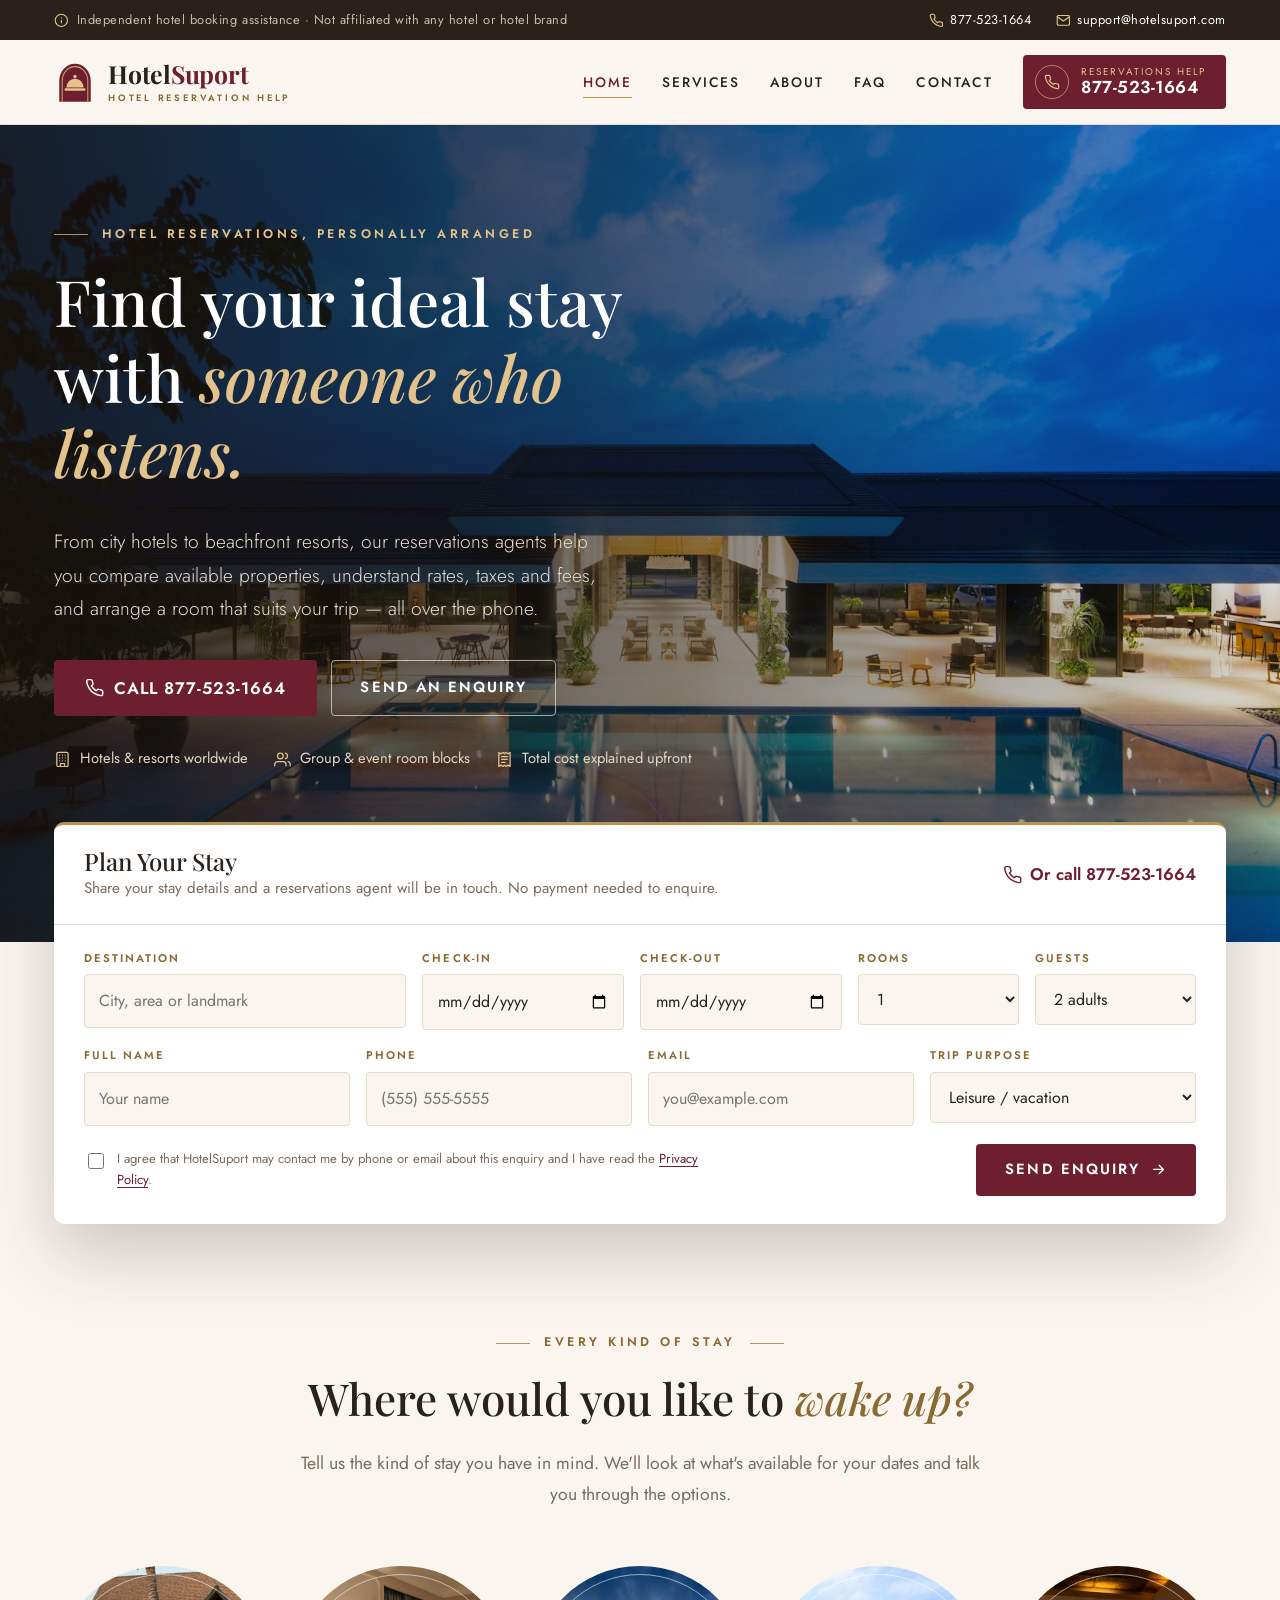
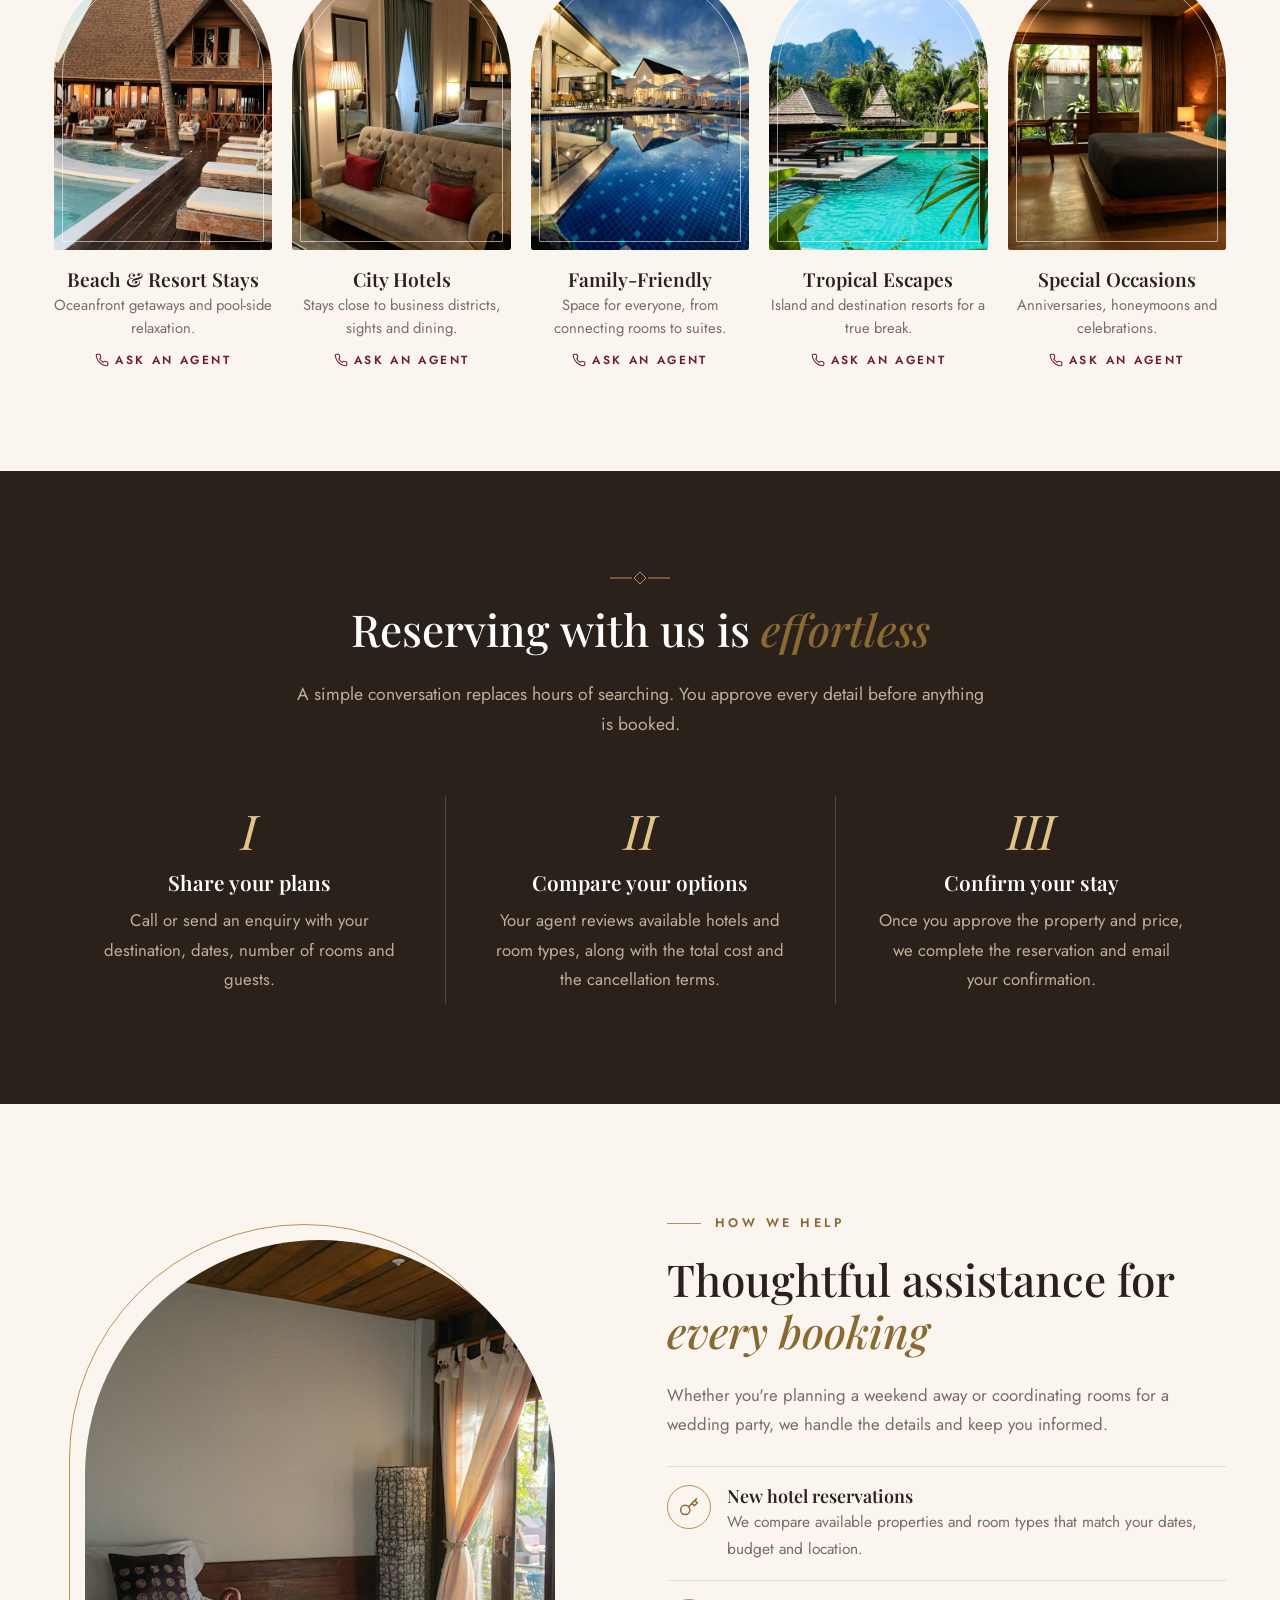
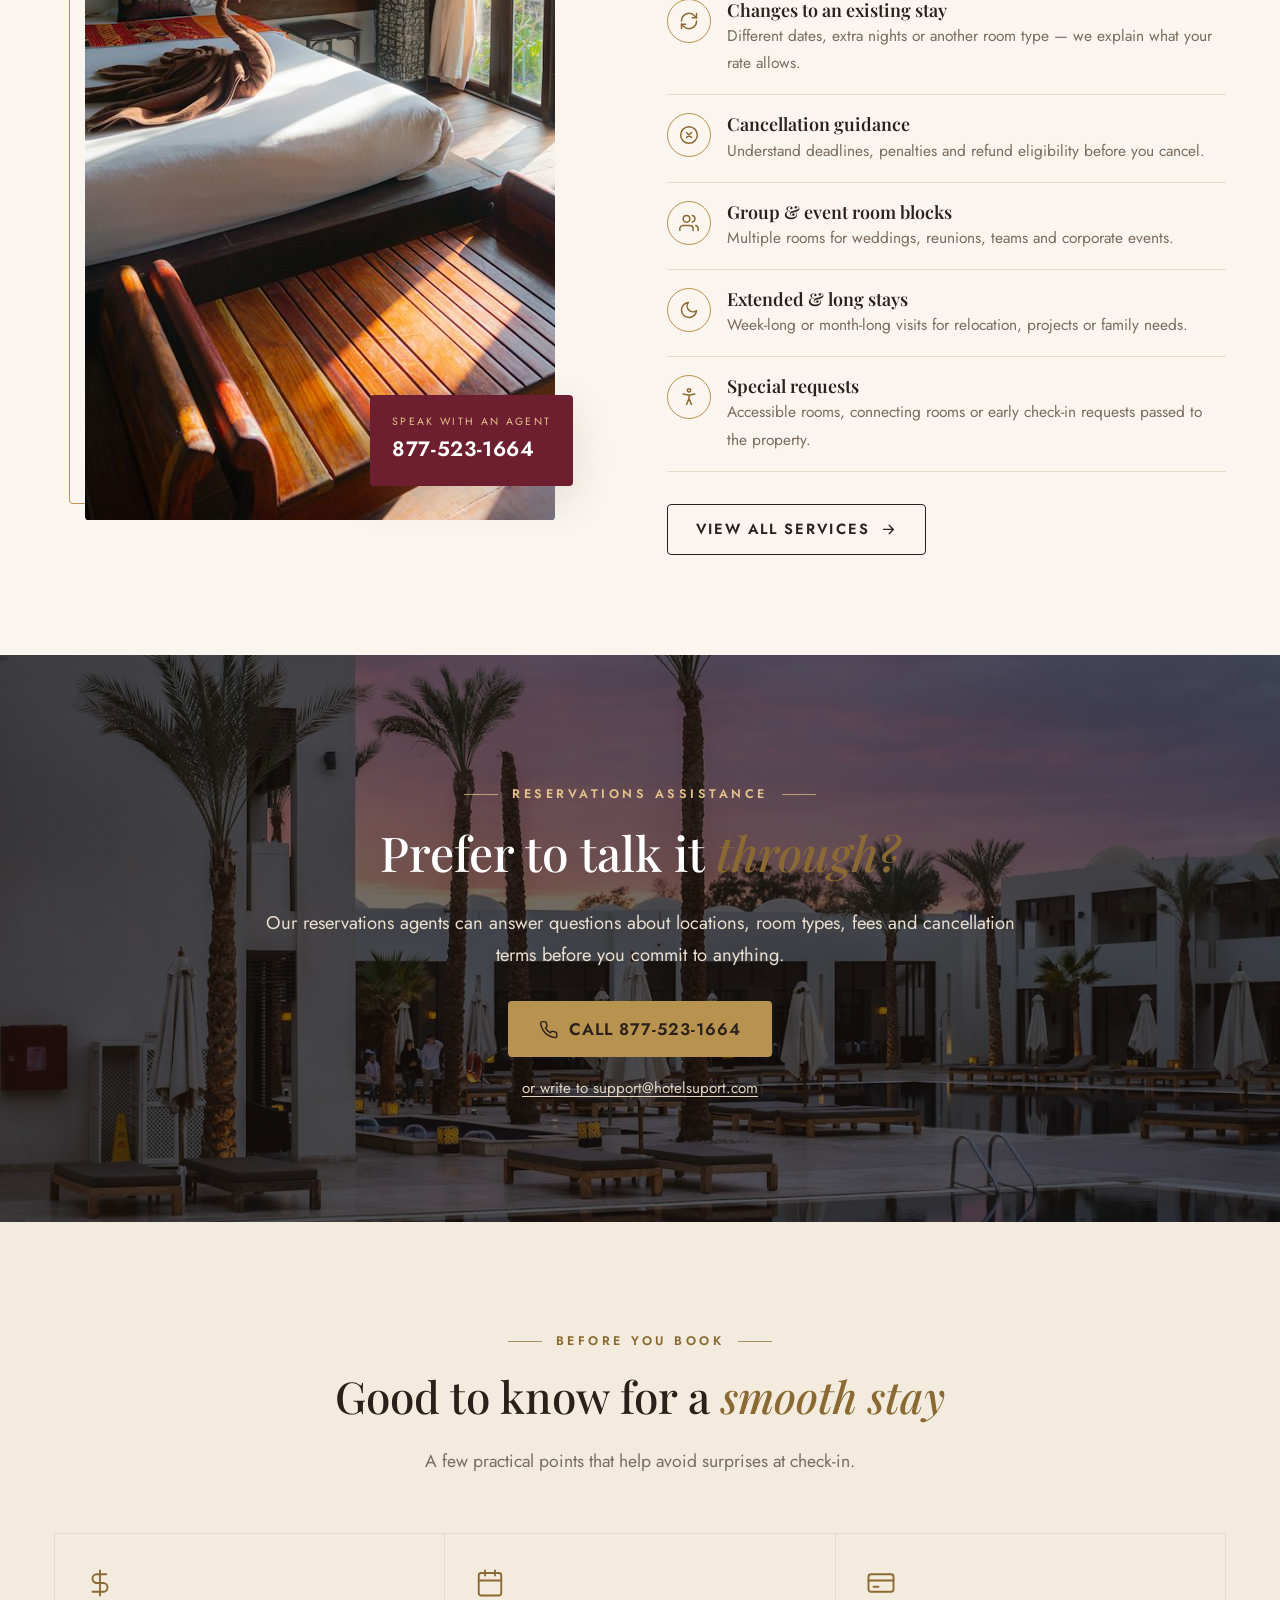
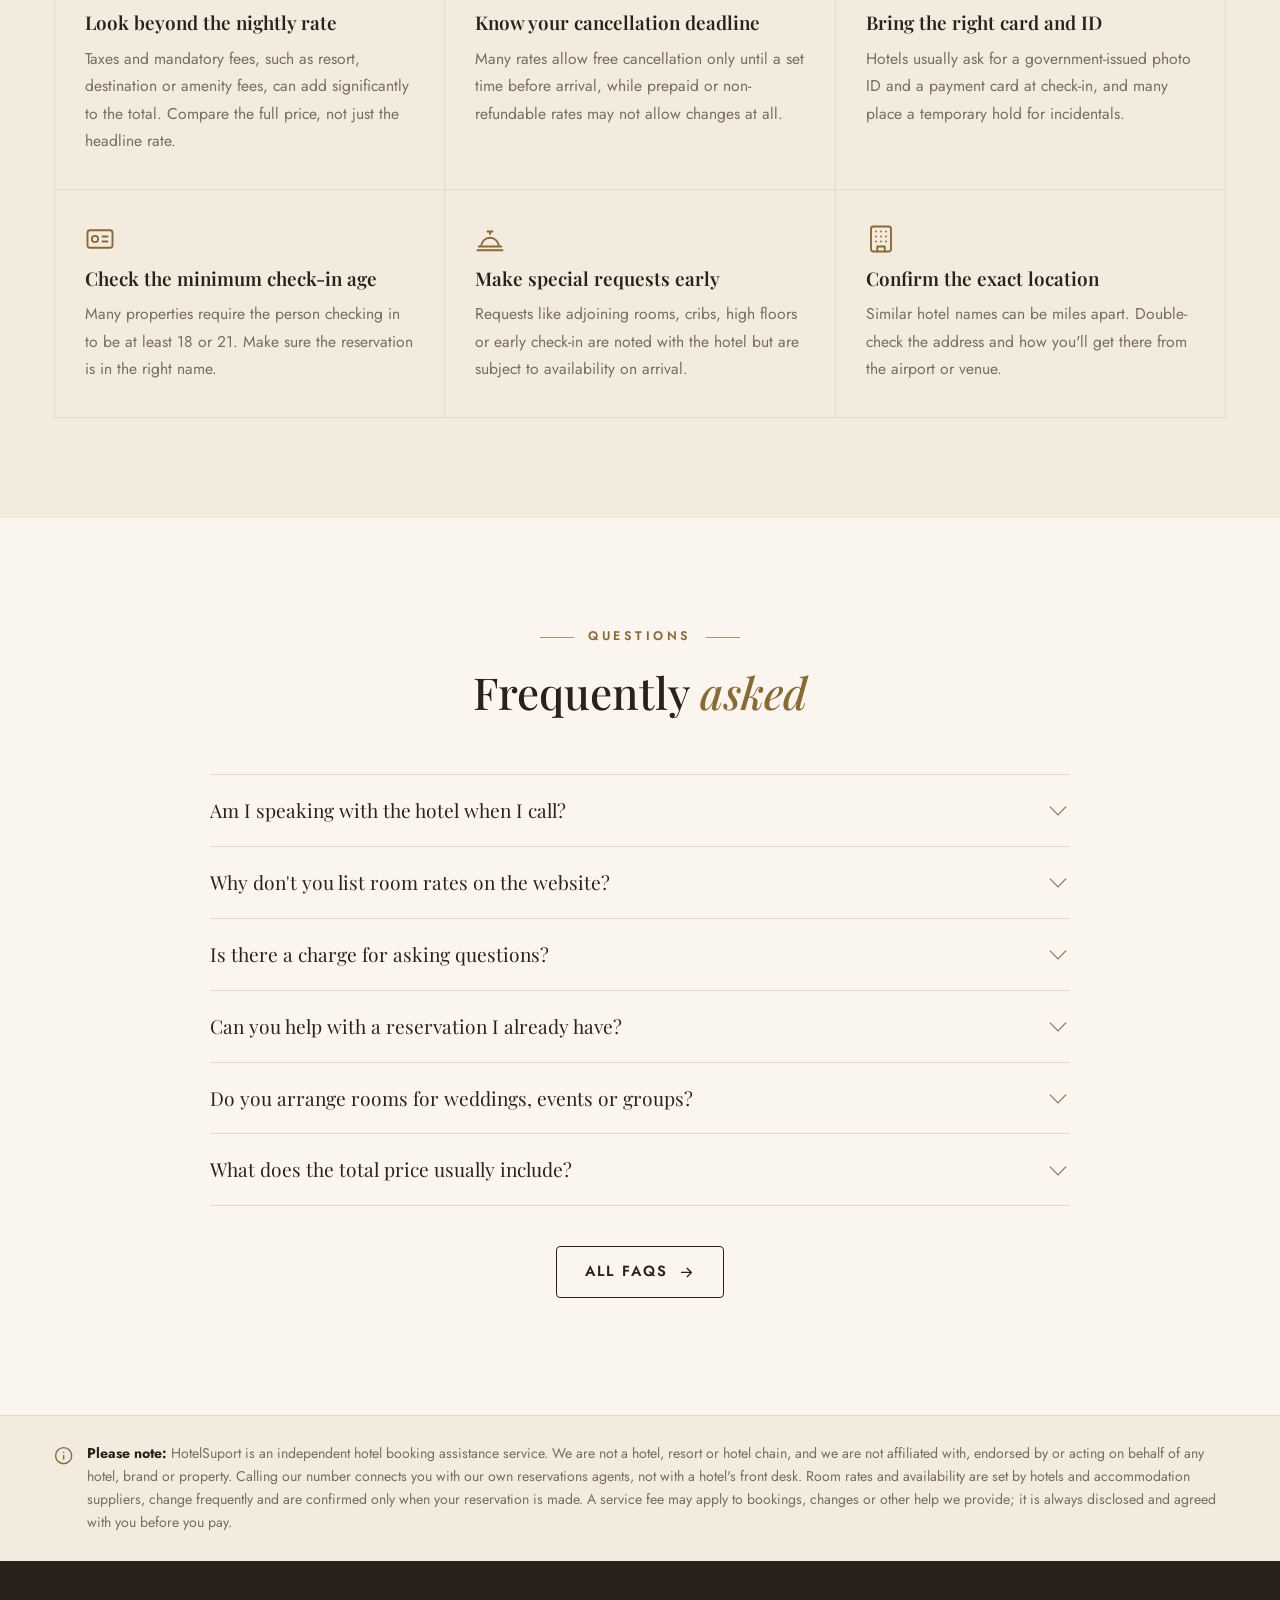
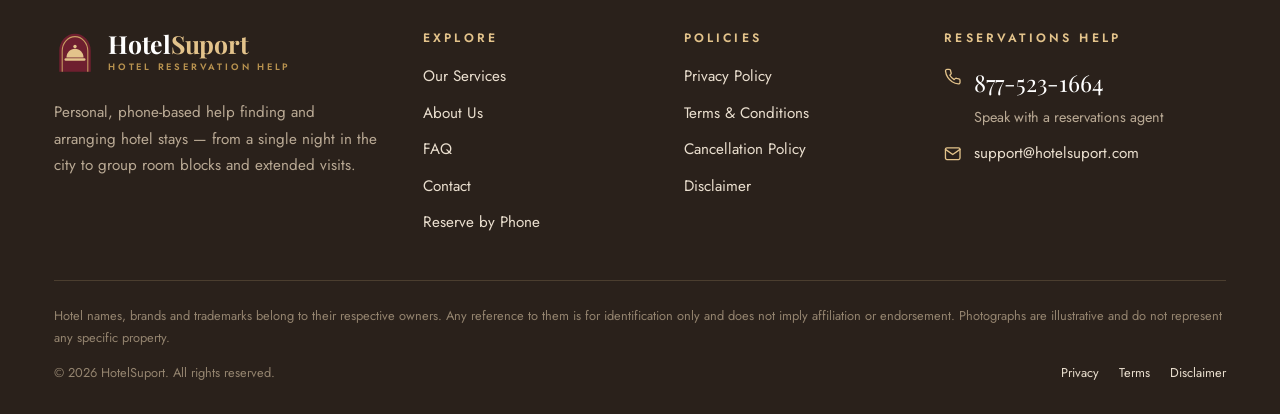
<file: index.html>
<!DOCTYPE html>
<html lang="en-US">
<head>
<meta charset="utf-8">
<meta name="viewport" content="width=device-width, initial-scale=1">
<title>Hotel Booking Help by Phone – Call 877-523-1664 | HotelSuport</title>
<meta name="description" content="Speak with a reservations agent about hotel stays, group room blocks, changes and cancellations. Call 877-523-1664 — no obligation to book.">
<meta name="robots" content="index, follow, max-image-preview:large">
<link rel="canonical" href="https://www.hotelsuport.com/">
<meta name="theme-color" content="#2A211B">
<meta name="format-detection" content="telephone=no">
<meta property="og:type" content="website">
<meta property="og:site_name" content="HotelSuport">
<meta property="og:title" content="Hotel Booking Help by Phone – Call 877-523-1664 | HotelSuport">
<meta property="og:description" content="Speak with a reservations agent about hotel stays, group room blocks, changes and cancellations. Call 877-523-1664 — no obligation to book.">
<meta property="og:url" content="https://www.hotelsuport.com/">
<meta property="og:image" content="https://www.hotelsuport.com/assets/img/og-image.png">
<meta property="og:image:width" content="1200">
<meta property="og:image:height" content="630">
<meta property="og:locale" content="en_US">
<meta name="twitter:card" content="summary_large_image">
<link rel="icon" href="assets/img/favicon.svg" type="image/svg+xml">
<link rel="icon" href="assets/img/favicon-32.png" sizes="32x32" type="image/png">
<link rel="apple-touch-icon" href="assets/img/apple-touch-icon.png">
<link rel="manifest" href="site.webmanifest">
<link rel="preload" as="image" href="assets/img/photos/hero.jpg">
<link rel="preconnect" href="https://fonts.googleapis.com">
<link rel="preconnect" href="https://fonts.gstatic.com" crossorigin>
<link rel="stylesheet" href="https://fonts.googleapis.com/css2?family=Jost:wght@300;400;500;600&family=Playfair+Display:ital,wght@0,500;0,600;0,700;1,500&display=swap">
<link rel="stylesheet" href="assets/css/styles.css">
<!-- Google tag (gtag.js) / Google Ads: paste the tracking snippet here once IDs are available. -->
<script type="application/ld+json">{"@context":"https://schema.org","@type":"TravelAgency","@id":"https://www.hotelsuport.com/#org","name":"HotelSuport","url":"https://www.hotelsuport.com/","logo":"https://www.hotelsuport.com/assets/img/logo.png","image":"https://www.hotelsuport.com/assets/img/og-image.png","telephone":"+1-877-523-1664","email":"support@hotelsuport.com","description":"Independent, phone-based hotel reservation assistance.","contactPoint":{"@type":"ContactPoint","telephone":"+1-877-523-1664","email":"support@hotelsuport.com","contactType":"reservations","areaServed":"US","availableLanguage":["English"]}}</script>
<script type="application/ld+json">{"@context":"https://schema.org","@type":"WebSite","name":"HotelSuport","url":"https://www.hotelsuport.com/","publisher":{"@id":"https://www.hotelsuport.com/#org"}}</script>
<script type="application/ld+json">{"@context":"https://schema.org","@type":"FAQPage","mainEntity":[{"@type":"Question","name":"Am I speaking with the hotel when I call?","acceptedAnswer":{"@type":"Answer","text":"No. HotelSuport is an independent hotel booking assistance service. When you call 877-523-1664, you reach our own reservations agents — not a hotel's front desk or a hotel brand's call center. We are not affiliated with any hotel or hotel brand."}},{"@type":"Question","name":"Why don't you list room rates on the website?","acceptedAnswer":{"@type":"Answer","text":"Hotel rates change daily — sometimes hourly — depending on dates, demand, room type and the rate's conditions. Rather than show prices that may already be out of date, our agents check what's actually available for your stay and share the full cost before anything is reserved."}},{"@type":"Question","name":"Is there a charge for asking questions?","acceptedAnswer":{"@type":"Answer","text":"No. Calling or sending an enquiry is free and doesn't commit you to a booking. If you choose to reserve or change a stay through us, a service fee may apply; it is always explained and agreed with you before you pay."}},{"@type":"Question","name":"Can you help with a reservation I already have?","acceptedAnswer":{"@type":"Answer","text":"In many cases, yes. Share your reservation details and we'll explain what changes or cancellations are possible. The options depend on the rate you booked and the property's own policies."}},{"@type":"Question","name":"Do you arrange rooms for weddings, events or groups?","acceptedAnswer":{"@type":"Answer","text":"Yes. We can help you request multiple rooms for groups, family gatherings, weddings, sports teams or business events. Let us know your dates and number of rooms as early as you can."}},{"@type":"Question","name":"What does the total price usually include?","acceptedAnswer":{"@type":"Answer","text":"Depending on the property and location, a hotel stay can include the room rate, taxes, and mandatory property fees such as resort or destination fees, plus optional costs like parking. We break down what's included before you decide."}}]}</script>
</head>
<body>
<a class="skip-link" href="#main">Skip to main content</a>
<div class="utility">
  <div class="container">
    <span class="u-note"><svg class="icon" viewBox="0 0 24 24" fill="none" stroke="currentColor" stroke-width="1.8" stroke-linecap="round" stroke-linejoin="round" aria-hidden="true" focusable="false"><circle cx="12" cy="12" r="10"/><path d="M12 16v-4M12 8h.01"/></svg> Independent hotel booking assistance &middot; Not affiliated with any hotel or hotel brand</span>
    <div class="u-links">
      <a href="tel:+18775231664" data-loc="utility"><svg class="icon" viewBox="0 0 24 24" fill="none" stroke="currentColor" stroke-width="1.8" stroke-linecap="round" stroke-linejoin="round" aria-hidden="true" focusable="false"><path d="M22 16.9v3a2 2 0 0 1-2.2 2 19.8 19.8 0 0 1-8.6-3.1 19.5 19.5 0 0 1-6-6A19.8 19.8 0 0 1 2.1 4.2 2 2 0 0 1 4.1 2h3a2 2 0 0 1 2 1.7c.1 1 .4 1.9.7 2.8a2 2 0 0 1-.5 2.1L8 9.9a16 16 0 0 0 6 6l1.3-1.3a2 2 0 0 1 2.1-.4c.9.3 1.8.6 2.8.7a2 2 0 0 1 1.8 2z"/></svg> 877-523-1664</a>
      <a href="mailto:support@hotelsuport.com" data-loc="utility"><svg class="icon" viewBox="0 0 24 24" fill="none" stroke="currentColor" stroke-width="1.8" stroke-linecap="round" stroke-linejoin="round" aria-hidden="true" focusable="false"><rect x="2" y="4" width="20" height="16" rx="2"/><path d="m22 6-10 7L2 6"/></svg> <span class="u-mail-txt">support@hotelsuport.com</span></a>
    </div>
  </div>
</div>
<header class="site-header">
  <div class="container header-inner">
    <a class="brand" href="index.html" aria-label="HotelSuport – Home"><svg class="brand-mark" viewBox="0 0 64 64" aria-hidden="true" focusable="false"><path d="M8 62V30C8 15.6 18.7 4 32 4s24 11.6 24 26v32z" fill="#6E1F2F"/><path d="M12.5 62V30.5C12.5 18.6 21.2 8.6 32 8.6s19.5 10 19.5 21.9V62" fill="none" stroke="#C9A063" stroke-width="1.6"/><circle cx="32" cy="23.5" r="2.6" fill="#E3C38B"/><path d="M19 40.5c0-7.4 5.8-13.4 13-13.4s13 6 13 13.4z" fill="#E3C38B"/><rect x="16" y="41.6" width="32" height="3.6" rx="1.8" fill="#E3C38B"/></svg><span class="brand-text"><span class="brand-name">Hotel<span>Suport</span></span><span class="brand-tag">HOTEL RESERVATION HELP</span></span></a>
    <nav class="main-nav" id="main-nav" aria-label="Main">
      <ul><li><a href="index.html" aria-current="page">Home</a></li><li><a href="hotel-booking-help.html">Services</a></li><li><a href="about.html">About</a></li><li><a href="faq.html">FAQ</a></li><li><a href="contact.html">Contact</a></li></ul>
    </nav>
    <a class="header-call" href="tel:+18775231664" data-loc="header"><span class="hc-ico"><svg class="" viewBox="0 0 24 24" fill="none" stroke="currentColor" stroke-width="1.8" stroke-linecap="round" stroke-linejoin="round" aria-hidden="true" focusable="false"><path d="M22 16.9v3a2 2 0 0 1-2.2 2 19.8 19.8 0 0 1-8.6-3.1 19.5 19.5 0 0 1-6-6A19.8 19.8 0 0 1 2.1 4.2 2 2 0 0 1 4.1 2h3a2 2 0 0 1 2 1.7c.1 1 .4 1.9.7 2.8a2 2 0 0 1-.5 2.1L8 9.9a16 16 0 0 0 6 6l1.3-1.3a2 2 0 0 1 2.1-.4c.9.3 1.8.6 2.8.7a2 2 0 0 1 1.8 2z"/></svg></span><span class="hc-txt"><small>Reservations help</small><strong>877-523-1664</strong></span></a>
    <button class="nav-toggle" type="button" aria-controls="main-nav" aria-expanded="false" aria-label="Open menu"><svg class="" viewBox="0 0 24 24" fill="none" stroke="currentColor" stroke-width="1.8" stroke-linecap="round" stroke-linejoin="round" aria-hidden="true" focusable="false"><path d="M3 6h18M3 12h18M3 18h18"/></svg></button>
  </div>
</header>
<main id="main">

<section class="hero on-photo">
  <img class="hero-bg" src="assets/img/photos/hero.jpg" alt="" fetchpriority="high" decoding="async">
  <div class="container">
    <div class="hero-copy">
      <span class="overline left">Hotel reservations, personally arranged</span>
      <h1>Find your ideal stay with <em>someone who listens.</em></h1>
      <p class="hero-lead">From city hotels to beachfront resorts, our reservations agents help you compare available properties, understand rates, taxes and fees, and arrange a room that suits your trip — all over the phone.</p>
      <div class="hero-actions">
        <a class="btn btn-wine btn-phone" href="tel:+18775231664" data-loc="hero"><svg class="icon" viewBox="0 0 24 24" fill="none" stroke="currentColor" stroke-width="1.8" stroke-linecap="round" stroke-linejoin="round" aria-hidden="true" focusable="false"><path d="M22 16.9v3a2 2 0 0 1-2.2 2 19.8 19.8 0 0 1-8.6-3.1 19.5 19.5 0 0 1-6-6A19.8 19.8 0 0 1 2.1 4.2 2 2 0 0 1 4.1 2h3a2 2 0 0 1 2 1.7c.1 1 .4 1.9.7 2.8a2 2 0 0 1-.5 2.1L8 9.9a16 16 0 0 0 6 6l1.3-1.3a2 2 0 0 1 2.1-.4c.9.3 1.8.6 2.8.7a2 2 0 0 1 1.8 2z"/></svg> Call 877-523-1664</a>
        <a class="btn btn-ghost" href="#enquiry">Send an Enquiry</a>
      </div>
      <ul class="hero-marks">
        <li><svg class="icon" viewBox="0 0 24 24" fill="none" stroke="currentColor" stroke-width="1.8" stroke-linecap="round" stroke-linejoin="round" aria-hidden="true" focusable="false"><rect x="4" y="2" width="16" height="20" rx="2"/><path d="M9 22v-4h6v4M8 6h.01M16 6h.01M12 6h.01M12 10h.01M12 14h.01M16 10h.01M16 14h.01M8 10h.01M8 14h.01"/></svg> Hotels &amp; resorts worldwide</li>
        <li><svg class="icon" viewBox="0 0 24 24" fill="none" stroke="currentColor" stroke-width="1.8" stroke-linecap="round" stroke-linejoin="round" aria-hidden="true" focusable="false"><path d="M17 21v-2a4 4 0 0 0-4-4H5a4 4 0 0 0-4 4v2"/><circle cx="9" cy="7" r="4"/><path d="M23 21v-2a4 4 0 0 0-3-3.9M16 3.1a4 4 0 0 1 0 7.8"/></svg> Group &amp; event room blocks</li>
        <li><svg class="icon" viewBox="0 0 24 24" fill="none" stroke="currentColor" stroke-width="1.8" stroke-linecap="round" stroke-linejoin="round" aria-hidden="true" focusable="false"><path d="M4 2v20l3-2 3 2 2-2 2 2 3-2 3 2V2l-3 2-3-2-2 2-2-2-3 2z"/><path d="M8 8h8M8 12h8M8 16h5"/></svg> Total cost explained upfront</li>
      </ul>
    </div>
  </div>
</section>

<div class="container reserve-wrap">
  <div class="reserve" id="enquiry">
  <div class="reserve-head">
    <div><h2>Plan Your Stay</h2><p>Share your stay details and a reservations agent will be in touch. No payment needed to enquire.</p></div>
    <a class="" href="tel:+18775231664" data-loc="form_head"><svg class="icon" viewBox="0 0 24 24" fill="none" stroke="currentColor" stroke-width="1.8" stroke-linecap="round" stroke-linejoin="round" aria-hidden="true" focusable="false"><path d="M22 16.9v3a2 2 0 0 1-2.2 2 19.8 19.8 0 0 1-8.6-3.1 19.5 19.5 0 0 1-6-6A19.8 19.8 0 0 1 2.1 4.2 2 2 0 0 1 4.1 2h3a2 2 0 0 1 2 1.7c.1 1 .4 1.9.7 2.8a2 2 0 0 1-.5 2.1L8 9.9a16 16 0 0 0 6 6l1.3-1.3a2 2 0 0 1 2.1-.4c.9.3 1.8.6 2.8.7a2 2 0 0 1 1.8 2z"/></svg> Or call 877-523-1664</a>
  </div>
  <form id="home-enquiry" data-enquiry data-hotel-form data-subject="Hotel enquiry" novalidate>
    <div class="row stay-row">
      <div class="field dest"><label for="home-enquiry-dest">Destination</label><input id="home-enquiry-dest" name="destination" type="text" list="destinations" placeholder="City, area or landmark" autocomplete="off" required></div>
      <div class="field"><label for="home-enquiry-in">Check-in</label><input id="home-enquiry-in" name="check_in" type="date" required></div>
      <div class="field"><label for="home-enquiry-out">Check-out</label><input id="home-enquiry-out" name="check_out" type="date" required></div>
      <div class="field"><label for="home-enquiry-rooms">Rooms</label><select id="home-enquiry-rooms" name="rooms"><option>1</option><option>2</option><option>3</option><option>4</option><option>5–9</option><option>10+ (group)</option></select></div>
      <div class="field"><label for="home-enquiry-guests">Guests</label><select id="home-enquiry-guests" name="guests"><option>1 adult</option><option selected>2 adults</option><option>2 adults + children</option><option>3 adults</option><option>4 adults</option><option>Larger party</option></select></div>
    </div>
    <div class="row guest">
      <div class="field"><label for="home-enquiry-name">Full name</label><input id="home-enquiry-name" name="name" type="text" autocomplete="name" placeholder="Your name" required></div>
      <div class="field"><label for="home-enquiry-phone">Phone</label><input id="home-enquiry-phone" name="phone" type="tel" autocomplete="tel" placeholder="(555) 555-5555" pattern="[0-9+()\-.\s]{7,20}" required></div>
      <div class="field"><label for="home-enquiry-email">Email</label><input id="home-enquiry-email" name="email" type="email" autocomplete="email" placeholder="you@example.com" required></div>
      <div class="field"><label for="home-enquiry-purpose">Trip purpose</label><select id="home-enquiry-purpose" name="purpose"><option>Leisure / vacation</option><option>Business</option><option>Family visit</option><option>Wedding or event</option><option>Group travel</option><option>Extended stay</option></select></div>
    </div>
    <div class="visually-hidden" aria-hidden="true"><label>Leave blank<input type="text" name="website" tabindex="-1" autocomplete="off"></label></div>
    <div class="reserve-foot">
      <label class="consent"><input type="checkbox" name="consent" value="yes" required><span>I agree that HotelSuport may contact me by phone or email about this enquiry and I have read the <a href="privacy-policy.html">Privacy Policy</a>.</span></label>
      <button class="btn btn-wine" type="submit">Send Enquiry <svg class="icon" viewBox="0 0 24 24" fill="none" stroke="currentColor" stroke-width="1.8" stroke-linecap="round" stroke-linejoin="round" aria-hidden="true" focusable="false"><path d="M5 12h14M13 6l6 6-6 6"/></svg></button>
    </div>
    <datalist id="destinations"></datalist>
  </form>
</div>
</div>

<section class="section">
  <div class="container">
    <div class="intro">
      <span class="overline">Every kind of stay</span>
      <h2>Where would you like to <em>wake up?</em></h2>
      <p>Tell us the kind of stay you have in mind. We'll look at what's available for your dates and talk you through the options.</p>
    </div>
    <div class="stays">
      <a class="stay" href="tel:+18775231664" data-loc="stay_type"><div class="arch"><img src="assets/img/photos/beach.jpg" alt="" loading="lazy" decoding="async" width="560" height="700"></div><h3>Beach &amp; Resort Stays</h3><p>Oceanfront getaways and pool-side relaxation.</p><span class="stay-cta"><svg class="" viewBox="0 0 24 24" fill="none" stroke="currentColor" stroke-width="1.8" stroke-linecap="round" stroke-linejoin="round" aria-hidden="true" focusable="false"><path d="M22 16.9v3a2 2 0 0 1-2.2 2 19.8 19.8 0 0 1-8.6-3.1 19.5 19.5 0 0 1-6-6A19.8 19.8 0 0 1 2.1 4.2 2 2 0 0 1 4.1 2h3a2 2 0 0 1 2 1.7c.1 1 .4 1.9.7 2.8a2 2 0 0 1-.5 2.1L8 9.9a16 16 0 0 0 6 6l1.3-1.3a2 2 0 0 1 2.1-.4c.9.3 1.8.6 2.8.7a2 2 0 0 1 1.8 2z"/></svg> Ask an agent</span></a>
      <a class="stay" href="tel:+18775231664" data-loc="stay_type"><div class="arch"><img src="assets/img/photos/city-room.jpg" alt="" loading="lazy" decoding="async" width="560" height="700"></div><h3>City Hotels</h3><p>Stays close to business districts, sights and dining.</p><span class="stay-cta"><svg class="" viewBox="0 0 24 24" fill="none" stroke="currentColor" stroke-width="1.8" stroke-linecap="round" stroke-linejoin="round" aria-hidden="true" focusable="false"><path d="M22 16.9v3a2 2 0 0 1-2.2 2 19.8 19.8 0 0 1-8.6-3.1 19.5 19.5 0 0 1-6-6A19.8 19.8 0 0 1 2.1 4.2 2 2 0 0 1 4.1 2h3a2 2 0 0 1 2 1.7c.1 1 .4 1.9.7 2.8a2 2 0 0 1-.5 2.1L8 9.9a16 16 0 0 0 6 6l1.3-1.3a2 2 0 0 1 2.1-.4c.9.3 1.8.6 2.8.7a2 2 0 0 1 1.8 2z"/></svg> Ask an agent</span></a>
      <a class="stay" href="tel:+18775231664" data-loc="stay_type"><div class="arch"><img src="assets/img/photos/family.jpg" alt="" loading="lazy" decoding="async" width="560" height="700"></div><h3>Family-Friendly</h3><p>Space for everyone, from connecting rooms to suites.</p><span class="stay-cta"><svg class="" viewBox="0 0 24 24" fill="none" stroke="currentColor" stroke-width="1.8" stroke-linecap="round" stroke-linejoin="round" aria-hidden="true" focusable="false"><path d="M22 16.9v3a2 2 0 0 1-2.2 2 19.8 19.8 0 0 1-8.6-3.1 19.5 19.5 0 0 1-6-6A19.8 19.8 0 0 1 2.1 4.2 2 2 0 0 1 4.1 2h3a2 2 0 0 1 2 1.7c.1 1 .4 1.9.7 2.8a2 2 0 0 1-.5 2.1L8 9.9a16 16 0 0 0 6 6l1.3-1.3a2 2 0 0 1 2.1-.4c.9.3 1.8.6 2.8.7a2 2 0 0 1 1.8 2z"/></svg> Ask an agent</span></a>
      <a class="stay" href="tel:+18775231664" data-loc="stay_type"><div class="arch"><img src="assets/img/photos/resort.jpg" alt="" loading="lazy" decoding="async" width="560" height="700"></div><h3>Tropical Escapes</h3><p>Island and destination resorts for a true break.</p><span class="stay-cta"><svg class="" viewBox="0 0 24 24" fill="none" stroke="currentColor" stroke-width="1.8" stroke-linecap="round" stroke-linejoin="round" aria-hidden="true" focusable="false"><path d="M22 16.9v3a2 2 0 0 1-2.2 2 19.8 19.8 0 0 1-8.6-3.1 19.5 19.5 0 0 1-6-6A19.8 19.8 0 0 1 2.1 4.2 2 2 0 0 1 4.1 2h3a2 2 0 0 1 2 1.7c.1 1 .4 1.9.7 2.8a2 2 0 0 1-.5 2.1L8 9.9a16 16 0 0 0 6 6l1.3-1.3a2 2 0 0 1 2.1-.4c.9.3 1.8.6 2.8.7a2 2 0 0 1 1.8 2z"/></svg> Ask an agent</span></a>
      <a class="stay" href="tel:+18775231664" data-loc="stay_type"><div class="arch"><img src="assets/img/photos/suite.jpg" alt="" loading="lazy" decoding="async" width="560" height="700"></div><h3>Special Occasions</h3><p>Anniversaries, honeymoons and celebrations.</p><span class="stay-cta"><svg class="" viewBox="0 0 24 24" fill="none" stroke="currentColor" stroke-width="1.8" stroke-linecap="round" stroke-linejoin="round" aria-hidden="true" focusable="false"><path d="M22 16.9v3a2 2 0 0 1-2.2 2 19.8 19.8 0 0 1-8.6-3.1 19.5 19.5 0 0 1-6-6A19.8 19.8 0 0 1 2.1 4.2 2 2 0 0 1 4.1 2h3a2 2 0 0 1 2 1.7c.1 1 .4 1.9.7 2.8a2 2 0 0 1-.5 2.1L8 9.9a16 16 0 0 0 6 6l1.3-1.3a2 2 0 0 1 2.1-.4c.9.3 1.8.6 2.8.7a2 2 0 0 1 1.8 2z"/></svg> Ask an agent</span></a>
    </div>
  </div>
</section>

<section class="section bg-dark">
  <div class="container">
    <div class="intro">
      <div class="ornament" aria-hidden="true"><svg viewBox="0 0 60 14" fill="none" stroke="currentColor" stroke-width="1"><path d="M0 7h22M38 7h22"/><path d="M30 1l6 6-6 6-6-6z"/></svg></div>
      <h2>Reserving with us is <em>effortless</em></h2>
      <p>A simple conversation replaces hours of searching. You approve every detail before anything is booked.</p>
    </div>
    <ol class="steps">
      <li><span class="roman">I</span><h3>Share your plans</h3><p>Call or send an enquiry with your destination, dates, number of rooms and guests.</p></li>
      <li><span class="roman">II</span><h3>Compare your options</h3><p>Your agent reviews available hotels and room types, along with the total cost and the cancellation terms.</p></li>
      <li><span class="roman">III</span><h3>Confirm your stay</h3><p>Once you approve the property and price, we complete the reservation and email your confirmation.</p></li>
    </ol>
  </div>
</section>

<section class="section">
  <div class="container split">
    <div class="arch-frame">
      <img src="assets/img/photos/room.jpg" alt="Elegant hotel bedroom with large windows" loading="lazy" decoding="async" width="800" height="880">
      <a class="badge" href="tel:+18775231664" data-loc="arch_badge"><small>Speak with an agent</small><strong>877-523-1664</strong></a>
    </div>
    <div>
      <span class="overline left">How we help</span>
      <h2>Thoughtful assistance for <em>every booking</em></h2>
      <p class="muted">Whether you're planning a weekend away or coordinating rooms for a wedding party, we handle the details and keep you informed.</p>
      <ul class="services-list">
        <li><span class="sl-ico"><svg class="" viewBox="0 0 24 24" fill="none" stroke="currentColor" stroke-width="1.8" stroke-linecap="round" stroke-linejoin="round" aria-hidden="true" focusable="false"><circle cx="7.5" cy="15.5" r="5.5"/><path d="m21 2-9.6 9.6M15.5 7.5l3 3L22 7l-3-3"/></svg></span><div><h3>New hotel reservations</h3><p>We compare available properties and room types that match your dates, budget and location.</p></div></li>
        <li><span class="sl-ico"><svg class="" viewBox="0 0 24 24" fill="none" stroke="currentColor" stroke-width="1.8" stroke-linecap="round" stroke-linejoin="round" aria-hidden="true" focusable="false"><path d="M21 12a9 9 0 0 1-15.5 6.3L3 16"/><path d="M3 12a9 9 0 0 1 15.5-6.3L21 8"/><path d="M21 3v5h-5M3 21v-5h5"/></svg></span><div><h3>Changes to an existing stay</h3><p>Different dates, extra nights or another room type — we explain what your rate allows.</p></div></li>
        <li><span class="sl-ico"><svg class="" viewBox="0 0 24 24" fill="none" stroke="currentColor" stroke-width="1.8" stroke-linecap="round" stroke-linejoin="round" aria-hidden="true" focusable="false"><circle cx="12" cy="12" r="10"/><path d="m15 9-6 6M9 9l6 6"/></svg></span><div><h3>Cancellation guidance</h3><p>Understand deadlines, penalties and refund eligibility before you cancel.</p></div></li>
        <li><span class="sl-ico"><svg class="" viewBox="0 0 24 24" fill="none" stroke="currentColor" stroke-width="1.8" stroke-linecap="round" stroke-linejoin="round" aria-hidden="true" focusable="false"><path d="M17 21v-2a4 4 0 0 0-4-4H5a4 4 0 0 0-4 4v2"/><circle cx="9" cy="7" r="4"/><path d="M23 21v-2a4 4 0 0 0-3-3.9M16 3.1a4 4 0 0 1 0 7.8"/></svg></span><div><h3>Group &amp; event room blocks</h3><p>Multiple rooms for weddings, reunions, teams and corporate events.</p></div></li>
        <li><span class="sl-ico"><svg class="" viewBox="0 0 24 24" fill="none" stroke="currentColor" stroke-width="1.8" stroke-linecap="round" stroke-linejoin="round" aria-hidden="true" focusable="false"><path d="M21 12.8A9 9 0 1 1 11.2 3a7 7 0 0 0 9.8 9.8z"/></svg></span><div><h3>Extended &amp; long stays</h3><p>Week-long or month-long visits for relocation, projects or family needs.</p></div></li>
        <li><span class="sl-ico"><svg class="" viewBox="0 0 24 24" fill="none" stroke="currentColor" stroke-width="1.8" stroke-linecap="round" stroke-linejoin="round" aria-hidden="true" focusable="false"><circle cx="12" cy="4" r="2"/><path d="M19 8.5 12 10 5 8.5M12 10v4l-3 7M12 14l3 7"/></svg></span><div><h3>Special requests</h3><p>Accessible rooms, connecting rooms or early check-in requests passed to the property.</p></div></li>
      </ul>
      <a class="btn btn-outline" href="hotel-booking-help.html">View All Services <svg class="icon" viewBox="0 0 24 24" fill="none" stroke="currentColor" stroke-width="1.8" stroke-linecap="round" stroke-linejoin="round" aria-hidden="true" focusable="false"><path d="M5 12h14M13 6l6 6-6 6"/></svg></a>
    </div>
  </div>
</section>

<section class="photo-band on-photo">
  <img src="assets/img/photos/dusk.jpg" alt="" loading="lazy" decoding="async">
  <div class="container">
    <span class="overline">Reservations assistance</span>
    <h2>Prefer to talk it <em>through?</em></h2>
    <p>Our reservations agents can answer questions about locations, room types, fees and cancellation terms before you commit to anything.</p>
    <div class="pb-actions"><a class="btn btn-brass btn-phone" href="tel:+18775231664" data-loc="photo_band"><svg class="icon" viewBox="0 0 24 24" fill="none" stroke="currentColor" stroke-width="1.8" stroke-linecap="round" stroke-linejoin="round" aria-hidden="true" focusable="false"><path d="M22 16.9v3a2 2 0 0 1-2.2 2 19.8 19.8 0 0 1-8.6-3.1 19.5 19.5 0 0 1-6-6A19.8 19.8 0 0 1 2.1 4.2 2 2 0 0 1 4.1 2h3a2 2 0 0 1 2 1.7c.1 1 .4 1.9.7 2.8a2 2 0 0 1-.5 2.1L8 9.9a16 16 0 0 0 6 6l1.3-1.3a2 2 0 0 1 2.1-.4c.9.3 1.8.6 2.8.7a2 2 0 0 1 1.8 2z"/></svg> Call 877-523-1664</a></div>
    <a class="pb-mail" href="mailto:support@hotelsuport.com" data-loc="photo_band">or write to support@hotelsuport.com</a>
  </div>
</section>

<section class="section bg-cream">
  <div class="container">
    <div class="intro">
      <span class="overline">Before you book</span>
      <h2>Good to know for a <em>smooth stay</em></h2>
      <p>A few practical points that help avoid surprises at check-in.</p>
    </div>
    <div class="tips">
      <div class="tip"><div class="t-ico"><svg class="" viewBox="0 0 24 24" fill="none" stroke="currentColor" stroke-width="1.8" stroke-linecap="round" stroke-linejoin="round" aria-hidden="true" focusable="false"><path d="M12 2v20M17 5H9.5a3.5 3.5 0 0 0 0 7h5a3.5 3.5 0 0 1 0 7H6"/></svg></div><h3>Look beyond the nightly rate</h3><p>Taxes and mandatory fees, such as resort, destination or amenity fees, can add significantly to the total. Compare the full price, not just the headline rate.</p></div>
      <div class="tip"><div class="t-ico"><svg class="" viewBox="0 0 24 24" fill="none" stroke="currentColor" stroke-width="1.8" stroke-linecap="round" stroke-linejoin="round" aria-hidden="true" focusable="false"><rect x="3" y="4" width="18" height="18" rx="2"/><path d="M16 2v4M8 2v4M3 10h18"/></svg></div><h3>Know your cancellation deadline</h3><p>Many rates allow free cancellation only until a set time before arrival, while prepaid or non-refundable rates may not allow changes at all.</p></div>
      <div class="tip"><div class="t-ico"><svg class="" viewBox="0 0 24 24" fill="none" stroke="currentColor" stroke-width="1.8" stroke-linecap="round" stroke-linejoin="round" aria-hidden="true" focusable="false"><rect x="2" y="5" width="20" height="14" rx="2"/><path d="M2 10h20M6 15h4"/></svg></div><h3>Bring the right card and ID</h3><p>Hotels usually ask for a government-issued photo ID and a payment card at check-in, and many place a temporary hold for incidentals.</p></div>
      <div class="tip"><div class="t-ico"><svg class="" viewBox="0 0 24 24" fill="none" stroke="currentColor" stroke-width="1.8" stroke-linecap="round" stroke-linejoin="round" aria-hidden="true" focusable="false"><rect x="2" y="5" width="20" height="14" rx="2"/><circle cx="8" cy="12" r="2.5"/><path d="M14 10h4M14 14h4"/></svg></div><h3>Check the minimum check-in age</h3><p>Many properties require the person checking in to be at least 18 or 21. Make sure the reservation is in the right name.</p></div>
      <div class="tip"><div class="t-ico"><svg class="" viewBox="0 0 24 24" fill="none" stroke="currentColor" stroke-width="1.8" stroke-linecap="round" stroke-linejoin="round" aria-hidden="true" focusable="false"><path d="M3 18h18M5 18a7 7 0 0 1 14 0M12 8V6M10 6h4M2 21h20"/></svg></div><h3>Make special requests early</h3><p>Requests like adjoining rooms, cribs, high floors or early check-in are noted with the hotel but are subject to availability on arrival.</p></div>
      <div class="tip"><div class="t-ico"><svg class="" viewBox="0 0 24 24" fill="none" stroke="currentColor" stroke-width="1.8" stroke-linecap="round" stroke-linejoin="round" aria-hidden="true" focusable="false"><rect x="4" y="2" width="16" height="20" rx="2"/><path d="M9 22v-4h6v4M8 6h.01M16 6h.01M12 6h.01M12 10h.01M12 14h.01M16 10h.01M16 14h.01M8 10h.01M8 14h.01"/></svg></div><h3>Confirm the exact location</h3><p>Similar hotel names can be miles apart. Double-check the address and how you'll get there from the airport or venue.</p></div>
    </div>
  </div>
</section>

<section class="section" id="faq">
  <div class="container">
    <div class="intro">
      <span class="overline">Questions</span>
      <h2>Frequently <em>asked</em></h2>
    </div>
    <div class="faq-list">
      <details class="faq"><summary>Am I speaking with the hotel when I call?</summary><div class="faq-body"><p>No. HotelSuport is an independent hotel booking assistance service. When you call <a href="tel:+18775231664" data-loc="faq">877-523-1664</a>, you reach our own reservations agents — not a hotel's front desk or a hotel brand's call center. We are not affiliated with any hotel or hotel brand.</p></div></details>
<details class="faq"><summary>Why don't you list room rates on the website?</summary><div class="faq-body"><p>Hotel rates change daily — sometimes hourly — depending on dates, demand, room type and the rate's conditions. Rather than show prices that may already be out of date, our agents check what's actually available for your stay and share the full cost before anything is reserved.</p></div></details>
<details class="faq"><summary>Is there a charge for asking questions?</summary><div class="faq-body"><p>No. Calling or sending an enquiry is free and doesn't commit you to a booking. If you choose to reserve or change a stay through us, a service fee may apply; it is always explained and agreed with you before you pay.</p></div></details>
<details class="faq"><summary>Can you help with a reservation I already have?</summary><div class="faq-body"><p>In many cases, yes. Share your reservation details and we'll explain what changes or cancellations are possible. The options depend on the rate you booked and the property's own policies.</p></div></details>
<details class="faq"><summary>Do you arrange rooms for weddings, events or groups?</summary><div class="faq-body"><p>Yes. We can help you request multiple rooms for groups, family gatherings, weddings, sports teams or business events. Let us know your dates and number of rooms as early as you can.</p></div></details>
<details class="faq"><summary>What does the total price usually include?</summary><div class="faq-body"><p>Depending on the property and location, a hotel stay can include the room rate, taxes, and mandatory property fees such as resort or destination fees, plus optional costs like parking. We break down what's included before you decide.</p></div></details>
      <p class="center" style="margin-top:40px"><a class="btn btn-outline" href="faq.html">All FAQs <svg class="icon" viewBox="0 0 24 24" fill="none" stroke="currentColor" stroke-width="1.8" stroke-linecap="round" stroke-linejoin="round" aria-hidden="true" focusable="false"><path d="M5 12h14M13 6l6 6-6 6"/></svg></a></p>
    </div>
  </div>
</section>

</main>
<section class="disclose" aria-label="Disclosure"><div class="container"><svg class="icon" viewBox="0 0 24 24" fill="none" stroke="currentColor" stroke-width="1.8" stroke-linecap="round" stroke-linejoin="round" aria-hidden="true" focusable="false"><circle cx="12" cy="12" r="10"/><path d="M12 16v-4M12 8h.01"/></svg><p><strong>Please note:</strong> HotelSuport is an independent hotel booking assistance service. We are not a hotel, resort or hotel chain, and we are not affiliated with, endorsed by or acting on behalf of any hotel, brand or property. Calling our number connects you with our own reservations agents, not with a hotel's front desk. Room rates and availability are set by hotels and accommodation suppliers, change frequently and are confirmed only when your reservation is made. A service fee may apply to bookings, changes or other help we provide; it is always disclosed and agreed with you before you pay.</p></div></section>
<footer class="site-footer">
  <div class="container">
    <div class="foot-grid">
      <div class="foot-about"><a class="brand" href="index.html" aria-label="HotelSuport – Home"><svg class="brand-mark" viewBox="0 0 64 64" aria-hidden="true" focusable="false"><path d="M8 62V30C8 15.6 18.7 4 32 4s24 11.6 24 26v32z" fill="#6E1F2F"/><path d="M12.5 62V30.5C12.5 18.6 21.2 8.6 32 8.6s19.5 10 19.5 21.9V62" fill="none" stroke="#C9A063" stroke-width="1.6"/><circle cx="32" cy="23.5" r="2.6" fill="#E3C38B"/><path d="M19 40.5c0-7.4 5.8-13.4 13-13.4s13 6 13 13.4z" fill="#E3C38B"/><rect x="16" y="41.6" width="32" height="3.6" rx="1.8" fill="#E3C38B"/></svg><span class="brand-text"><span class="brand-name">Hotel<span>Suport</span></span><span class="brand-tag">HOTEL RESERVATION HELP</span></span></a><p>Personal, phone-based help finding and arranging hotel stays — from a single night in the city to group room blocks and extended visits.</p></div>
      <div><h2>Explore</h2><ul>
        <li><a href="hotel-booking-help.html">Our Services</a></li>
        <li><a href="about.html">About Us</a></li>
        <li><a href="faq.html">FAQ</a></li>
        <li><a href="contact.html">Contact</a></li>
        <li><a href="reserve-by-phone.html">Reserve by Phone</a></li>
      </ul></div>
      <div><h2>Policies</h2><ul>
        <li><a href="privacy-policy.html">Privacy Policy</a></li>
        <li><a href="terms-and-conditions.html">Terms &amp; Conditions</a></li>
        <li><a href="cancellation-policy.html">Cancellation Policy</a></li>
        <li><a href="disclaimer.html">Disclaimer</a></li>
      </ul></div>
      <div><h2>Reservations Help</h2><ul class="foot-contact">
        <li><svg class="icon" viewBox="0 0 24 24" fill="none" stroke="currentColor" stroke-width="1.8" stroke-linecap="round" stroke-linejoin="round" aria-hidden="true" focusable="false"><path d="M22 16.9v3a2 2 0 0 1-2.2 2 19.8 19.8 0 0 1-8.6-3.1 19.5 19.5 0 0 1-6-6A19.8 19.8 0 0 1 2.1 4.2 2 2 0 0 1 4.1 2h3a2 2 0 0 1 2 1.7c.1 1 .4 1.9.7 2.8a2 2 0 0 1-.5 2.1L8 9.9a16 16 0 0 0 6 6l1.3-1.3a2 2 0 0 1 2.1-.4c.9.3 1.8.6 2.8.7a2 2 0 0 1 1.8 2z"/></svg><div><a class="foot-phone" href="tel:+18775231664" data-loc="footer">877-523-1664</a><br><span class="small">Speak with a reservations agent</span></div></li>
        <li><svg class="icon" viewBox="0 0 24 24" fill="none" stroke="currentColor" stroke-width="1.8" stroke-linecap="round" stroke-linejoin="round" aria-hidden="true" focusable="false"><rect x="2" y="4" width="20" height="16" rx="2"/><path d="m22 6-10 7L2 6"/></svg><a href="mailto:support@hotelsuport.com" data-loc="footer">support@hotelsuport.com</a></li>
      </ul></div>
    </div>
    <div class="foot-legal">
      <p>Hotel names, brands and trademarks belong to their respective owners. Any reference to them is for identification only and does not imply affiliation or endorsement. Photographs are illustrative and do not represent any specific property.</p>
      <div class="foot-bottom">
        <span>&copy; <span data-year>2026</span> HotelSuport. All rights reserved.</span>
        <ul><li><a href="privacy-policy.html">Privacy</a></li><li><a href="terms-and-conditions.html">Terms</a></li><li><a href="disclaimer.html">Disclaimer</a></li></ul>
      </div>
    </div>
  </div>
</footer>

<div class="callbar" role="region" aria-label="Quick contact">
  <a class="cb-call" href="tel:+18775231664" data-loc="mobile_bar"><svg class="icon" viewBox="0 0 24 24" fill="none" stroke="currentColor" stroke-width="1.8" stroke-linecap="round" stroke-linejoin="round" aria-hidden="true" focusable="false"><path d="M22 16.9v3a2 2 0 0 1-2.2 2 19.8 19.8 0 0 1-8.6-3.1 19.5 19.5 0 0 1-6-6A19.8 19.8 0 0 1 2.1 4.2 2 2 0 0 1 4.1 2h3a2 2 0 0 1 2 1.7c.1 1 .4 1.9.7 2.8a2 2 0 0 1-.5 2.1L8 9.9a16 16 0 0 0 6 6l1.3-1.3a2 2 0 0 1 2.1-.4c.9.3 1.8.6 2.8.7a2 2 0 0 1 1.8 2z"/></svg> Call 877-523-1664</a>
  <a class="cb-mail" href="mailto:support@hotelsuport.com" data-loc="mobile_bar" aria-label="Email us"><svg class="icon" viewBox="0 0 24 24" fill="none" stroke="currentColor" stroke-width="1.8" stroke-linecap="round" stroke-linejoin="round" aria-hidden="true" focusable="false"><rect x="2" y="4" width="20" height="16" rx="2"/><path d="m22 6-10 7L2 6"/></svg></a>
</div>

<div class="modal" id="form-modal" aria-hidden="true" role="dialog" aria-modal="true" aria-labelledby="modal-title">
  <div class="modal-backdrop" data-close></div>
  <div class="modal-dialog">
    <button class="modal-close" type="button" data-close aria-label="Close"><svg class="" viewBox="0 0 24 24" fill="none" stroke="currentColor" stroke-width="1.8" stroke-linecap="round" stroke-linejoin="round" aria-hidden="true" focusable="false"><path d="M18 6 6 18M6 6l12 12"/></svg></button>
    <div class="m-ico m-ok"><svg class="" viewBox="0 0 24 24" fill="none" stroke="currentColor" stroke-width="1.8" stroke-linecap="round" stroke-linejoin="round" aria-hidden="true" focusable="false"><path d="M20 6 9 17l-5-5"/></svg></div>
    <div class="m-ico m-warn"><svg class="" viewBox="0 0 24 24" fill="none" stroke="currentColor" stroke-width="1.8" stroke-linecap="round" stroke-linejoin="round" aria-hidden="true" focusable="false"><circle cx="12" cy="12" r="10"/><path d="M12 16v-4M12 8h.01"/></svg></div>
    <h2 id="modal-title" data-modal-title>Enquiry received</h2>
    <p data-modal-note>Thank you. A reservations agent will contact you about your stay.</p>
    <a class="btn btn-wine btn-block" href="tel:+18775231664" data-loc="modal"><svg class="icon" viewBox="0 0 24 24" fill="none" stroke="currentColor" stroke-width="1.8" stroke-linecap="round" stroke-linejoin="round" aria-hidden="true" focusable="false"><path d="M22 16.9v3a2 2 0 0 1-2.2 2 19.8 19.8 0 0 1-8.6-3.1 19.5 19.5 0 0 1-6-6A19.8 19.8 0 0 1 2.1 4.2 2 2 0 0 1 4.1 2h3a2 2 0 0 1 2 1.7c.1 1 .4 1.9.7 2.8a2 2 0 0 1-.5 2.1L8 9.9a16 16 0 0 0 6 6l1.3-1.3a2 2 0 0 1 2.1-.4c.9.3 1.8.6 2.8.7a2 2 0 0 1 1.8 2z"/></svg> Call 877-523-1664</a>
    <a class="btn btn-outline btn-block m-email" href="mailto:support@hotelsuport.com" data-loc="modal"><svg class="icon" viewBox="0 0 24 24" fill="none" stroke="currentColor" stroke-width="1.8" stroke-linecap="round" stroke-linejoin="round" aria-hidden="true" focusable="false"><rect x="2" y="4" width="20" height="16" rx="2"/><path d="m22 6-10 7L2 6"/></svg> Email us instead</a>
  </div>
</div>
<script src="assets/js/main.js" defer></script>
</body>
</html>
</file>
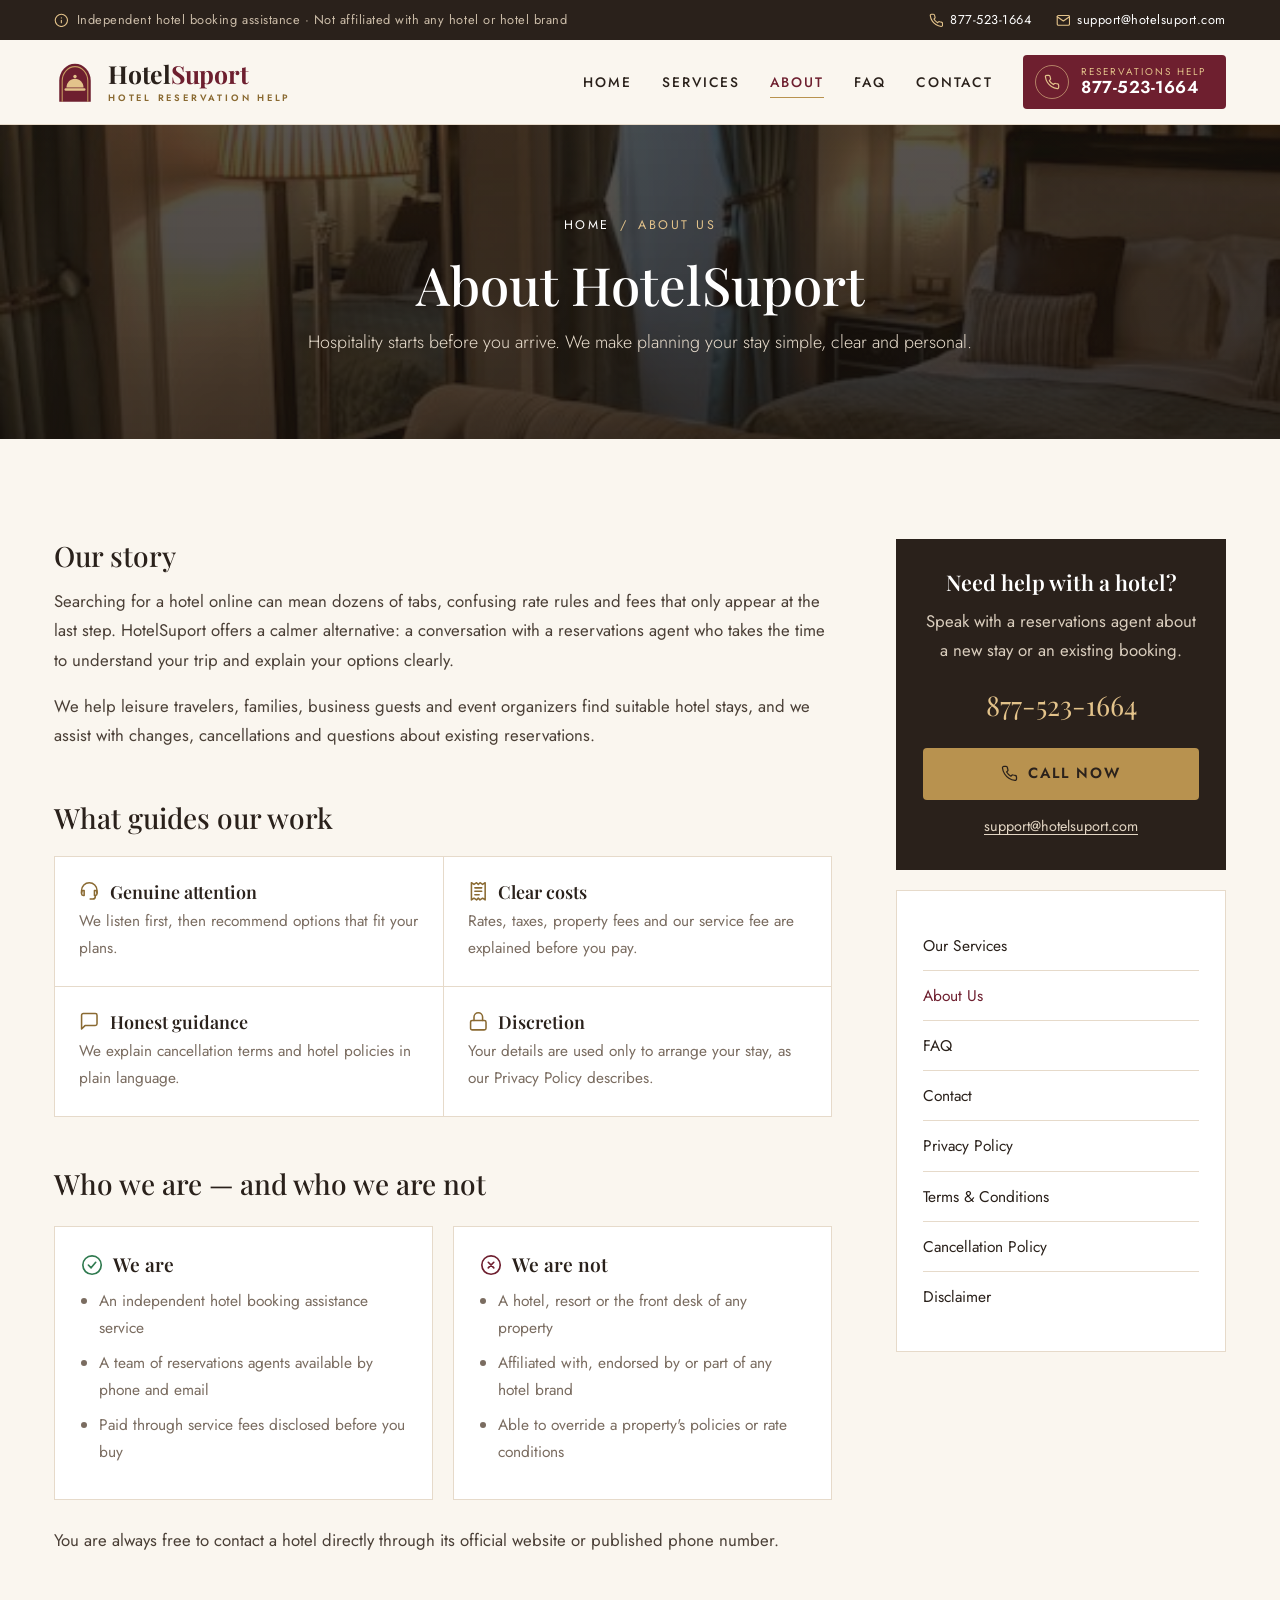
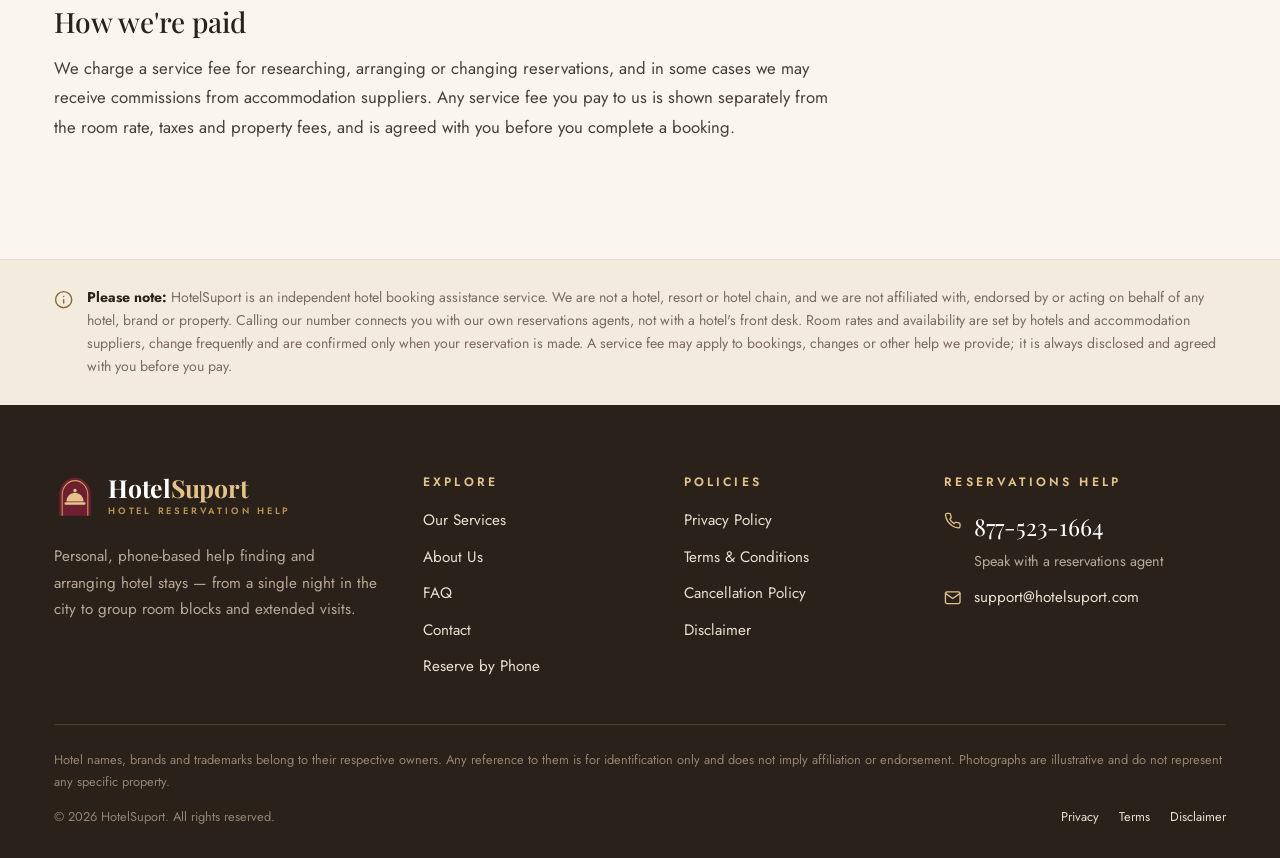
<file: about.html>
<!DOCTYPE html>
<html lang="en-US">
<head>
<meta charset="utf-8">
<meta name="viewport" content="width=device-width, initial-scale=1">
<title>About Us – Independent Hotel Reservation Assistance | HotelSuport</title>
<meta name="description" content="Learn about HotelSuport, an independent service helping travelers find and arrange hotel stays by phone.">
<meta name="robots" content="index, follow, max-image-preview:large">
<link rel="canonical" href="https://www.hotelsuport.com/about.html">
<meta name="theme-color" content="#2A211B">
<meta name="format-detection" content="telephone=no">
<meta property="og:type" content="website">
<meta property="og:site_name" content="HotelSuport">
<meta property="og:title" content="About Us – Independent Hotel Reservation Assistance | HotelSuport">
<meta property="og:description" content="Learn about HotelSuport, an independent service helping travelers find and arrange hotel stays by phone.">
<meta property="og:url" content="https://www.hotelsuport.com/about.html">
<meta property="og:image" content="https://www.hotelsuport.com/assets/img/og-image.png">
<meta property="og:image:width" content="1200">
<meta property="og:image:height" content="630">
<meta property="og:locale" content="en_US">
<meta name="twitter:card" content="summary_large_image">
<link rel="icon" href="assets/img/favicon.svg" type="image/svg+xml">
<link rel="icon" href="assets/img/favicon-32.png" sizes="32x32" type="image/png">
<link rel="apple-touch-icon" href="assets/img/apple-touch-icon.png">
<link rel="manifest" href="site.webmanifest">
<link rel="preconnect" href="https://fonts.googleapis.com">
<link rel="preconnect" href="https://fonts.gstatic.com" crossorigin>
<link rel="stylesheet" href="https://fonts.googleapis.com/css2?family=Jost:wght@300;400;500;600&family=Playfair+Display:ital,wght@0,500;0,600;0,700;1,500&display=swap">
<link rel="stylesheet" href="assets/css/styles.css">
<!-- Google tag (gtag.js) / Google Ads: paste the tracking snippet here once IDs are available. -->
<script type="application/ld+json">{"@context":"https://schema.org","@type":"TravelAgency","@id":"https://www.hotelsuport.com/#org","name":"HotelSuport","url":"https://www.hotelsuport.com/","logo":"https://www.hotelsuport.com/assets/img/logo.png","image":"https://www.hotelsuport.com/assets/img/og-image.png","telephone":"+1-877-523-1664","email":"support@hotelsuport.com","description":"Independent, phone-based hotel reservation assistance.","contactPoint":{"@type":"ContactPoint","telephone":"+1-877-523-1664","email":"support@hotelsuport.com","contactType":"reservations","areaServed":"US","availableLanguage":["English"]}}</script>
<script type="application/ld+json">{"@context":"https://schema.org","@type":"BreadcrumbList","itemListElement":[{"@type":"ListItem","position":1,"name":"Home","item":"https://www.hotelsuport.com/"},{"@type":"ListItem","position":2,"name":"About Us","item":"https://www.hotelsuport.com/about.html"}]}</script>
</head>
<body>
<a class="skip-link" href="#main">Skip to main content</a>
<div class="utility">
  <div class="container">
    <span class="u-note"><svg class="icon" viewBox="0 0 24 24" fill="none" stroke="currentColor" stroke-width="1.8" stroke-linecap="round" stroke-linejoin="round" aria-hidden="true" focusable="false"><circle cx="12" cy="12" r="10"/><path d="M12 16v-4M12 8h.01"/></svg> Independent hotel booking assistance &middot; Not affiliated with any hotel or hotel brand</span>
    <div class="u-links">
      <a href="tel:+18775231664" data-loc="utility"><svg class="icon" viewBox="0 0 24 24" fill="none" stroke="currentColor" stroke-width="1.8" stroke-linecap="round" stroke-linejoin="round" aria-hidden="true" focusable="false"><path d="M22 16.9v3a2 2 0 0 1-2.2 2 19.8 19.8 0 0 1-8.6-3.1 19.5 19.5 0 0 1-6-6A19.8 19.8 0 0 1 2.1 4.2 2 2 0 0 1 4.1 2h3a2 2 0 0 1 2 1.7c.1 1 .4 1.9.7 2.8a2 2 0 0 1-.5 2.1L8 9.9a16 16 0 0 0 6 6l1.3-1.3a2 2 0 0 1 2.1-.4c.9.3 1.8.6 2.8.7a2 2 0 0 1 1.8 2z"/></svg> 877-523-1664</a>
      <a href="mailto:support@hotelsuport.com" data-loc="utility"><svg class="icon" viewBox="0 0 24 24" fill="none" stroke="currentColor" stroke-width="1.8" stroke-linecap="round" stroke-linejoin="round" aria-hidden="true" focusable="false"><rect x="2" y="4" width="20" height="16" rx="2"/><path d="m22 6-10 7L2 6"/></svg> <span class="u-mail-txt">support@hotelsuport.com</span></a>
    </div>
  </div>
</div>
<header class="site-header">
  <div class="container header-inner">
    <a class="brand" href="index.html" aria-label="HotelSuport – Home"><svg class="brand-mark" viewBox="0 0 64 64" aria-hidden="true" focusable="false"><path d="M8 62V30C8 15.6 18.7 4 32 4s24 11.6 24 26v32z" fill="#6E1F2F"/><path d="M12.5 62V30.5C12.5 18.6 21.2 8.6 32 8.6s19.5 10 19.5 21.9V62" fill="none" stroke="#C9A063" stroke-width="1.6"/><circle cx="32" cy="23.5" r="2.6" fill="#E3C38B"/><path d="M19 40.5c0-7.4 5.8-13.4 13-13.4s13 6 13 13.4z" fill="#E3C38B"/><rect x="16" y="41.6" width="32" height="3.6" rx="1.8" fill="#E3C38B"/></svg><span class="brand-text"><span class="brand-name">Hotel<span>Suport</span></span><span class="brand-tag">HOTEL RESERVATION HELP</span></span></a>
    <nav class="main-nav" id="main-nav" aria-label="Main">
      <ul><li><a href="index.html">Home</a></li><li><a href="hotel-booking-help.html">Services</a></li><li><a href="about.html" aria-current="page">About</a></li><li><a href="faq.html">FAQ</a></li><li><a href="contact.html">Contact</a></li></ul>
    </nav>
    <a class="header-call" href="tel:+18775231664" data-loc="header"><span class="hc-ico"><svg class="" viewBox="0 0 24 24" fill="none" stroke="currentColor" stroke-width="1.8" stroke-linecap="round" stroke-linejoin="round" aria-hidden="true" focusable="false"><path d="M22 16.9v3a2 2 0 0 1-2.2 2 19.8 19.8 0 0 1-8.6-3.1 19.5 19.5 0 0 1-6-6A19.8 19.8 0 0 1 2.1 4.2 2 2 0 0 1 4.1 2h3a2 2 0 0 1 2 1.7c.1 1 .4 1.9.7 2.8a2 2 0 0 1-.5 2.1L8 9.9a16 16 0 0 0 6 6l1.3-1.3a2 2 0 0 1 2.1-.4c.9.3 1.8.6 2.8.7a2 2 0 0 1 1.8 2z"/></svg></span><span class="hc-txt"><small>Reservations help</small><strong>877-523-1664</strong></span></a>
    <button class="nav-toggle" type="button" aria-controls="main-nav" aria-expanded="false" aria-label="Open menu"><svg class="" viewBox="0 0 24 24" fill="none" stroke="currentColor" stroke-width="1.8" stroke-linecap="round" stroke-linejoin="round" aria-hidden="true" focusable="false"><path d="M3 6h18M3 12h18M3 18h18"/></svg></button>
  </div>
</header>
<main id="main">

<section class="page-banner">
  <img src="assets/img/photos/city-room.jpg" alt="" decoding="async">
  <div class="container">
    <nav class="trail" aria-label="Breadcrumb"><a href="index.html">Home</a><span aria-hidden="true">/</span><span aria-current="page">About Us</span></nav>
    <h1>About HotelSuport</h1>
    <p>Hospitality starts before you arrive. We make planning your stay simple, clear and personal.</p>
  </div>
</section>
<section class="section">
  <div class="container page-grid">
    <div class="prose">
      <h2>Our story</h2>
      <p>Searching for a hotel online can mean dozens of tabs, confusing rate rules and fees that only appear at the last step. HotelSuport offers a calmer alternative: a conversation with a reservations agent who takes the time to understand your trip and explain your options clearly.</p>
      <p>We help leisure travelers, families, business guests and event organizers find suitable hotel stays, and we assist with changes, cancellations and questions about existing reservations.</p>

      <h2>What guides our work</h2>
      <div class="values">
        <div><h3><svg class="icon" viewBox="0 0 24 24" fill="none" stroke="currentColor" stroke-width="1.8" stroke-linecap="round" stroke-linejoin="round" aria-hidden="true" focusable="false"><path d="M3 14v-3a9 9 0 0 1 18 0v3"/><path d="M21 15a2 2 0 0 1-2 2h-1v-6h1a2 2 0 0 1 2 2zM3 15a2 2 0 0 0 2 2h1v-6H5a2 2 0 0 0-2 2z"/><path d="M19 17v1a3 3 0 0 1-3 3h-3"/></svg> Genuine attention</h3><p>We listen first, then recommend options that fit your plans.</p></div>
        <div><h3><svg class="icon" viewBox="0 0 24 24" fill="none" stroke="currentColor" stroke-width="1.8" stroke-linecap="round" stroke-linejoin="round" aria-hidden="true" focusable="false"><path d="M4 2v20l3-2 3 2 2-2 2 2 3-2 3 2V2l-3 2-3-2-2 2-2-2-3 2z"/><path d="M8 8h8M8 12h8M8 16h5"/></svg> Clear costs</h3><p>Rates, taxes, property fees and our service fee are explained before you pay.</p></div>
        <div><h3><svg class="icon" viewBox="0 0 24 24" fill="none" stroke="currentColor" stroke-width="1.8" stroke-linecap="round" stroke-linejoin="round" aria-hidden="true" focusable="false"><path d="M21 15a2 2 0 0 1-2 2H7l-4 4V5a2 2 0 0 1 2-2h14a2 2 0 0 1 2 2z"/></svg> Honest guidance</h3><p>We explain cancellation terms and hotel policies in plain language.</p></div>
        <div><h3><svg class="icon" viewBox="0 0 24 24" fill="none" stroke="currentColor" stroke-width="1.8" stroke-linecap="round" stroke-linejoin="round" aria-hidden="true" focusable="false"><rect x="3" y="11" width="18" height="11" rx="2"/><path d="M7 11V7a5 5 0 0 1 10 0v4"/></svg> Discretion</h3><p>Your details are used only to arrange your stay, as our Privacy Policy describes.</p></div>
      </div>

      <h2>Who we are — and who we are not</h2>
      <div class="duo">
        <div class="yes"><h3><svg class="icon" viewBox="0 0 24 24" fill="none" stroke="currentColor" stroke-width="1.8" stroke-linecap="round" stroke-linejoin="round" aria-hidden="true" focusable="false"><circle cx="12" cy="12" r="10"/><path d="m8 12 3 3 5-6"/></svg> We are</h3><ul><li>An independent hotel booking assistance service</li><li>A team of reservations agents available by phone and email</li><li>Paid through service fees disclosed before you buy</li></ul></div>
        <div class="no"><h3><svg class="icon" viewBox="0 0 24 24" fill="none" stroke="currentColor" stroke-width="1.8" stroke-linecap="round" stroke-linejoin="round" aria-hidden="true" focusable="false"><circle cx="12" cy="12" r="10"/><path d="m15 9-6 6M9 9l6 6"/></svg> We are not</h3><ul><li>A hotel, resort or the front desk of any property</li><li>Affiliated with, endorsed by or part of any hotel brand</li><li>Able to override a property's policies or rate conditions</li></ul></div>
      </div>
      <p>You are always free to contact a hotel directly through its official website or published phone number.</p>

      <h2>How we're paid</h2>
      <p>We charge a service fee for researching, arranging or changing reservations, and in some cases we may receive commissions from accommodation suppliers. Any service fee you pay to us is shown separately from the room rate, taxes and property fees, and is agreed with you before you complete a booking.</p>
    </div>
    <aside class="aside">
  <div class="aside-card dark">
    <h3>Need help with a hotel?</h3>
    <p>Speak with a reservations agent about a new stay or an existing booking.</p>
    <a class="ac-phone" href="tel:+18775231664" data-loc="aside">877-523-1664</a>
    <a class="btn btn-brass btn-block" href="tel:+18775231664" data-loc="aside"><svg class="icon" viewBox="0 0 24 24" fill="none" stroke="currentColor" stroke-width="1.8" stroke-linecap="round" stroke-linejoin="round" aria-hidden="true" focusable="false"><path d="M22 16.9v3a2 2 0 0 1-2.2 2 19.8 19.8 0 0 1-8.6-3.1 19.5 19.5 0 0 1-6-6A19.8 19.8 0 0 1 2.1 4.2 2 2 0 0 1 4.1 2h3a2 2 0 0 1 2 1.7c.1 1 .4 1.9.7 2.8a2 2 0 0 1-.5 2.1L8 9.9a16 16 0 0 0 6 6l1.3-1.3a2 2 0 0 1 2.1-.4c.9.3 1.8.6 2.8.7a2 2 0 0 1 1.8 2z"/></svg> Call Now</a>
    <a class="ac-mail" href="mailto:support@hotelsuport.com" data-loc="aside">support@hotelsuport.com</a>
  </div>
  <div class="aside-card"><ul class="aside-links"><li><a href="hotel-booking-help.html">Our Services</a></li><li><a href="about.html" aria-current="page">About Us</a></li><li><a href="faq.html">FAQ</a></li><li><a href="contact.html">Contact</a></li><li><a href="privacy-policy.html">Privacy Policy</a></li><li><a href="terms-and-conditions.html">Terms &amp; Conditions</a></li><li><a href="cancellation-policy.html">Cancellation Policy</a></li><li><a href="disclaimer.html">Disclaimer</a></li></ul></div>
</aside>
  </div>
</section>
</main>
<section class="disclose" aria-label="Disclosure"><div class="container"><svg class="icon" viewBox="0 0 24 24" fill="none" stroke="currentColor" stroke-width="1.8" stroke-linecap="round" stroke-linejoin="round" aria-hidden="true" focusable="false"><circle cx="12" cy="12" r="10"/><path d="M12 16v-4M12 8h.01"/></svg><p><strong>Please note:</strong> HotelSuport is an independent hotel booking assistance service. We are not a hotel, resort or hotel chain, and we are not affiliated with, endorsed by or acting on behalf of any hotel, brand or property. Calling our number connects you with our own reservations agents, not with a hotel's front desk. Room rates and availability are set by hotels and accommodation suppliers, change frequently and are confirmed only when your reservation is made. A service fee may apply to bookings, changes or other help we provide; it is always disclosed and agreed with you before you pay.</p></div></section>
<footer class="site-footer">
  <div class="container">
    <div class="foot-grid">
      <div class="foot-about"><a class="brand" href="index.html" aria-label="HotelSuport – Home"><svg class="brand-mark" viewBox="0 0 64 64" aria-hidden="true" focusable="false"><path d="M8 62V30C8 15.6 18.7 4 32 4s24 11.6 24 26v32z" fill="#6E1F2F"/><path d="M12.5 62V30.5C12.5 18.6 21.2 8.6 32 8.6s19.5 10 19.5 21.9V62" fill="none" stroke="#C9A063" stroke-width="1.6"/><circle cx="32" cy="23.5" r="2.6" fill="#E3C38B"/><path d="M19 40.5c0-7.4 5.8-13.4 13-13.4s13 6 13 13.4z" fill="#E3C38B"/><rect x="16" y="41.6" width="32" height="3.6" rx="1.8" fill="#E3C38B"/></svg><span class="brand-text"><span class="brand-name">Hotel<span>Suport</span></span><span class="brand-tag">HOTEL RESERVATION HELP</span></span></a><p>Personal, phone-based help finding and arranging hotel stays — from a single night in the city to group room blocks and extended visits.</p></div>
      <div><h2>Explore</h2><ul>
        <li><a href="hotel-booking-help.html">Our Services</a></li>
        <li><a href="about.html">About Us</a></li>
        <li><a href="faq.html">FAQ</a></li>
        <li><a href="contact.html">Contact</a></li>
        <li><a href="reserve-by-phone.html">Reserve by Phone</a></li>
      </ul></div>
      <div><h2>Policies</h2><ul>
        <li><a href="privacy-policy.html">Privacy Policy</a></li>
        <li><a href="terms-and-conditions.html">Terms &amp; Conditions</a></li>
        <li><a href="cancellation-policy.html">Cancellation Policy</a></li>
        <li><a href="disclaimer.html">Disclaimer</a></li>
      </ul></div>
      <div><h2>Reservations Help</h2><ul class="foot-contact">
        <li><svg class="icon" viewBox="0 0 24 24" fill="none" stroke="currentColor" stroke-width="1.8" stroke-linecap="round" stroke-linejoin="round" aria-hidden="true" focusable="false"><path d="M22 16.9v3a2 2 0 0 1-2.2 2 19.8 19.8 0 0 1-8.6-3.1 19.5 19.5 0 0 1-6-6A19.8 19.8 0 0 1 2.1 4.2 2 2 0 0 1 4.1 2h3a2 2 0 0 1 2 1.7c.1 1 .4 1.9.7 2.8a2 2 0 0 1-.5 2.1L8 9.9a16 16 0 0 0 6 6l1.3-1.3a2 2 0 0 1 2.1-.4c.9.3 1.8.6 2.8.7a2 2 0 0 1 1.8 2z"/></svg><div><a class="foot-phone" href="tel:+18775231664" data-loc="footer">877-523-1664</a><br><span class="small">Speak with a reservations agent</span></div></li>
        <li><svg class="icon" viewBox="0 0 24 24" fill="none" stroke="currentColor" stroke-width="1.8" stroke-linecap="round" stroke-linejoin="round" aria-hidden="true" focusable="false"><rect x="2" y="4" width="20" height="16" rx="2"/><path d="m22 6-10 7L2 6"/></svg><a href="mailto:support@hotelsuport.com" data-loc="footer">support@hotelsuport.com</a></li>
      </ul></div>
    </div>
    <div class="foot-legal">
      <p>Hotel names, brands and trademarks belong to their respective owners. Any reference to them is for identification only and does not imply affiliation or endorsement. Photographs are illustrative and do not represent any specific property.</p>
      <div class="foot-bottom">
        <span>&copy; <span data-year>2026</span> HotelSuport. All rights reserved.</span>
        <ul><li><a href="privacy-policy.html">Privacy</a></li><li><a href="terms-and-conditions.html">Terms</a></li><li><a href="disclaimer.html">Disclaimer</a></li></ul>
      </div>
    </div>
  </div>
</footer>

<div class="callbar" role="region" aria-label="Quick contact">
  <a class="cb-call" href="tel:+18775231664" data-loc="mobile_bar"><svg class="icon" viewBox="0 0 24 24" fill="none" stroke="currentColor" stroke-width="1.8" stroke-linecap="round" stroke-linejoin="round" aria-hidden="true" focusable="false"><path d="M22 16.9v3a2 2 0 0 1-2.2 2 19.8 19.8 0 0 1-8.6-3.1 19.5 19.5 0 0 1-6-6A19.8 19.8 0 0 1 2.1 4.2 2 2 0 0 1 4.1 2h3a2 2 0 0 1 2 1.7c.1 1 .4 1.9.7 2.8a2 2 0 0 1-.5 2.1L8 9.9a16 16 0 0 0 6 6l1.3-1.3a2 2 0 0 1 2.1-.4c.9.3 1.8.6 2.8.7a2 2 0 0 1 1.8 2z"/></svg> Call 877-523-1664</a>
  <a class="cb-mail" href="mailto:support@hotelsuport.com" data-loc="mobile_bar" aria-label="Email us"><svg class="icon" viewBox="0 0 24 24" fill="none" stroke="currentColor" stroke-width="1.8" stroke-linecap="round" stroke-linejoin="round" aria-hidden="true" focusable="false"><rect x="2" y="4" width="20" height="16" rx="2"/><path d="m22 6-10 7L2 6"/></svg></a>
</div>

<div class="modal" id="form-modal" aria-hidden="true" role="dialog" aria-modal="true" aria-labelledby="modal-title">
  <div class="modal-backdrop" data-close></div>
  <div class="modal-dialog">
    <button class="modal-close" type="button" data-close aria-label="Close"><svg class="" viewBox="0 0 24 24" fill="none" stroke="currentColor" stroke-width="1.8" stroke-linecap="round" stroke-linejoin="round" aria-hidden="true" focusable="false"><path d="M18 6 6 18M6 6l12 12"/></svg></button>
    <div class="m-ico m-ok"><svg class="" viewBox="0 0 24 24" fill="none" stroke="currentColor" stroke-width="1.8" stroke-linecap="round" stroke-linejoin="round" aria-hidden="true" focusable="false"><path d="M20 6 9 17l-5-5"/></svg></div>
    <div class="m-ico m-warn"><svg class="" viewBox="0 0 24 24" fill="none" stroke="currentColor" stroke-width="1.8" stroke-linecap="round" stroke-linejoin="round" aria-hidden="true" focusable="false"><circle cx="12" cy="12" r="10"/><path d="M12 16v-4M12 8h.01"/></svg></div>
    <h2 id="modal-title" data-modal-title>Enquiry received</h2>
    <p data-modal-note>Thank you. A reservations agent will contact you about your stay.</p>
    <a class="btn btn-wine btn-block" href="tel:+18775231664" data-loc="modal"><svg class="icon" viewBox="0 0 24 24" fill="none" stroke="currentColor" stroke-width="1.8" stroke-linecap="round" stroke-linejoin="round" aria-hidden="true" focusable="false"><path d="M22 16.9v3a2 2 0 0 1-2.2 2 19.8 19.8 0 0 1-8.6-3.1 19.5 19.5 0 0 1-6-6A19.8 19.8 0 0 1 2.1 4.2 2 2 0 0 1 4.1 2h3a2 2 0 0 1 2 1.7c.1 1 .4 1.9.7 2.8a2 2 0 0 1-.5 2.1L8 9.9a16 16 0 0 0 6 6l1.3-1.3a2 2 0 0 1 2.1-.4c.9.3 1.8.6 2.8.7a2 2 0 0 1 1.8 2z"/></svg> Call 877-523-1664</a>
    <a class="btn btn-outline btn-block m-email" href="mailto:support@hotelsuport.com" data-loc="modal"><svg class="icon" viewBox="0 0 24 24" fill="none" stroke="currentColor" stroke-width="1.8" stroke-linecap="round" stroke-linejoin="round" aria-hidden="true" focusable="false"><rect x="2" y="4" width="20" height="16" rx="2"/><path d="m22 6-10 7L2 6"/></svg> Email us instead</a>
  </div>
</div>
<script src="assets/js/main.js" defer></script>
</body>
</html>
</file>
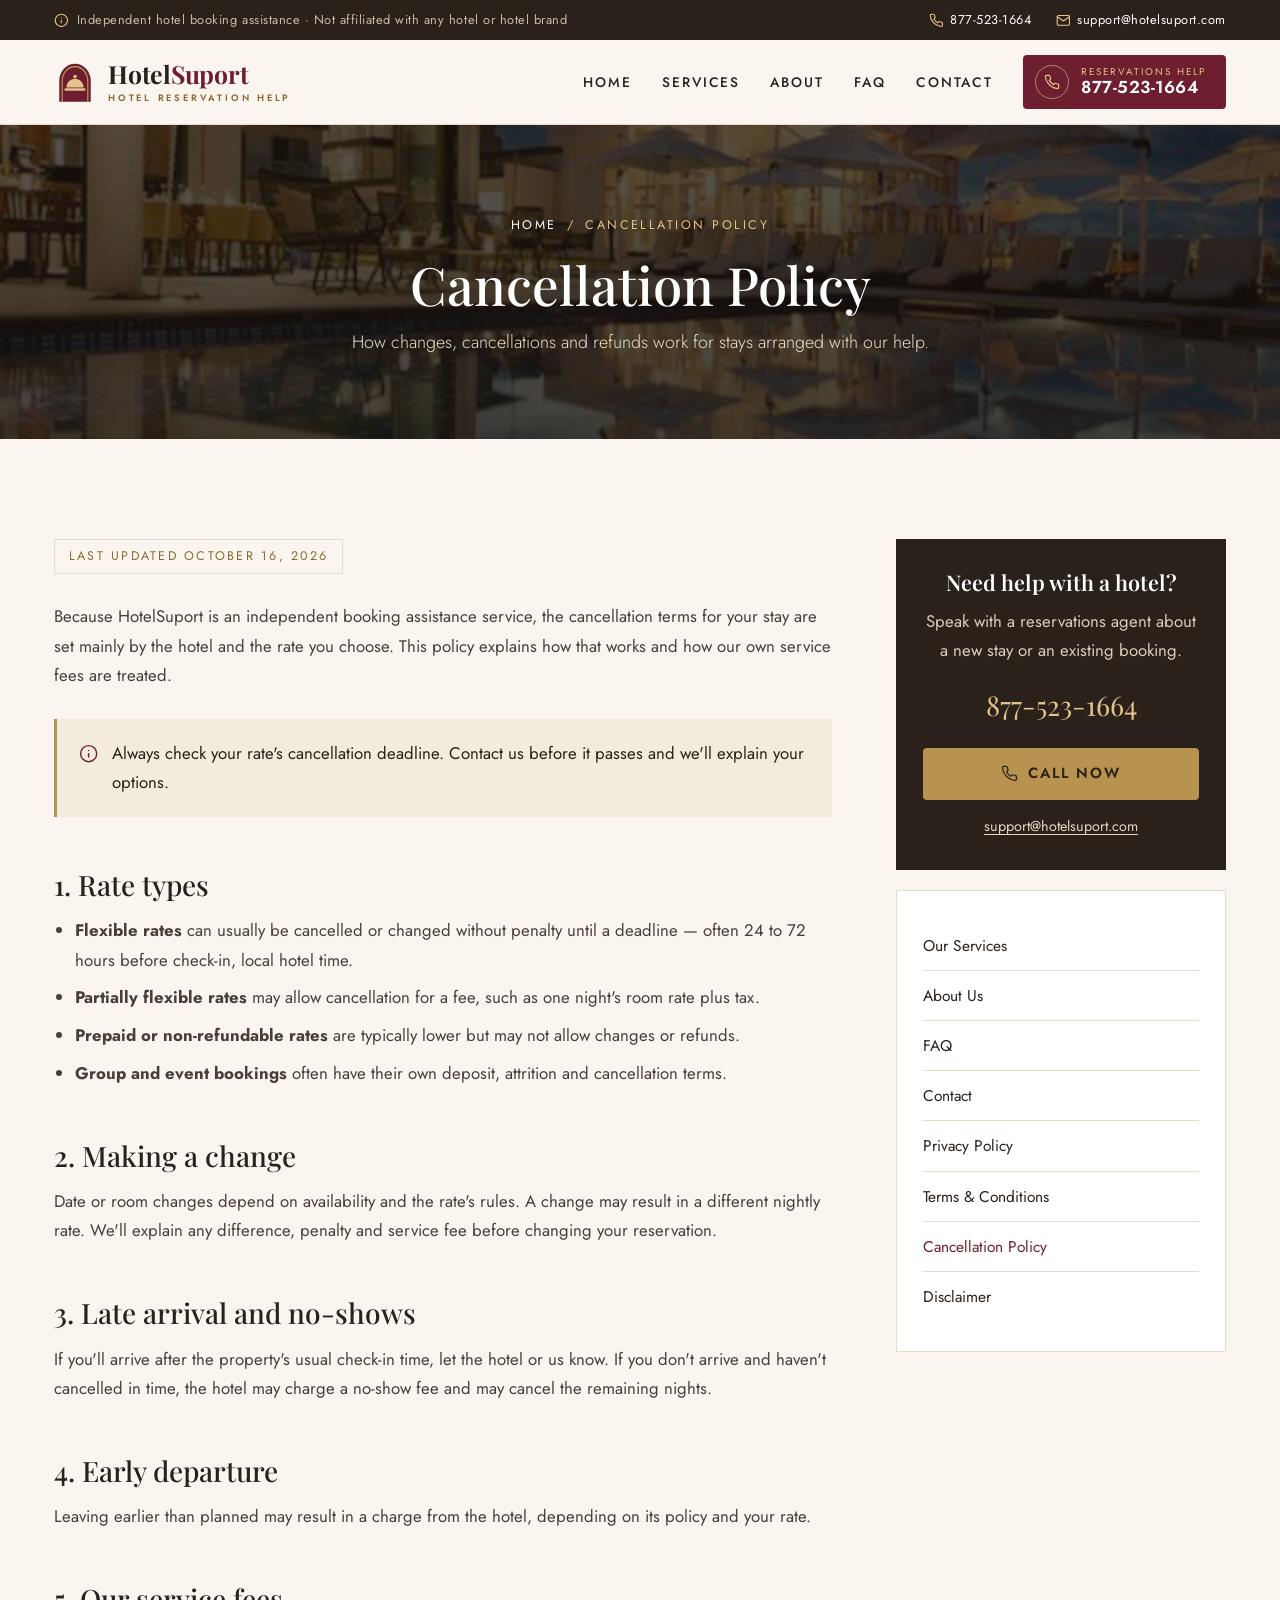
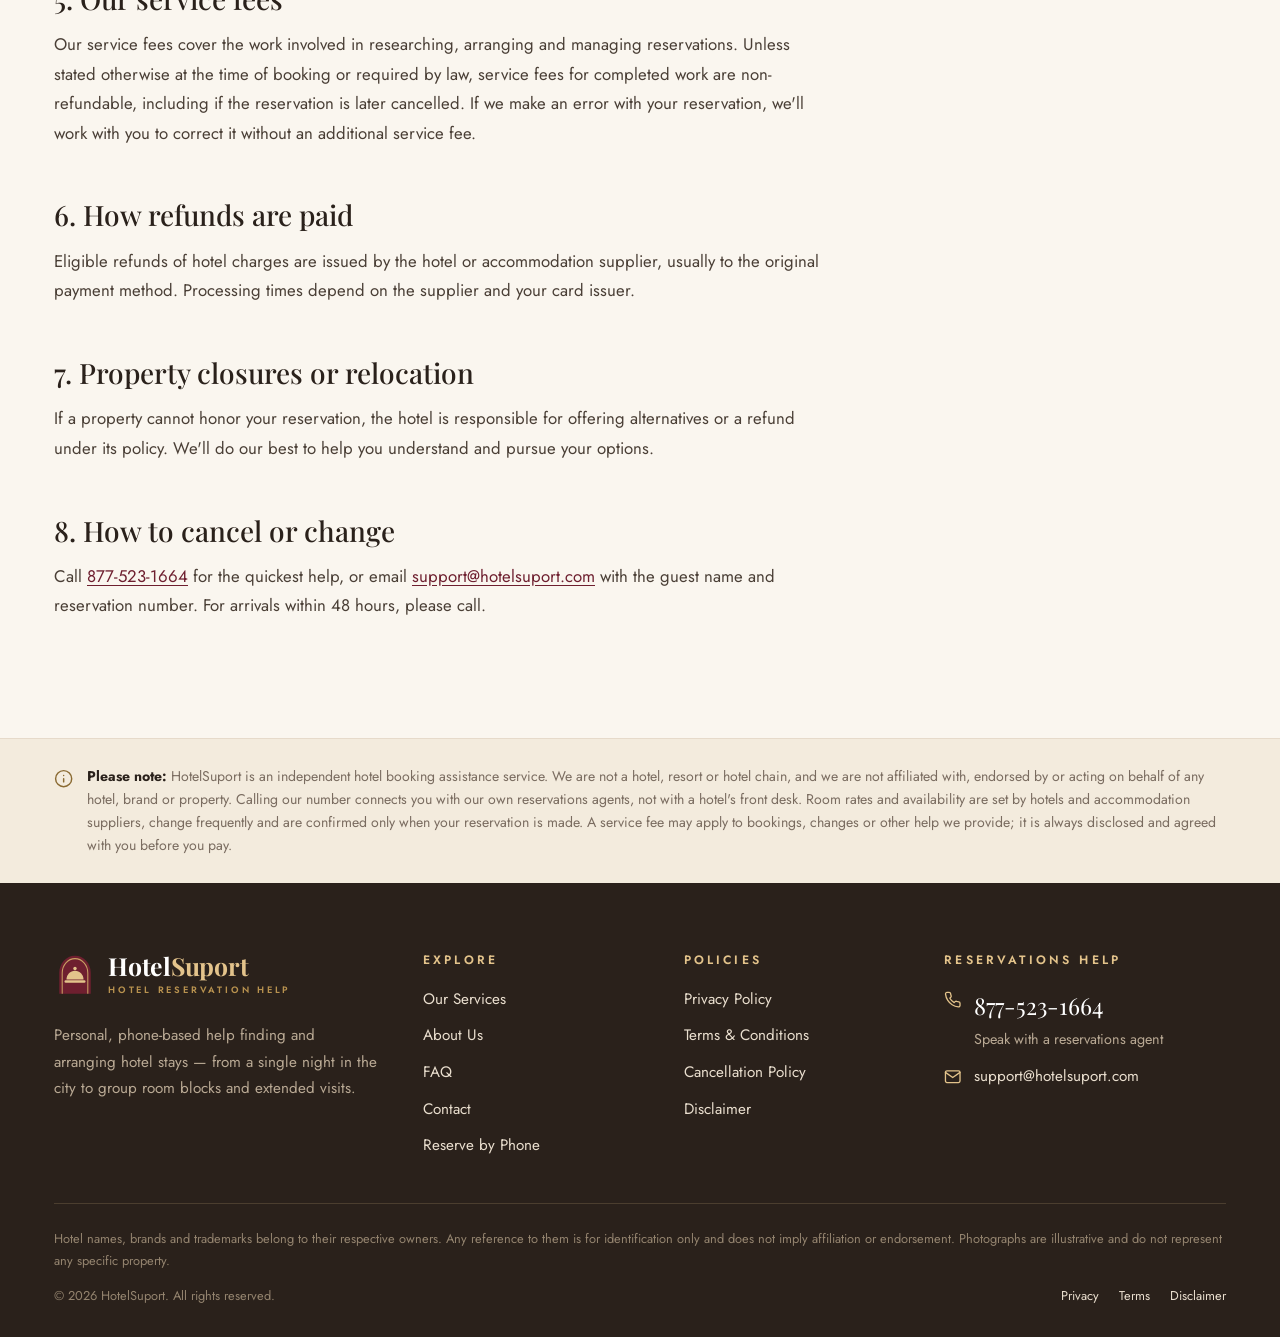
<file: cancellation-policy.html>
<!DOCTYPE html>
<html lang="en-US">
<head>
<meta charset="utf-8">
<meta name="viewport" content="width=device-width, initial-scale=1">
<title>Cancellation Policy | HotelSuport</title>
<meta name="description" content="How hotel reservation changes, cancellations and refunds work with HotelSuport.">
<meta name="robots" content="index, follow, max-image-preview:large">
<link rel="canonical" href="https://www.hotelsuport.com/cancellation-policy.html">
<meta name="theme-color" content="#2A211B">
<meta name="format-detection" content="telephone=no">
<meta property="og:type" content="website">
<meta property="og:site_name" content="HotelSuport">
<meta property="og:title" content="Cancellation Policy | HotelSuport">
<meta property="og:description" content="How hotel reservation changes, cancellations and refunds work with HotelSuport.">
<meta property="og:url" content="https://www.hotelsuport.com/cancellation-policy.html">
<meta property="og:image" content="https://www.hotelsuport.com/assets/img/og-image.png">
<meta property="og:image:width" content="1200">
<meta property="og:image:height" content="630">
<meta property="og:locale" content="en_US">
<meta name="twitter:card" content="summary_large_image">
<link rel="icon" href="assets/img/favicon.svg" type="image/svg+xml">
<link rel="icon" href="assets/img/favicon-32.png" sizes="32x32" type="image/png">
<link rel="apple-touch-icon" href="assets/img/apple-touch-icon.png">
<link rel="manifest" href="site.webmanifest">
<link rel="preconnect" href="https://fonts.googleapis.com">
<link rel="preconnect" href="https://fonts.gstatic.com" crossorigin>
<link rel="stylesheet" href="https://fonts.googleapis.com/css2?family=Jost:wght@300;400;500;600&family=Playfair+Display:ital,wght@0,500;0,600;0,700;1,500&display=swap">
<link rel="stylesheet" href="assets/css/styles.css">
<!-- Google tag (gtag.js) / Google Ads: paste the tracking snippet here once IDs are available. -->
<script type="application/ld+json">{"@context":"https://schema.org","@type":"BreadcrumbList","itemListElement":[{"@type":"ListItem","position":1,"name":"Home","item":"https://www.hotelsuport.com/"},{"@type":"ListItem","position":2,"name":"Cancellation Policy","item":"https://www.hotelsuport.com/cancellation-policy.html"}]}</script>
</head>
<body>
<a class="skip-link" href="#main">Skip to main content</a>
<div class="utility">
  <div class="container">
    <span class="u-note"><svg class="icon" viewBox="0 0 24 24" fill="none" stroke="currentColor" stroke-width="1.8" stroke-linecap="round" stroke-linejoin="round" aria-hidden="true" focusable="false"><circle cx="12" cy="12" r="10"/><path d="M12 16v-4M12 8h.01"/></svg> Independent hotel booking assistance &middot; Not affiliated with any hotel or hotel brand</span>
    <div class="u-links">
      <a href="tel:+18775231664" data-loc="utility"><svg class="icon" viewBox="0 0 24 24" fill="none" stroke="currentColor" stroke-width="1.8" stroke-linecap="round" stroke-linejoin="round" aria-hidden="true" focusable="false"><path d="M22 16.9v3a2 2 0 0 1-2.2 2 19.8 19.8 0 0 1-8.6-3.1 19.5 19.5 0 0 1-6-6A19.8 19.8 0 0 1 2.1 4.2 2 2 0 0 1 4.1 2h3a2 2 0 0 1 2 1.7c.1 1 .4 1.9.7 2.8a2 2 0 0 1-.5 2.1L8 9.9a16 16 0 0 0 6 6l1.3-1.3a2 2 0 0 1 2.1-.4c.9.3 1.8.6 2.8.7a2 2 0 0 1 1.8 2z"/></svg> 877-523-1664</a>
      <a href="mailto:support@hotelsuport.com" data-loc="utility"><svg class="icon" viewBox="0 0 24 24" fill="none" stroke="currentColor" stroke-width="1.8" stroke-linecap="round" stroke-linejoin="round" aria-hidden="true" focusable="false"><rect x="2" y="4" width="20" height="16" rx="2"/><path d="m22 6-10 7L2 6"/></svg> <span class="u-mail-txt">support@hotelsuport.com</span></a>
    </div>
  </div>
</div>
<header class="site-header">
  <div class="container header-inner">
    <a class="brand" href="index.html" aria-label="HotelSuport – Home"><svg class="brand-mark" viewBox="0 0 64 64" aria-hidden="true" focusable="false"><path d="M8 62V30C8 15.6 18.7 4 32 4s24 11.6 24 26v32z" fill="#6E1F2F"/><path d="M12.5 62V30.5C12.5 18.6 21.2 8.6 32 8.6s19.5 10 19.5 21.9V62" fill="none" stroke="#C9A063" stroke-width="1.6"/><circle cx="32" cy="23.5" r="2.6" fill="#E3C38B"/><path d="M19 40.5c0-7.4 5.8-13.4 13-13.4s13 6 13 13.4z" fill="#E3C38B"/><rect x="16" y="41.6" width="32" height="3.6" rx="1.8" fill="#E3C38B"/></svg><span class="brand-text"><span class="brand-name">Hotel<span>Suport</span></span><span class="brand-tag">HOTEL RESERVATION HELP</span></span></a>
    <nav class="main-nav" id="main-nav" aria-label="Main">
      <ul><li><a href="index.html">Home</a></li><li><a href="hotel-booking-help.html">Services</a></li><li><a href="about.html">About</a></li><li><a href="faq.html">FAQ</a></li><li><a href="contact.html">Contact</a></li></ul>
    </nav>
    <a class="header-call" href="tel:+18775231664" data-loc="header"><span class="hc-ico"><svg class="" viewBox="0 0 24 24" fill="none" stroke="currentColor" stroke-width="1.8" stroke-linecap="round" stroke-linejoin="round" aria-hidden="true" focusable="false"><path d="M22 16.9v3a2 2 0 0 1-2.2 2 19.8 19.8 0 0 1-8.6-3.1 19.5 19.5 0 0 1-6-6A19.8 19.8 0 0 1 2.1 4.2 2 2 0 0 1 4.1 2h3a2 2 0 0 1 2 1.7c.1 1 .4 1.9.7 2.8a2 2 0 0 1-.5 2.1L8 9.9a16 16 0 0 0 6 6l1.3-1.3a2 2 0 0 1 2.1-.4c.9.3 1.8.6 2.8.7a2 2 0 0 1 1.8 2z"/></svg></span><span class="hc-txt"><small>Reservations help</small><strong>877-523-1664</strong></span></a>
    <button class="nav-toggle" type="button" aria-controls="main-nav" aria-expanded="false" aria-label="Open menu"><svg class="" viewBox="0 0 24 24" fill="none" stroke="currentColor" stroke-width="1.8" stroke-linecap="round" stroke-linejoin="round" aria-hidden="true" focusable="false"><path d="M3 6h18M3 12h18M3 18h18"/></svg></button>
  </div>
</header>
<main id="main">

<section class="page-banner">
  <img src="assets/img/photos/family.jpg" alt="" decoding="async">
  <div class="container">
    <nav class="trail" aria-label="Breadcrumb"><a href="index.html">Home</a><span aria-hidden="true">/</span><span aria-current="page">Cancellation Policy</span></nav>
    <h1>Cancellation Policy</h1>
    <p>How changes, cancellations and refunds work for stays arranged with our help.</p>
  </div>
</section>
<section class="section">
  <div class="container page-grid">
    <div class="prose">
      <span class="dated">Last updated October 16, 2026</span>
      
<p>Because HotelSuport is an independent booking assistance service, the cancellation terms for your stay are set mainly by the hotel and the rate you choose. This policy explains how that works and how our own service fees are treated.</p>
<div class="note"><svg class="icon" viewBox="0 0 24 24" fill="none" stroke="currentColor" stroke-width="1.8" stroke-linecap="round" stroke-linejoin="round" aria-hidden="true" focusable="false"><circle cx="12" cy="12" r="10"/><path d="M12 16v-4M12 8h.01"/></svg><p>Always check your rate's cancellation deadline. Contact us before it passes and we'll explain your options.</p></div>

<h2>1. Rate types</h2>
<ul>
  <li><strong>Flexible rates</strong> can usually be cancelled or changed without penalty until a deadline — often 24 to 72 hours before check-in, local hotel time.</li>
  <li><strong>Partially flexible rates</strong> may allow cancellation for a fee, such as one night's room rate plus tax.</li>
  <li><strong>Prepaid or non-refundable rates</strong> are typically lower but may not allow changes or refunds.</li>
  <li><strong>Group and event bookings</strong> often have their own deposit, attrition and cancellation terms.</li>
</ul>

<h2>2. Making a change</h2>
<p>Date or room changes depend on availability and the rate's rules. A change may result in a different nightly rate. We'll explain any difference, penalty and service fee before changing your reservation.</p>

<h2>3. Late arrival and no-shows</h2>
<p>If you'll arrive after the property's usual check-in time, let the hotel or us know. If you don't arrive and haven't cancelled in time, the hotel may charge a no-show fee and may cancel the remaining nights.</p>

<h2>4. Early departure</h2>
<p>Leaving earlier than planned may result in a charge from the hotel, depending on its policy and your rate.</p>

<h2>5. Our service fees</h2>
<p>Our service fees cover the work involved in researching, arranging and managing reservations. Unless stated otherwise at the time of booking or required by law, service fees for completed work are non-refundable, including if the reservation is later cancelled. If we make an error with your reservation, we'll work with you to correct it without an additional service fee.</p>

<h2>6. How refunds are paid</h2>
<p>Eligible refunds of hotel charges are issued by the hotel or accommodation supplier, usually to the original payment method. Processing times depend on the supplier and your card issuer.</p>

<h2>7. Property closures or relocation</h2>
<p>If a property cannot honor your reservation, the hotel is responsible for offering alternatives or a refund under its policy. We'll do our best to help you understand and pursue your options.</p>

<h2>8. How to cancel or change</h2>
<p>Call <a href="tel:+18775231664" data-loc="content">877-523-1664</a> for the quickest help, or email <a href="mailto:support@hotelsuport.com" data-loc="content">support@hotelsuport.com</a> with the guest name and reservation number. For arrivals within 48 hours, please call.</p>

    </div>
    <aside class="aside">
  <div class="aside-card dark">
    <h3>Need help with a hotel?</h3>
    <p>Speak with a reservations agent about a new stay or an existing booking.</p>
    <a class="ac-phone" href="tel:+18775231664" data-loc="aside">877-523-1664</a>
    <a class="btn btn-brass btn-block" href="tel:+18775231664" data-loc="aside"><svg class="icon" viewBox="0 0 24 24" fill="none" stroke="currentColor" stroke-width="1.8" stroke-linecap="round" stroke-linejoin="round" aria-hidden="true" focusable="false"><path d="M22 16.9v3a2 2 0 0 1-2.2 2 19.8 19.8 0 0 1-8.6-3.1 19.5 19.5 0 0 1-6-6A19.8 19.8 0 0 1 2.1 4.2 2 2 0 0 1 4.1 2h3a2 2 0 0 1 2 1.7c.1 1 .4 1.9.7 2.8a2 2 0 0 1-.5 2.1L8 9.9a16 16 0 0 0 6 6l1.3-1.3a2 2 0 0 1 2.1-.4c.9.3 1.8.6 2.8.7a2 2 0 0 1 1.8 2z"/></svg> Call Now</a>
    <a class="ac-mail" href="mailto:support@hotelsuport.com" data-loc="aside">support@hotelsuport.com</a>
  </div>
  <div class="aside-card"><ul class="aside-links"><li><a href="hotel-booking-help.html">Our Services</a></li><li><a href="about.html">About Us</a></li><li><a href="faq.html">FAQ</a></li><li><a href="contact.html">Contact</a></li><li><a href="privacy-policy.html">Privacy Policy</a></li><li><a href="terms-and-conditions.html">Terms &amp; Conditions</a></li><li><a href="cancellation-policy.html" aria-current="page">Cancellation Policy</a></li><li><a href="disclaimer.html">Disclaimer</a></li></ul></div>
</aside>
  </div>
</section>
</main>
<section class="disclose" aria-label="Disclosure"><div class="container"><svg class="icon" viewBox="0 0 24 24" fill="none" stroke="currentColor" stroke-width="1.8" stroke-linecap="round" stroke-linejoin="round" aria-hidden="true" focusable="false"><circle cx="12" cy="12" r="10"/><path d="M12 16v-4M12 8h.01"/></svg><p><strong>Please note:</strong> HotelSuport is an independent hotel booking assistance service. We are not a hotel, resort or hotel chain, and we are not affiliated with, endorsed by or acting on behalf of any hotel, brand or property. Calling our number connects you with our own reservations agents, not with a hotel's front desk. Room rates and availability are set by hotels and accommodation suppliers, change frequently and are confirmed only when your reservation is made. A service fee may apply to bookings, changes or other help we provide; it is always disclosed and agreed with you before you pay.</p></div></section>
<footer class="site-footer">
  <div class="container">
    <div class="foot-grid">
      <div class="foot-about"><a class="brand" href="index.html" aria-label="HotelSuport – Home"><svg class="brand-mark" viewBox="0 0 64 64" aria-hidden="true" focusable="false"><path d="M8 62V30C8 15.6 18.7 4 32 4s24 11.6 24 26v32z" fill="#6E1F2F"/><path d="M12.5 62V30.5C12.5 18.6 21.2 8.6 32 8.6s19.5 10 19.5 21.9V62" fill="none" stroke="#C9A063" stroke-width="1.6"/><circle cx="32" cy="23.5" r="2.6" fill="#E3C38B"/><path d="M19 40.5c0-7.4 5.8-13.4 13-13.4s13 6 13 13.4z" fill="#E3C38B"/><rect x="16" y="41.6" width="32" height="3.6" rx="1.8" fill="#E3C38B"/></svg><span class="brand-text"><span class="brand-name">Hotel<span>Suport</span></span><span class="brand-tag">HOTEL RESERVATION HELP</span></span></a><p>Personal, phone-based help finding and arranging hotel stays — from a single night in the city to group room blocks and extended visits.</p></div>
      <div><h2>Explore</h2><ul>
        <li><a href="hotel-booking-help.html">Our Services</a></li>
        <li><a href="about.html">About Us</a></li>
        <li><a href="faq.html">FAQ</a></li>
        <li><a href="contact.html">Contact</a></li>
        <li><a href="reserve-by-phone.html">Reserve by Phone</a></li>
      </ul></div>
      <div><h2>Policies</h2><ul>
        <li><a href="privacy-policy.html">Privacy Policy</a></li>
        <li><a href="terms-and-conditions.html">Terms &amp; Conditions</a></li>
        <li><a href="cancellation-policy.html">Cancellation Policy</a></li>
        <li><a href="disclaimer.html">Disclaimer</a></li>
      </ul></div>
      <div><h2>Reservations Help</h2><ul class="foot-contact">
        <li><svg class="icon" viewBox="0 0 24 24" fill="none" stroke="currentColor" stroke-width="1.8" stroke-linecap="round" stroke-linejoin="round" aria-hidden="true" focusable="false"><path d="M22 16.9v3a2 2 0 0 1-2.2 2 19.8 19.8 0 0 1-8.6-3.1 19.5 19.5 0 0 1-6-6A19.8 19.8 0 0 1 2.1 4.2 2 2 0 0 1 4.1 2h3a2 2 0 0 1 2 1.7c.1 1 .4 1.9.7 2.8a2 2 0 0 1-.5 2.1L8 9.9a16 16 0 0 0 6 6l1.3-1.3a2 2 0 0 1 2.1-.4c.9.3 1.8.6 2.8.7a2 2 0 0 1 1.8 2z"/></svg><div><a class="foot-phone" href="tel:+18775231664" data-loc="footer">877-523-1664</a><br><span class="small">Speak with a reservations agent</span></div></li>
        <li><svg class="icon" viewBox="0 0 24 24" fill="none" stroke="currentColor" stroke-width="1.8" stroke-linecap="round" stroke-linejoin="round" aria-hidden="true" focusable="false"><rect x="2" y="4" width="20" height="16" rx="2"/><path d="m22 6-10 7L2 6"/></svg><a href="mailto:support@hotelsuport.com" data-loc="footer">support@hotelsuport.com</a></li>
      </ul></div>
    </div>
    <div class="foot-legal">
      <p>Hotel names, brands and trademarks belong to their respective owners. Any reference to them is for identification only and does not imply affiliation or endorsement. Photographs are illustrative and do not represent any specific property.</p>
      <div class="foot-bottom">
        <span>&copy; <span data-year>2026</span> HotelSuport. All rights reserved.</span>
        <ul><li><a href="privacy-policy.html">Privacy</a></li><li><a href="terms-and-conditions.html">Terms</a></li><li><a href="disclaimer.html">Disclaimer</a></li></ul>
      </div>
    </div>
  </div>
</footer>

<div class="callbar" role="region" aria-label="Quick contact">
  <a class="cb-call" href="tel:+18775231664" data-loc="mobile_bar"><svg class="icon" viewBox="0 0 24 24" fill="none" stroke="currentColor" stroke-width="1.8" stroke-linecap="round" stroke-linejoin="round" aria-hidden="true" focusable="false"><path d="M22 16.9v3a2 2 0 0 1-2.2 2 19.8 19.8 0 0 1-8.6-3.1 19.5 19.5 0 0 1-6-6A19.8 19.8 0 0 1 2.1 4.2 2 2 0 0 1 4.1 2h3a2 2 0 0 1 2 1.7c.1 1 .4 1.9.7 2.8a2 2 0 0 1-.5 2.1L8 9.9a16 16 0 0 0 6 6l1.3-1.3a2 2 0 0 1 2.1-.4c.9.3 1.8.6 2.8.7a2 2 0 0 1 1.8 2z"/></svg> Call 877-523-1664</a>
  <a class="cb-mail" href="mailto:support@hotelsuport.com" data-loc="mobile_bar" aria-label="Email us"><svg class="icon" viewBox="0 0 24 24" fill="none" stroke="currentColor" stroke-width="1.8" stroke-linecap="round" stroke-linejoin="round" aria-hidden="true" focusable="false"><rect x="2" y="4" width="20" height="16" rx="2"/><path d="m22 6-10 7L2 6"/></svg></a>
</div>

<div class="modal" id="form-modal" aria-hidden="true" role="dialog" aria-modal="true" aria-labelledby="modal-title">
  <div class="modal-backdrop" data-close></div>
  <div class="modal-dialog">
    <button class="modal-close" type="button" data-close aria-label="Close"><svg class="" viewBox="0 0 24 24" fill="none" stroke="currentColor" stroke-width="1.8" stroke-linecap="round" stroke-linejoin="round" aria-hidden="true" focusable="false"><path d="M18 6 6 18M6 6l12 12"/></svg></button>
    <div class="m-ico m-ok"><svg class="" viewBox="0 0 24 24" fill="none" stroke="currentColor" stroke-width="1.8" stroke-linecap="round" stroke-linejoin="round" aria-hidden="true" focusable="false"><path d="M20 6 9 17l-5-5"/></svg></div>
    <div class="m-ico m-warn"><svg class="" viewBox="0 0 24 24" fill="none" stroke="currentColor" stroke-width="1.8" stroke-linecap="round" stroke-linejoin="round" aria-hidden="true" focusable="false"><circle cx="12" cy="12" r="10"/><path d="M12 16v-4M12 8h.01"/></svg></div>
    <h2 id="modal-title" data-modal-title>Enquiry received</h2>
    <p data-modal-note>Thank you. A reservations agent will contact you about your stay.</p>
    <a class="btn btn-wine btn-block" href="tel:+18775231664" data-loc="modal"><svg class="icon" viewBox="0 0 24 24" fill="none" stroke="currentColor" stroke-width="1.8" stroke-linecap="round" stroke-linejoin="round" aria-hidden="true" focusable="false"><path d="M22 16.9v3a2 2 0 0 1-2.2 2 19.8 19.8 0 0 1-8.6-3.1 19.5 19.5 0 0 1-6-6A19.8 19.8 0 0 1 2.1 4.2 2 2 0 0 1 4.1 2h3a2 2 0 0 1 2 1.7c.1 1 .4 1.9.7 2.8a2 2 0 0 1-.5 2.1L8 9.9a16 16 0 0 0 6 6l1.3-1.3a2 2 0 0 1 2.1-.4c.9.3 1.8.6 2.8.7a2 2 0 0 1 1.8 2z"/></svg> Call 877-523-1664</a>
    <a class="btn btn-outline btn-block m-email" href="mailto:support@hotelsuport.com" data-loc="modal"><svg class="icon" viewBox="0 0 24 24" fill="none" stroke="currentColor" stroke-width="1.8" stroke-linecap="round" stroke-linejoin="round" aria-hidden="true" focusable="false"><rect x="2" y="4" width="20" height="16" rx="2"/><path d="m22 6-10 7L2 6"/></svg> Email us instead</a>
  </div>
</div>
<script src="assets/js/main.js" defer></script>
</body>
</html>
</file>
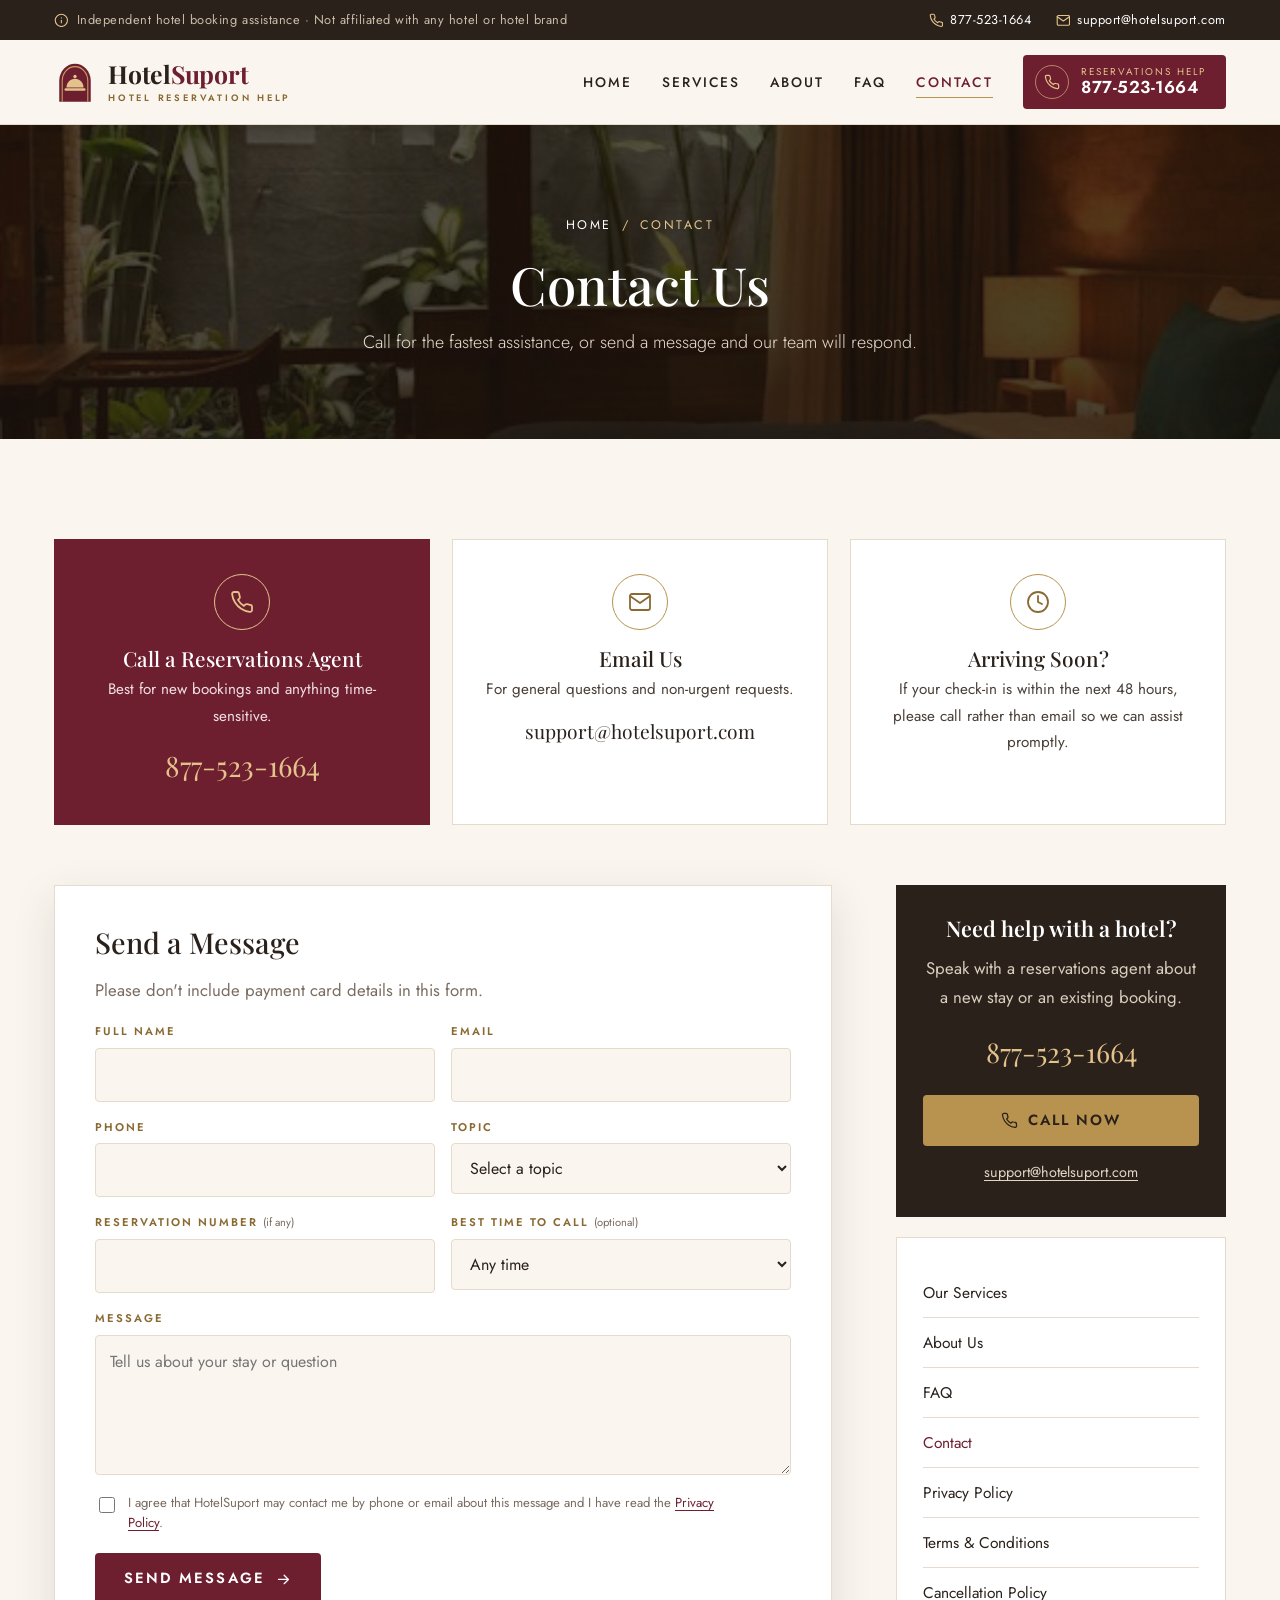
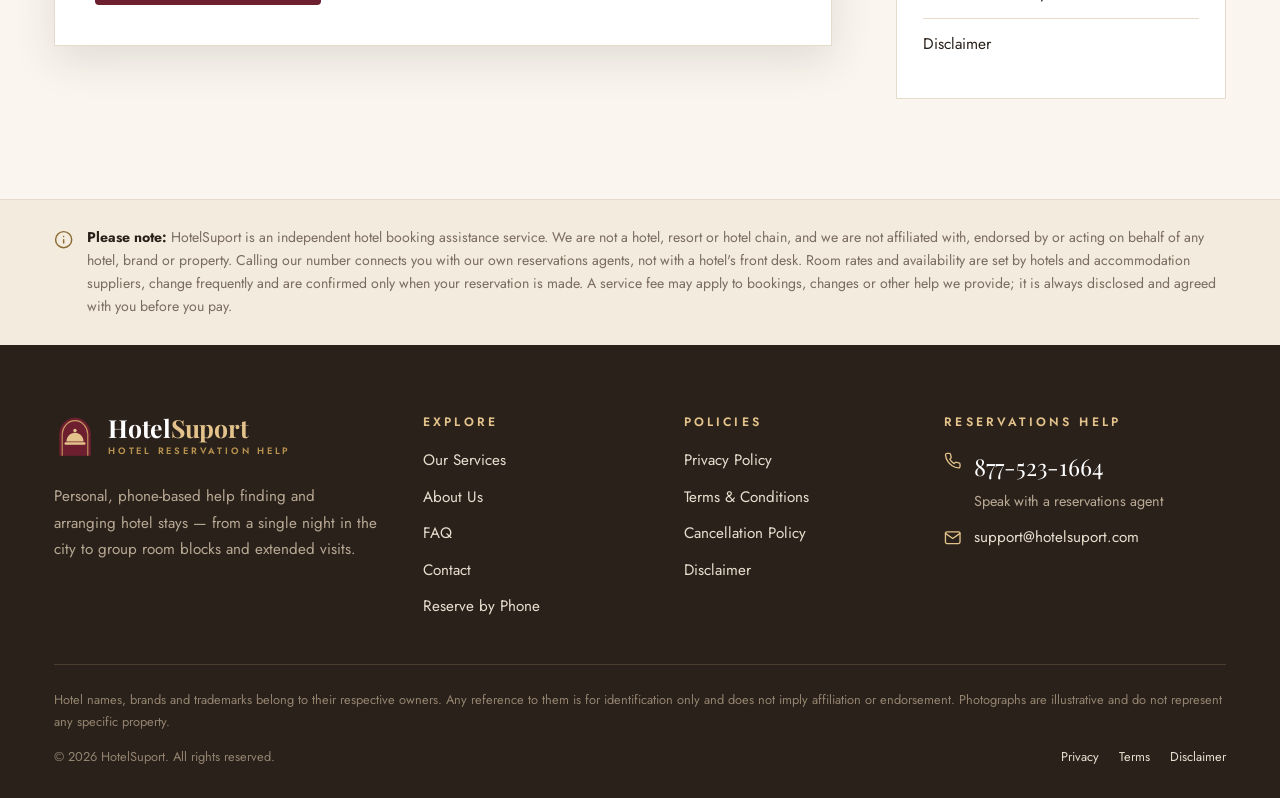
<file: contact.html>
<!DOCTYPE html>
<html lang="en-US">
<head>
<meta charset="utf-8">
<meta name="viewport" content="width=device-width, initial-scale=1">
<title>Contact Us – Call 877-523-1664 | HotelSuport</title>
<meta name="description" content="Contact HotelSuport for help with hotel reservations. Call 877-523-1664 or email support@hotelsuport.com.">
<meta name="robots" content="index, follow, max-image-preview:large">
<link rel="canonical" href="https://www.hotelsuport.com/contact.html">
<meta name="theme-color" content="#2A211B">
<meta name="format-detection" content="telephone=no">
<meta property="og:type" content="website">
<meta property="og:site_name" content="HotelSuport">
<meta property="og:title" content="Contact Us – Call 877-523-1664 | HotelSuport">
<meta property="og:description" content="Contact HotelSuport for help with hotel reservations. Call 877-523-1664 or email support@hotelsuport.com.">
<meta property="og:url" content="https://www.hotelsuport.com/contact.html">
<meta property="og:image" content="https://www.hotelsuport.com/assets/img/og-image.png">
<meta property="og:image:width" content="1200">
<meta property="og:image:height" content="630">
<meta property="og:locale" content="en_US">
<meta name="twitter:card" content="summary_large_image">
<link rel="icon" href="assets/img/favicon.svg" type="image/svg+xml">
<link rel="icon" href="assets/img/favicon-32.png" sizes="32x32" type="image/png">
<link rel="apple-touch-icon" href="assets/img/apple-touch-icon.png">
<link rel="manifest" href="site.webmanifest">
<link rel="preconnect" href="https://fonts.googleapis.com">
<link rel="preconnect" href="https://fonts.gstatic.com" crossorigin>
<link rel="stylesheet" href="https://fonts.googleapis.com/css2?family=Jost:wght@300;400;500;600&family=Playfair+Display:ital,wght@0,500;0,600;0,700;1,500&display=swap">
<link rel="stylesheet" href="assets/css/styles.css">
<!-- Google tag (gtag.js) / Google Ads: paste the tracking snippet here once IDs are available. -->
<script type="application/ld+json">{"@context":"https://schema.org","@type":"ContactPage","name":"Contact HotelSuport","url":"https://www.hotelsuport.com/contact.html","about":{"@id":"https://www.hotelsuport.com/#org"}}</script>
<script type="application/ld+json">{"@context":"https://schema.org","@type":"TravelAgency","@id":"https://www.hotelsuport.com/#org","name":"HotelSuport","url":"https://www.hotelsuport.com/","logo":"https://www.hotelsuport.com/assets/img/logo.png","image":"https://www.hotelsuport.com/assets/img/og-image.png","telephone":"+1-877-523-1664","email":"support@hotelsuport.com","description":"Independent, phone-based hotel reservation assistance.","contactPoint":{"@type":"ContactPoint","telephone":"+1-877-523-1664","email":"support@hotelsuport.com","contactType":"reservations","areaServed":"US","availableLanguage":["English"]}}</script>
<script type="application/ld+json">{"@context":"https://schema.org","@type":"BreadcrumbList","itemListElement":[{"@type":"ListItem","position":1,"name":"Home","item":"https://www.hotelsuport.com/"},{"@type":"ListItem","position":2,"name":"Contact","item":"https://www.hotelsuport.com/contact.html"}]}</script>
</head>
<body>
<a class="skip-link" href="#main">Skip to main content</a>
<div class="utility">
  <div class="container">
    <span class="u-note"><svg class="icon" viewBox="0 0 24 24" fill="none" stroke="currentColor" stroke-width="1.8" stroke-linecap="round" stroke-linejoin="round" aria-hidden="true" focusable="false"><circle cx="12" cy="12" r="10"/><path d="M12 16v-4M12 8h.01"/></svg> Independent hotel booking assistance &middot; Not affiliated with any hotel or hotel brand</span>
    <div class="u-links">
      <a href="tel:+18775231664" data-loc="utility"><svg class="icon" viewBox="0 0 24 24" fill="none" stroke="currentColor" stroke-width="1.8" stroke-linecap="round" stroke-linejoin="round" aria-hidden="true" focusable="false"><path d="M22 16.9v3a2 2 0 0 1-2.2 2 19.8 19.8 0 0 1-8.6-3.1 19.5 19.5 0 0 1-6-6A19.8 19.8 0 0 1 2.1 4.2 2 2 0 0 1 4.1 2h3a2 2 0 0 1 2 1.7c.1 1 .4 1.9.7 2.8a2 2 0 0 1-.5 2.1L8 9.9a16 16 0 0 0 6 6l1.3-1.3a2 2 0 0 1 2.1-.4c.9.3 1.8.6 2.8.7a2 2 0 0 1 1.8 2z"/></svg> 877-523-1664</a>
      <a href="mailto:support@hotelsuport.com" data-loc="utility"><svg class="icon" viewBox="0 0 24 24" fill="none" stroke="currentColor" stroke-width="1.8" stroke-linecap="round" stroke-linejoin="round" aria-hidden="true" focusable="false"><rect x="2" y="4" width="20" height="16" rx="2"/><path d="m22 6-10 7L2 6"/></svg> <span class="u-mail-txt">support@hotelsuport.com</span></a>
    </div>
  </div>
</div>
<header class="site-header">
  <div class="container header-inner">
    <a class="brand" href="index.html" aria-label="HotelSuport – Home"><svg class="brand-mark" viewBox="0 0 64 64" aria-hidden="true" focusable="false"><path d="M8 62V30C8 15.6 18.7 4 32 4s24 11.6 24 26v32z" fill="#6E1F2F"/><path d="M12.5 62V30.5C12.5 18.6 21.2 8.6 32 8.6s19.5 10 19.5 21.9V62" fill="none" stroke="#C9A063" stroke-width="1.6"/><circle cx="32" cy="23.5" r="2.6" fill="#E3C38B"/><path d="M19 40.5c0-7.4 5.8-13.4 13-13.4s13 6 13 13.4z" fill="#E3C38B"/><rect x="16" y="41.6" width="32" height="3.6" rx="1.8" fill="#E3C38B"/></svg><span class="brand-text"><span class="brand-name">Hotel<span>Suport</span></span><span class="brand-tag">HOTEL RESERVATION HELP</span></span></a>
    <nav class="main-nav" id="main-nav" aria-label="Main">
      <ul><li><a href="index.html">Home</a></li><li><a href="hotel-booking-help.html">Services</a></li><li><a href="about.html">About</a></li><li><a href="faq.html">FAQ</a></li><li><a href="contact.html" aria-current="page">Contact</a></li></ul>
    </nav>
    <a class="header-call" href="tel:+18775231664" data-loc="header"><span class="hc-ico"><svg class="" viewBox="0 0 24 24" fill="none" stroke="currentColor" stroke-width="1.8" stroke-linecap="round" stroke-linejoin="round" aria-hidden="true" focusable="false"><path d="M22 16.9v3a2 2 0 0 1-2.2 2 19.8 19.8 0 0 1-8.6-3.1 19.5 19.5 0 0 1-6-6A19.8 19.8 0 0 1 2.1 4.2 2 2 0 0 1 4.1 2h3a2 2 0 0 1 2 1.7c.1 1 .4 1.9.7 2.8a2 2 0 0 1-.5 2.1L8 9.9a16 16 0 0 0 6 6l1.3-1.3a2 2 0 0 1 2.1-.4c.9.3 1.8.6 2.8.7a2 2 0 0 1 1.8 2z"/></svg></span><span class="hc-txt"><small>Reservations help</small><strong>877-523-1664</strong></span></a>
    <button class="nav-toggle" type="button" aria-controls="main-nav" aria-expanded="false" aria-label="Open menu"><svg class="" viewBox="0 0 24 24" fill="none" stroke="currentColor" stroke-width="1.8" stroke-linecap="round" stroke-linejoin="round" aria-hidden="true" focusable="false"><path d="M3 6h18M3 12h18M3 18h18"/></svg></button>
  </div>
</header>
<main id="main">

<section class="page-banner">
  <img src="assets/img/photos/suite.jpg" alt="" decoding="async">
  <div class="container">
    <nav class="trail" aria-label="Breadcrumb"><a href="index.html">Home</a><span aria-hidden="true">/</span><span aria-current="page">Contact</span></nav>
    <h1>Contact Us</h1>
    <p>Call for the fastest assistance, or send a message and our team will respond.</p>
  </div>
</section>
<section class="section">
  <div class="container">
    <div class="contact-tiles">
      <div class="c-tile main"><span class="ct-ico"><svg class="" viewBox="0 0 24 24" fill="none" stroke="currentColor" stroke-width="1.8" stroke-linecap="round" stroke-linejoin="round" aria-hidden="true" focusable="false"><path d="M22 16.9v3a2 2 0 0 1-2.2 2 19.8 19.8 0 0 1-8.6-3.1 19.5 19.5 0 0 1-6-6A19.8 19.8 0 0 1 2.1 4.2 2 2 0 0 1 4.1 2h3a2 2 0 0 1 2 1.7c.1 1 .4 1.9.7 2.8a2 2 0 0 1-.5 2.1L8 9.9a16 16 0 0 0 6 6l1.3-1.3a2 2 0 0 1 2.1-.4c.9.3 1.8.6 2.8.7a2 2 0 0 1 1.8 2z"/></svg></span><h2>Call a Reservations Agent</h2><p>Best for new bookings and anything time-sensitive.</p><a class="ct-val" href="tel:+18775231664" data-loc="contact_tile">877-523-1664</a></div>
      <div class="c-tile"><span class="ct-ico"><svg class="" viewBox="0 0 24 24" fill="none" stroke="currentColor" stroke-width="1.8" stroke-linecap="round" stroke-linejoin="round" aria-hidden="true" focusable="false"><rect x="2" y="4" width="20" height="16" rx="2"/><path d="m22 6-10 7L2 6"/></svg></span><h2>Email Us</h2><p>For general questions and non-urgent requests.</p><a class="ct-val" href="mailto:support@hotelsuport.com" data-loc="contact_tile">support@hotelsuport.com</a></div>
      <div class="c-tile"><span class="ct-ico"><svg class="" viewBox="0 0 24 24" fill="none" stroke="currentColor" stroke-width="1.8" stroke-linecap="round" stroke-linejoin="round" aria-hidden="true" focusable="false"><circle cx="12" cy="12" r="10"/><path d="M12 6v6l4 2"/></svg></span><h2>Arriving Soon?</h2><p style="margin:0">If your check-in is within the next 48 hours, please call rather than email so we can assist promptly.</p></div>
    </div>
    <div class="page-grid">
      <div class="form-sheet">
        <h2 style="font-size:1.8rem">Send a Message</h2>
        <p class="muted">Please don't include payment card details in this form.</p>
        <form id="contact-form" data-enquiry data-subject="Website message" novalidate>
          <div class="row">
            <div class="field"><label for="c-name">Full name</label><input id="c-name" name="name" type="text" autocomplete="name" required></div>
            <div class="field"><label for="c-email">Email</label><input id="c-email" name="email" type="email" autocomplete="email" required></div>
            <div class="field"><label for="c-phone">Phone</label><input id="c-phone" name="phone" type="tel" autocomplete="tel" pattern="[0-9+()\-.\s]{7,20}" required></div>
            <div class="field"><label for="c-subject">Topic</label>
              <select id="c-subject" name="subject" required><option value="">Select a topic</option><option>New hotel reservation</option><option>Change an existing reservation</option><option>Cancellation or refund</option><option>Group or event rooms</option><option>Special request</option><option>Other</option></select>
            </div>
            <div class="field"><label for="c-ref">Reservation number <span class="opt">(if any)</span></label><input id="c-ref" name="booking_ref" type="text"></div>
            <div class="field"><label for="c-time">Best time to call <span class="opt">(optional)</span></label><select id="c-time" name="best_time"><option value="">Any time</option><option>Morning</option><option>Afternoon</option><option>Evening</option></select></div>
            <div class="field full"><label for="c-msg">Message</label><textarea id="c-msg" name="message" required placeholder="Tell us about your stay or question"></textarea></div>
          </div>
          <div class="visually-hidden" aria-hidden="true"><label>Leave blank<input type="text" name="website" tabindex="-1" autocomplete="off"></label></div>
          <div class="reserve-foot">
            <label class="consent"><input type="checkbox" name="consent" value="yes" required><span>I agree that HotelSuport may contact me by phone or email about this message and I have read the <a href="privacy-policy.html">Privacy Policy</a>.</span></label>
            <button class="btn btn-wine" type="submit">Send Message <svg class="icon" viewBox="0 0 24 24" fill="none" stroke="currentColor" stroke-width="1.8" stroke-linecap="round" stroke-linejoin="round" aria-hidden="true" focusable="false"><path d="M5 12h14M13 6l6 6-6 6"/></svg></button>
          </div>
        </form>
      </div>
      <aside class="aside">
  <div class="aside-card dark">
    <h3>Need help with a hotel?</h3>
    <p>Speak with a reservations agent about a new stay or an existing booking.</p>
    <a class="ac-phone" href="tel:+18775231664" data-loc="aside">877-523-1664</a>
    <a class="btn btn-brass btn-block" href="tel:+18775231664" data-loc="aside"><svg class="icon" viewBox="0 0 24 24" fill="none" stroke="currentColor" stroke-width="1.8" stroke-linecap="round" stroke-linejoin="round" aria-hidden="true" focusable="false"><path d="M22 16.9v3a2 2 0 0 1-2.2 2 19.8 19.8 0 0 1-8.6-3.1 19.5 19.5 0 0 1-6-6A19.8 19.8 0 0 1 2.1 4.2 2 2 0 0 1 4.1 2h3a2 2 0 0 1 2 1.7c.1 1 .4 1.9.7 2.8a2 2 0 0 1-.5 2.1L8 9.9a16 16 0 0 0 6 6l1.3-1.3a2 2 0 0 1 2.1-.4c.9.3 1.8.6 2.8.7a2 2 0 0 1 1.8 2z"/></svg> Call Now</a>
    <a class="ac-mail" href="mailto:support@hotelsuport.com" data-loc="aside">support@hotelsuport.com</a>
  </div>
  <div class="aside-card"><ul class="aside-links"><li><a href="hotel-booking-help.html">Our Services</a></li><li><a href="about.html">About Us</a></li><li><a href="faq.html">FAQ</a></li><li><a href="contact.html" aria-current="page">Contact</a></li><li><a href="privacy-policy.html">Privacy Policy</a></li><li><a href="terms-and-conditions.html">Terms &amp; Conditions</a></li><li><a href="cancellation-policy.html">Cancellation Policy</a></li><li><a href="disclaimer.html">Disclaimer</a></li></ul></div>
</aside>
    </div>
  </div>
</section>
</main>
<section class="disclose" aria-label="Disclosure"><div class="container"><svg class="icon" viewBox="0 0 24 24" fill="none" stroke="currentColor" stroke-width="1.8" stroke-linecap="round" stroke-linejoin="round" aria-hidden="true" focusable="false"><circle cx="12" cy="12" r="10"/><path d="M12 16v-4M12 8h.01"/></svg><p><strong>Please note:</strong> HotelSuport is an independent hotel booking assistance service. We are not a hotel, resort or hotel chain, and we are not affiliated with, endorsed by or acting on behalf of any hotel, brand or property. Calling our number connects you with our own reservations agents, not with a hotel's front desk. Room rates and availability are set by hotels and accommodation suppliers, change frequently and are confirmed only when your reservation is made. A service fee may apply to bookings, changes or other help we provide; it is always disclosed and agreed with you before you pay.</p></div></section>
<footer class="site-footer">
  <div class="container">
    <div class="foot-grid">
      <div class="foot-about"><a class="brand" href="index.html" aria-label="HotelSuport – Home"><svg class="brand-mark" viewBox="0 0 64 64" aria-hidden="true" focusable="false"><path d="M8 62V30C8 15.6 18.7 4 32 4s24 11.6 24 26v32z" fill="#6E1F2F"/><path d="M12.5 62V30.5C12.5 18.6 21.2 8.6 32 8.6s19.5 10 19.5 21.9V62" fill="none" stroke="#C9A063" stroke-width="1.6"/><circle cx="32" cy="23.5" r="2.6" fill="#E3C38B"/><path d="M19 40.5c0-7.4 5.8-13.4 13-13.4s13 6 13 13.4z" fill="#E3C38B"/><rect x="16" y="41.6" width="32" height="3.6" rx="1.8" fill="#E3C38B"/></svg><span class="brand-text"><span class="brand-name">Hotel<span>Suport</span></span><span class="brand-tag">HOTEL RESERVATION HELP</span></span></a><p>Personal, phone-based help finding and arranging hotel stays — from a single night in the city to group room blocks and extended visits.</p></div>
      <div><h2>Explore</h2><ul>
        <li><a href="hotel-booking-help.html">Our Services</a></li>
        <li><a href="about.html">About Us</a></li>
        <li><a href="faq.html">FAQ</a></li>
        <li><a href="contact.html">Contact</a></li>
        <li><a href="reserve-by-phone.html">Reserve by Phone</a></li>
      </ul></div>
      <div><h2>Policies</h2><ul>
        <li><a href="privacy-policy.html">Privacy Policy</a></li>
        <li><a href="terms-and-conditions.html">Terms &amp; Conditions</a></li>
        <li><a href="cancellation-policy.html">Cancellation Policy</a></li>
        <li><a href="disclaimer.html">Disclaimer</a></li>
      </ul></div>
      <div><h2>Reservations Help</h2><ul class="foot-contact">
        <li><svg class="icon" viewBox="0 0 24 24" fill="none" stroke="currentColor" stroke-width="1.8" stroke-linecap="round" stroke-linejoin="round" aria-hidden="true" focusable="false"><path d="M22 16.9v3a2 2 0 0 1-2.2 2 19.8 19.8 0 0 1-8.6-3.1 19.5 19.5 0 0 1-6-6A19.8 19.8 0 0 1 2.1 4.2 2 2 0 0 1 4.1 2h3a2 2 0 0 1 2 1.7c.1 1 .4 1.9.7 2.8a2 2 0 0 1-.5 2.1L8 9.9a16 16 0 0 0 6 6l1.3-1.3a2 2 0 0 1 2.1-.4c.9.3 1.8.6 2.8.7a2 2 0 0 1 1.8 2z"/></svg><div><a class="foot-phone" href="tel:+18775231664" data-loc="footer">877-523-1664</a><br><span class="small">Speak with a reservations agent</span></div></li>
        <li><svg class="icon" viewBox="0 0 24 24" fill="none" stroke="currentColor" stroke-width="1.8" stroke-linecap="round" stroke-linejoin="round" aria-hidden="true" focusable="false"><rect x="2" y="4" width="20" height="16" rx="2"/><path d="m22 6-10 7L2 6"/></svg><a href="mailto:support@hotelsuport.com" data-loc="footer">support@hotelsuport.com</a></li>
      </ul></div>
    </div>
    <div class="foot-legal">
      <p>Hotel names, brands and trademarks belong to their respective owners. Any reference to them is for identification only and does not imply affiliation or endorsement. Photographs are illustrative and do not represent any specific property.</p>
      <div class="foot-bottom">
        <span>&copy; <span data-year>2026</span> HotelSuport. All rights reserved.</span>
        <ul><li><a href="privacy-policy.html">Privacy</a></li><li><a href="terms-and-conditions.html">Terms</a></li><li><a href="disclaimer.html">Disclaimer</a></li></ul>
      </div>
    </div>
  </div>
</footer>

<div class="callbar" role="region" aria-label="Quick contact">
  <a class="cb-call" href="tel:+18775231664" data-loc="mobile_bar"><svg class="icon" viewBox="0 0 24 24" fill="none" stroke="currentColor" stroke-width="1.8" stroke-linecap="round" stroke-linejoin="round" aria-hidden="true" focusable="false"><path d="M22 16.9v3a2 2 0 0 1-2.2 2 19.8 19.8 0 0 1-8.6-3.1 19.5 19.5 0 0 1-6-6A19.8 19.8 0 0 1 2.1 4.2 2 2 0 0 1 4.1 2h3a2 2 0 0 1 2 1.7c.1 1 .4 1.9.7 2.8a2 2 0 0 1-.5 2.1L8 9.9a16 16 0 0 0 6 6l1.3-1.3a2 2 0 0 1 2.1-.4c.9.3 1.8.6 2.8.7a2 2 0 0 1 1.8 2z"/></svg> Call 877-523-1664</a>
  <a class="cb-mail" href="mailto:support@hotelsuport.com" data-loc="mobile_bar" aria-label="Email us"><svg class="icon" viewBox="0 0 24 24" fill="none" stroke="currentColor" stroke-width="1.8" stroke-linecap="round" stroke-linejoin="round" aria-hidden="true" focusable="false"><rect x="2" y="4" width="20" height="16" rx="2"/><path d="m22 6-10 7L2 6"/></svg></a>
</div>

<div class="modal" id="form-modal" aria-hidden="true" role="dialog" aria-modal="true" aria-labelledby="modal-title">
  <div class="modal-backdrop" data-close></div>
  <div class="modal-dialog">
    <button class="modal-close" type="button" data-close aria-label="Close"><svg class="" viewBox="0 0 24 24" fill="none" stroke="currentColor" stroke-width="1.8" stroke-linecap="round" stroke-linejoin="round" aria-hidden="true" focusable="false"><path d="M18 6 6 18M6 6l12 12"/></svg></button>
    <div class="m-ico m-ok"><svg class="" viewBox="0 0 24 24" fill="none" stroke="currentColor" stroke-width="1.8" stroke-linecap="round" stroke-linejoin="round" aria-hidden="true" focusable="false"><path d="M20 6 9 17l-5-5"/></svg></div>
    <div class="m-ico m-warn"><svg class="" viewBox="0 0 24 24" fill="none" stroke="currentColor" stroke-width="1.8" stroke-linecap="round" stroke-linejoin="round" aria-hidden="true" focusable="false"><circle cx="12" cy="12" r="10"/><path d="M12 16v-4M12 8h.01"/></svg></div>
    <h2 id="modal-title" data-modal-title>Enquiry received</h2>
    <p data-modal-note>Thank you. A reservations agent will contact you about your stay.</p>
    <a class="btn btn-wine btn-block" href="tel:+18775231664" data-loc="modal"><svg class="icon" viewBox="0 0 24 24" fill="none" stroke="currentColor" stroke-width="1.8" stroke-linecap="round" stroke-linejoin="round" aria-hidden="true" focusable="false"><path d="M22 16.9v3a2 2 0 0 1-2.2 2 19.8 19.8 0 0 1-8.6-3.1 19.5 19.5 0 0 1-6-6A19.8 19.8 0 0 1 2.1 4.2 2 2 0 0 1 4.1 2h3a2 2 0 0 1 2 1.7c.1 1 .4 1.9.7 2.8a2 2 0 0 1-.5 2.1L8 9.9a16 16 0 0 0 6 6l1.3-1.3a2 2 0 0 1 2.1-.4c.9.3 1.8.6 2.8.7a2 2 0 0 1 1.8 2z"/></svg> Call 877-523-1664</a>
    <a class="btn btn-outline btn-block m-email" href="mailto:support@hotelsuport.com" data-loc="modal"><svg class="icon" viewBox="0 0 24 24" fill="none" stroke="currentColor" stroke-width="1.8" stroke-linecap="round" stroke-linejoin="round" aria-hidden="true" focusable="false"><rect x="2" y="4" width="20" height="16" rx="2"/><path d="m22 6-10 7L2 6"/></svg> Email us instead</a>
  </div>
</div>
<script src="assets/js/main.js" defer></script>
</body>
</html>
</file>
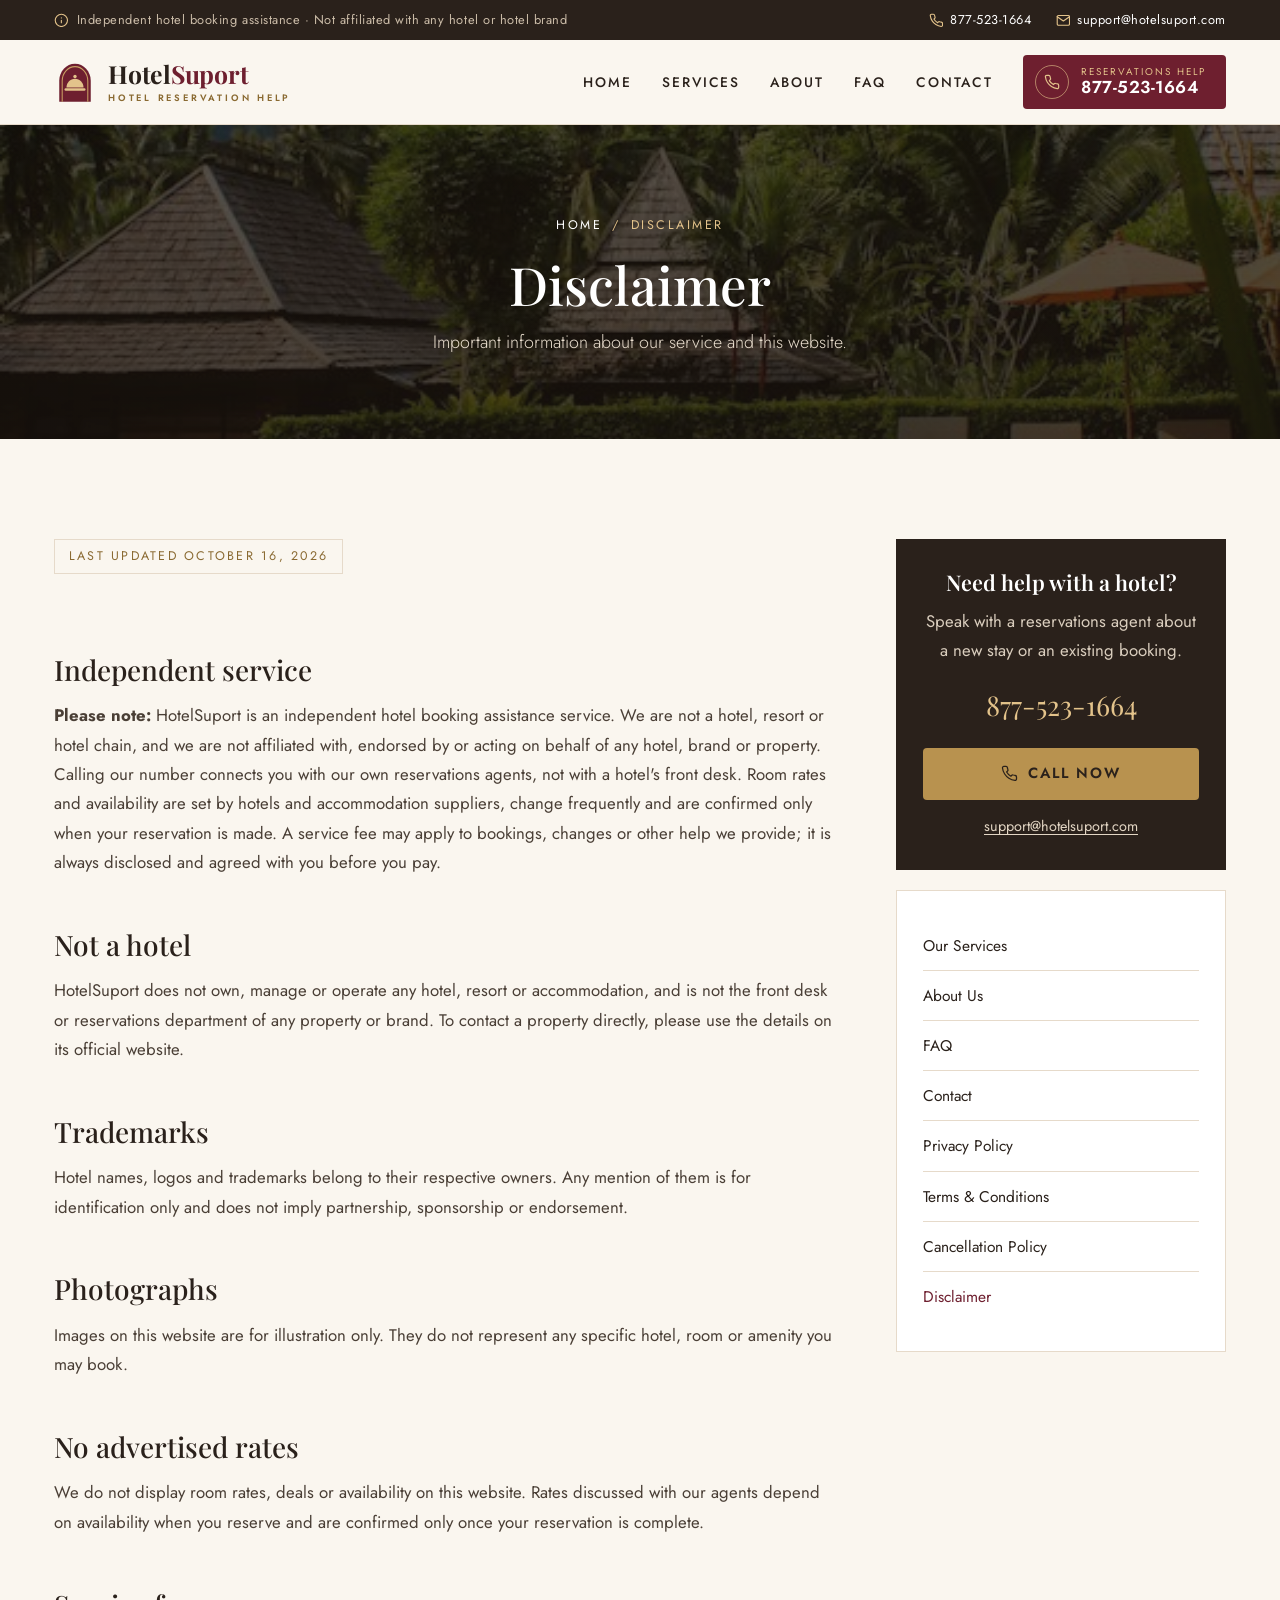
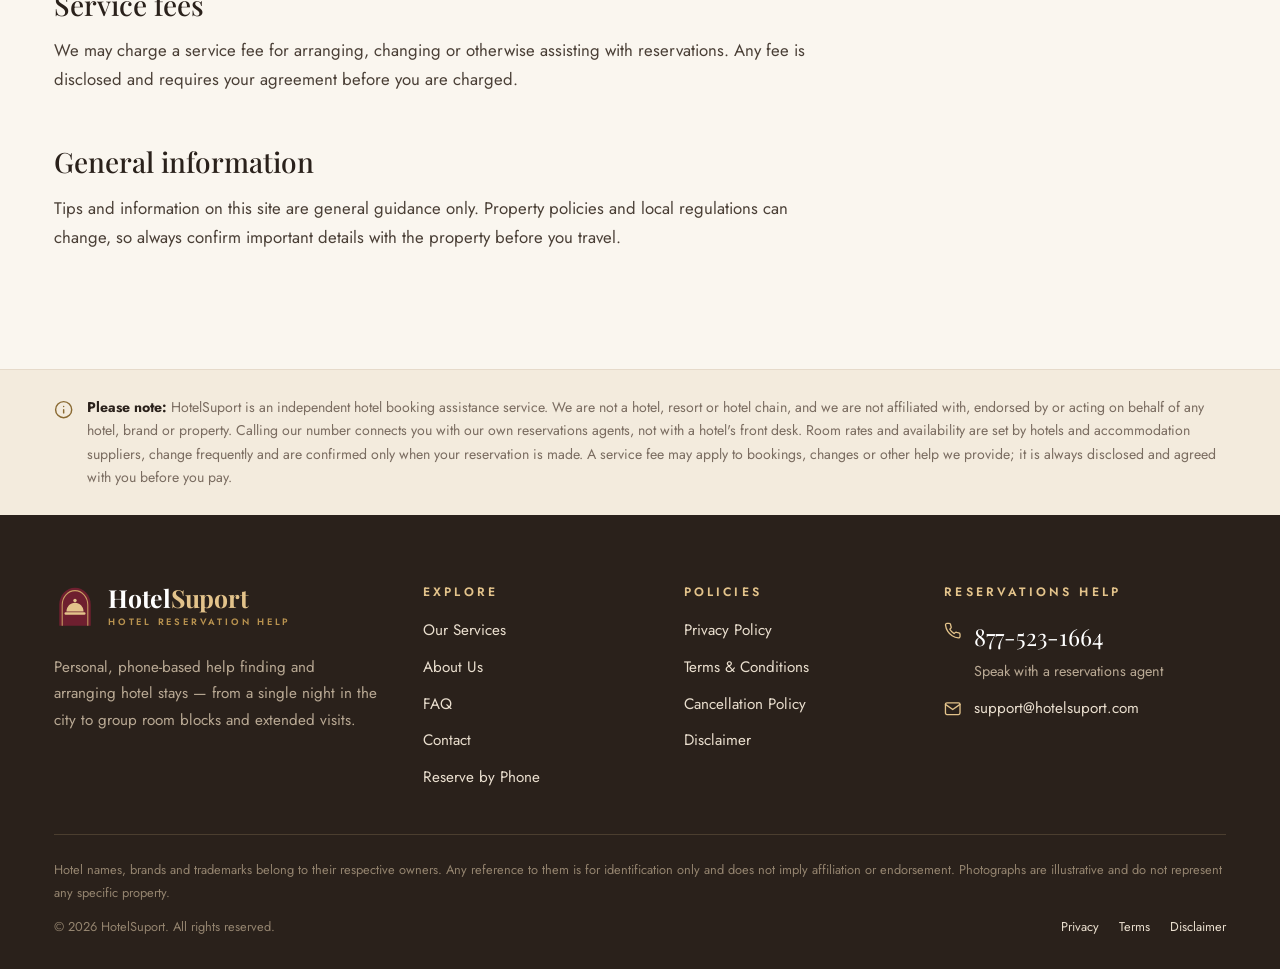
<file: disclaimer.html>
<!DOCTYPE html>
<html lang="en-US">
<head>
<meta charset="utf-8">
<meta name="viewport" content="width=device-width, initial-scale=1">
<title>Disclaimer | HotelSuport</title>
<meta name="description" content="HotelSuport is an independent hotel booking assistance service, not a hotel. Read our full disclaimer.">
<meta name="robots" content="index, follow, max-image-preview:large">
<link rel="canonical" href="https://www.hotelsuport.com/disclaimer.html">
<meta name="theme-color" content="#2A211B">
<meta name="format-detection" content="telephone=no">
<meta property="og:type" content="website">
<meta property="og:site_name" content="HotelSuport">
<meta property="og:title" content="Disclaimer | HotelSuport">
<meta property="og:description" content="HotelSuport is an independent hotel booking assistance service, not a hotel. Read our full disclaimer.">
<meta property="og:url" content="https://www.hotelsuport.com/disclaimer.html">
<meta property="og:image" content="https://www.hotelsuport.com/assets/img/og-image.png">
<meta property="og:image:width" content="1200">
<meta property="og:image:height" content="630">
<meta property="og:locale" content="en_US">
<meta name="twitter:card" content="summary_large_image">
<link rel="icon" href="assets/img/favicon.svg" type="image/svg+xml">
<link rel="icon" href="assets/img/favicon-32.png" sizes="32x32" type="image/png">
<link rel="apple-touch-icon" href="assets/img/apple-touch-icon.png">
<link rel="manifest" href="site.webmanifest">
<link rel="preconnect" href="https://fonts.googleapis.com">
<link rel="preconnect" href="https://fonts.gstatic.com" crossorigin>
<link rel="stylesheet" href="https://fonts.googleapis.com/css2?family=Jost:wght@300;400;500;600&family=Playfair+Display:ital,wght@0,500;0,600;0,700;1,500&display=swap">
<link rel="stylesheet" href="assets/css/styles.css">
<!-- Google tag (gtag.js) / Google Ads: paste the tracking snippet here once IDs are available. -->
<script type="application/ld+json">{"@context":"https://schema.org","@type":"BreadcrumbList","itemListElement":[{"@type":"ListItem","position":1,"name":"Home","item":"https://www.hotelsuport.com/"},{"@type":"ListItem","position":2,"name":"Disclaimer","item":"https://www.hotelsuport.com/disclaimer.html"}]}</script>
</head>
<body>
<a class="skip-link" href="#main">Skip to main content</a>
<div class="utility">
  <div class="container">
    <span class="u-note"><svg class="icon" viewBox="0 0 24 24" fill="none" stroke="currentColor" stroke-width="1.8" stroke-linecap="round" stroke-linejoin="round" aria-hidden="true" focusable="false"><circle cx="12" cy="12" r="10"/><path d="M12 16v-4M12 8h.01"/></svg> Independent hotel booking assistance &middot; Not affiliated with any hotel or hotel brand</span>
    <div class="u-links">
      <a href="tel:+18775231664" data-loc="utility"><svg class="icon" viewBox="0 0 24 24" fill="none" stroke="currentColor" stroke-width="1.8" stroke-linecap="round" stroke-linejoin="round" aria-hidden="true" focusable="false"><path d="M22 16.9v3a2 2 0 0 1-2.2 2 19.8 19.8 0 0 1-8.6-3.1 19.5 19.5 0 0 1-6-6A19.8 19.8 0 0 1 2.1 4.2 2 2 0 0 1 4.1 2h3a2 2 0 0 1 2 1.7c.1 1 .4 1.9.7 2.8a2 2 0 0 1-.5 2.1L8 9.9a16 16 0 0 0 6 6l1.3-1.3a2 2 0 0 1 2.1-.4c.9.3 1.8.6 2.8.7a2 2 0 0 1 1.8 2z"/></svg> 877-523-1664</a>
      <a href="mailto:support@hotelsuport.com" data-loc="utility"><svg class="icon" viewBox="0 0 24 24" fill="none" stroke="currentColor" stroke-width="1.8" stroke-linecap="round" stroke-linejoin="round" aria-hidden="true" focusable="false"><rect x="2" y="4" width="20" height="16" rx="2"/><path d="m22 6-10 7L2 6"/></svg> <span class="u-mail-txt">support@hotelsuport.com</span></a>
    </div>
  </div>
</div>
<header class="site-header">
  <div class="container header-inner">
    <a class="brand" href="index.html" aria-label="HotelSuport – Home"><svg class="brand-mark" viewBox="0 0 64 64" aria-hidden="true" focusable="false"><path d="M8 62V30C8 15.6 18.7 4 32 4s24 11.6 24 26v32z" fill="#6E1F2F"/><path d="M12.5 62V30.5C12.5 18.6 21.2 8.6 32 8.6s19.5 10 19.5 21.9V62" fill="none" stroke="#C9A063" stroke-width="1.6"/><circle cx="32" cy="23.5" r="2.6" fill="#E3C38B"/><path d="M19 40.5c0-7.4 5.8-13.4 13-13.4s13 6 13 13.4z" fill="#E3C38B"/><rect x="16" y="41.6" width="32" height="3.6" rx="1.8" fill="#E3C38B"/></svg><span class="brand-text"><span class="brand-name">Hotel<span>Suport</span></span><span class="brand-tag">HOTEL RESERVATION HELP</span></span></a>
    <nav class="main-nav" id="main-nav" aria-label="Main">
      <ul><li><a href="index.html">Home</a></li><li><a href="hotel-booking-help.html">Services</a></li><li><a href="about.html">About</a></li><li><a href="faq.html">FAQ</a></li><li><a href="contact.html">Contact</a></li></ul>
    </nav>
    <a class="header-call" href="tel:+18775231664" data-loc="header"><span class="hc-ico"><svg class="" viewBox="0 0 24 24" fill="none" stroke="currentColor" stroke-width="1.8" stroke-linecap="round" stroke-linejoin="round" aria-hidden="true" focusable="false"><path d="M22 16.9v3a2 2 0 0 1-2.2 2 19.8 19.8 0 0 1-8.6-3.1 19.5 19.5 0 0 1-6-6A19.8 19.8 0 0 1 2.1 4.2 2 2 0 0 1 4.1 2h3a2 2 0 0 1 2 1.7c.1 1 .4 1.9.7 2.8a2 2 0 0 1-.5 2.1L8 9.9a16 16 0 0 0 6 6l1.3-1.3a2 2 0 0 1 2.1-.4c.9.3 1.8.6 2.8.7a2 2 0 0 1 1.8 2z"/></svg></span><span class="hc-txt"><small>Reservations help</small><strong>877-523-1664</strong></span></a>
    <button class="nav-toggle" type="button" aria-controls="main-nav" aria-expanded="false" aria-label="Open menu"><svg class="" viewBox="0 0 24 24" fill="none" stroke="currentColor" stroke-width="1.8" stroke-linecap="round" stroke-linejoin="round" aria-hidden="true" focusable="false"><path d="M3 6h18M3 12h18M3 18h18"/></svg></button>
  </div>
</header>
<main id="main">

<section class="page-banner">
  <img src="assets/img/photos/resort.jpg" alt="" decoding="async">
  <div class="container">
    <nav class="trail" aria-label="Breadcrumb"><a href="index.html">Home</a><span aria-hidden="true">/</span><span aria-current="page">Disclaimer</span></nav>
    <h1>Disclaimer</h1>
    <p>Important information about our service and this website.</p>
  </div>
</section>
<section class="section">
  <div class="container page-grid">
    <div class="prose">
      <span class="dated">Last updated October 16, 2026</span>
      
<h2>Independent service</h2>
<p><strong>Please note:</strong> HotelSuport is an independent hotel booking assistance service. We are not a hotel, resort or hotel chain, and we are not affiliated with, endorsed by or acting on behalf of any hotel, brand or property. Calling our number connects you with our own reservations agents, not with a hotel's front desk. Room rates and availability are set by hotels and accommodation suppliers, change frequently and are confirmed only when your reservation is made. A service fee may apply to bookings, changes or other help we provide; it is always disclosed and agreed with you before you pay.</p>

<h2>Not a hotel</h2>
<p>HotelSuport does not own, manage or operate any hotel, resort or accommodation, and is not the front desk or reservations department of any property or brand. To contact a property directly, please use the details on its official website.</p>

<h2>Trademarks</h2>
<p>Hotel names, logos and trademarks belong to their respective owners. Any mention of them is for identification only and does not imply partnership, sponsorship or endorsement.</p>

<h2>Photographs</h2>
<p>Images on this website are for illustration only. They do not represent any specific hotel, room or amenity you may book.</p>

<h2>No advertised rates</h2>
<p>We do not display room rates, deals or availability on this website. Rates discussed with our agents depend on availability when you reserve and are confirmed only once your reservation is complete.</p>

<h2>Service fees</h2>
<p>We may charge a service fee for arranging, changing or otherwise assisting with reservations. Any fee is disclosed and requires your agreement before you are charged.</p>

<h2>General information</h2>
<p>Tips and information on this site are general guidance only. Property policies and local regulations can change, so always confirm important details with the property before you travel.</p>

    </div>
    <aside class="aside">
  <div class="aside-card dark">
    <h3>Need help with a hotel?</h3>
    <p>Speak with a reservations agent about a new stay or an existing booking.</p>
    <a class="ac-phone" href="tel:+18775231664" data-loc="aside">877-523-1664</a>
    <a class="btn btn-brass btn-block" href="tel:+18775231664" data-loc="aside"><svg class="icon" viewBox="0 0 24 24" fill="none" stroke="currentColor" stroke-width="1.8" stroke-linecap="round" stroke-linejoin="round" aria-hidden="true" focusable="false"><path d="M22 16.9v3a2 2 0 0 1-2.2 2 19.8 19.8 0 0 1-8.6-3.1 19.5 19.5 0 0 1-6-6A19.8 19.8 0 0 1 2.1 4.2 2 2 0 0 1 4.1 2h3a2 2 0 0 1 2 1.7c.1 1 .4 1.9.7 2.8a2 2 0 0 1-.5 2.1L8 9.9a16 16 0 0 0 6 6l1.3-1.3a2 2 0 0 1 2.1-.4c.9.3 1.8.6 2.8.7a2 2 0 0 1 1.8 2z"/></svg> Call Now</a>
    <a class="ac-mail" href="mailto:support@hotelsuport.com" data-loc="aside">support@hotelsuport.com</a>
  </div>
  <div class="aside-card"><ul class="aside-links"><li><a href="hotel-booking-help.html">Our Services</a></li><li><a href="about.html">About Us</a></li><li><a href="faq.html">FAQ</a></li><li><a href="contact.html">Contact</a></li><li><a href="privacy-policy.html">Privacy Policy</a></li><li><a href="terms-and-conditions.html">Terms &amp; Conditions</a></li><li><a href="cancellation-policy.html">Cancellation Policy</a></li><li><a href="disclaimer.html" aria-current="page">Disclaimer</a></li></ul></div>
</aside>
  </div>
</section>
</main>
<section class="disclose" aria-label="Disclosure"><div class="container"><svg class="icon" viewBox="0 0 24 24" fill="none" stroke="currentColor" stroke-width="1.8" stroke-linecap="round" stroke-linejoin="round" aria-hidden="true" focusable="false"><circle cx="12" cy="12" r="10"/><path d="M12 16v-4M12 8h.01"/></svg><p><strong>Please note:</strong> HotelSuport is an independent hotel booking assistance service. We are not a hotel, resort or hotel chain, and we are not affiliated with, endorsed by or acting on behalf of any hotel, brand or property. Calling our number connects you with our own reservations agents, not with a hotel's front desk. Room rates and availability are set by hotels and accommodation suppliers, change frequently and are confirmed only when your reservation is made. A service fee may apply to bookings, changes or other help we provide; it is always disclosed and agreed with you before you pay.</p></div></section>
<footer class="site-footer">
  <div class="container">
    <div class="foot-grid">
      <div class="foot-about"><a class="brand" href="index.html" aria-label="HotelSuport – Home"><svg class="brand-mark" viewBox="0 0 64 64" aria-hidden="true" focusable="false"><path d="M8 62V30C8 15.6 18.7 4 32 4s24 11.6 24 26v32z" fill="#6E1F2F"/><path d="M12.5 62V30.5C12.5 18.6 21.2 8.6 32 8.6s19.5 10 19.5 21.9V62" fill="none" stroke="#C9A063" stroke-width="1.6"/><circle cx="32" cy="23.5" r="2.6" fill="#E3C38B"/><path d="M19 40.5c0-7.4 5.8-13.4 13-13.4s13 6 13 13.4z" fill="#E3C38B"/><rect x="16" y="41.6" width="32" height="3.6" rx="1.8" fill="#E3C38B"/></svg><span class="brand-text"><span class="brand-name">Hotel<span>Suport</span></span><span class="brand-tag">HOTEL RESERVATION HELP</span></span></a><p>Personal, phone-based help finding and arranging hotel stays — from a single night in the city to group room blocks and extended visits.</p></div>
      <div><h2>Explore</h2><ul>
        <li><a href="hotel-booking-help.html">Our Services</a></li>
        <li><a href="about.html">About Us</a></li>
        <li><a href="faq.html">FAQ</a></li>
        <li><a href="contact.html">Contact</a></li>
        <li><a href="reserve-by-phone.html">Reserve by Phone</a></li>
      </ul></div>
      <div><h2>Policies</h2><ul>
        <li><a href="privacy-policy.html">Privacy Policy</a></li>
        <li><a href="terms-and-conditions.html">Terms &amp; Conditions</a></li>
        <li><a href="cancellation-policy.html">Cancellation Policy</a></li>
        <li><a href="disclaimer.html">Disclaimer</a></li>
      </ul></div>
      <div><h2>Reservations Help</h2><ul class="foot-contact">
        <li><svg class="icon" viewBox="0 0 24 24" fill="none" stroke="currentColor" stroke-width="1.8" stroke-linecap="round" stroke-linejoin="round" aria-hidden="true" focusable="false"><path d="M22 16.9v3a2 2 0 0 1-2.2 2 19.8 19.8 0 0 1-8.6-3.1 19.5 19.5 0 0 1-6-6A19.8 19.8 0 0 1 2.1 4.2 2 2 0 0 1 4.1 2h3a2 2 0 0 1 2 1.7c.1 1 .4 1.9.7 2.8a2 2 0 0 1-.5 2.1L8 9.9a16 16 0 0 0 6 6l1.3-1.3a2 2 0 0 1 2.1-.4c.9.3 1.8.6 2.8.7a2 2 0 0 1 1.8 2z"/></svg><div><a class="foot-phone" href="tel:+18775231664" data-loc="footer">877-523-1664</a><br><span class="small">Speak with a reservations agent</span></div></li>
        <li><svg class="icon" viewBox="0 0 24 24" fill="none" stroke="currentColor" stroke-width="1.8" stroke-linecap="round" stroke-linejoin="round" aria-hidden="true" focusable="false"><rect x="2" y="4" width="20" height="16" rx="2"/><path d="m22 6-10 7L2 6"/></svg><a href="mailto:support@hotelsuport.com" data-loc="footer">support@hotelsuport.com</a></li>
      </ul></div>
    </div>
    <div class="foot-legal">
      <p>Hotel names, brands and trademarks belong to their respective owners. Any reference to them is for identification only and does not imply affiliation or endorsement. Photographs are illustrative and do not represent any specific property.</p>
      <div class="foot-bottom">
        <span>&copy; <span data-year>2026</span> HotelSuport. All rights reserved.</span>
        <ul><li><a href="privacy-policy.html">Privacy</a></li><li><a href="terms-and-conditions.html">Terms</a></li><li><a href="disclaimer.html">Disclaimer</a></li></ul>
      </div>
    </div>
  </div>
</footer>

<div class="callbar" role="region" aria-label="Quick contact">
  <a class="cb-call" href="tel:+18775231664" data-loc="mobile_bar"><svg class="icon" viewBox="0 0 24 24" fill="none" stroke="currentColor" stroke-width="1.8" stroke-linecap="round" stroke-linejoin="round" aria-hidden="true" focusable="false"><path d="M22 16.9v3a2 2 0 0 1-2.2 2 19.8 19.8 0 0 1-8.6-3.1 19.5 19.5 0 0 1-6-6A19.8 19.8 0 0 1 2.1 4.2 2 2 0 0 1 4.1 2h3a2 2 0 0 1 2 1.7c.1 1 .4 1.9.7 2.8a2 2 0 0 1-.5 2.1L8 9.9a16 16 0 0 0 6 6l1.3-1.3a2 2 0 0 1 2.1-.4c.9.3 1.8.6 2.8.7a2 2 0 0 1 1.8 2z"/></svg> Call 877-523-1664</a>
  <a class="cb-mail" href="mailto:support@hotelsuport.com" data-loc="mobile_bar" aria-label="Email us"><svg class="icon" viewBox="0 0 24 24" fill="none" stroke="currentColor" stroke-width="1.8" stroke-linecap="round" stroke-linejoin="round" aria-hidden="true" focusable="false"><rect x="2" y="4" width="20" height="16" rx="2"/><path d="m22 6-10 7L2 6"/></svg></a>
</div>

<div class="modal" id="form-modal" aria-hidden="true" role="dialog" aria-modal="true" aria-labelledby="modal-title">
  <div class="modal-backdrop" data-close></div>
  <div class="modal-dialog">
    <button class="modal-close" type="button" data-close aria-label="Close"><svg class="" viewBox="0 0 24 24" fill="none" stroke="currentColor" stroke-width="1.8" stroke-linecap="round" stroke-linejoin="round" aria-hidden="true" focusable="false"><path d="M18 6 6 18M6 6l12 12"/></svg></button>
    <div class="m-ico m-ok"><svg class="" viewBox="0 0 24 24" fill="none" stroke="currentColor" stroke-width="1.8" stroke-linecap="round" stroke-linejoin="round" aria-hidden="true" focusable="false"><path d="M20 6 9 17l-5-5"/></svg></div>
    <div class="m-ico m-warn"><svg class="" viewBox="0 0 24 24" fill="none" stroke="currentColor" stroke-width="1.8" stroke-linecap="round" stroke-linejoin="round" aria-hidden="true" focusable="false"><circle cx="12" cy="12" r="10"/><path d="M12 16v-4M12 8h.01"/></svg></div>
    <h2 id="modal-title" data-modal-title>Enquiry received</h2>
    <p data-modal-note>Thank you. A reservations agent will contact you about your stay.</p>
    <a class="btn btn-wine btn-block" href="tel:+18775231664" data-loc="modal"><svg class="icon" viewBox="0 0 24 24" fill="none" stroke="currentColor" stroke-width="1.8" stroke-linecap="round" stroke-linejoin="round" aria-hidden="true" focusable="false"><path d="M22 16.9v3a2 2 0 0 1-2.2 2 19.8 19.8 0 0 1-8.6-3.1 19.5 19.5 0 0 1-6-6A19.8 19.8 0 0 1 2.1 4.2 2 2 0 0 1 4.1 2h3a2 2 0 0 1 2 1.7c.1 1 .4 1.9.7 2.8a2 2 0 0 1-.5 2.1L8 9.9a16 16 0 0 0 6 6l1.3-1.3a2 2 0 0 1 2.1-.4c.9.3 1.8.6 2.8.7a2 2 0 0 1 1.8 2z"/></svg> Call 877-523-1664</a>
    <a class="btn btn-outline btn-block m-email" href="mailto:support@hotelsuport.com" data-loc="modal"><svg class="icon" viewBox="0 0 24 24" fill="none" stroke="currentColor" stroke-width="1.8" stroke-linecap="round" stroke-linejoin="round" aria-hidden="true" focusable="false"><rect x="2" y="4" width="20" height="16" rx="2"/><path d="m22 6-10 7L2 6"/></svg> Email us instead</a>
  </div>
</div>
<script src="assets/js/main.js" defer></script>
</body>
</html>
</file>
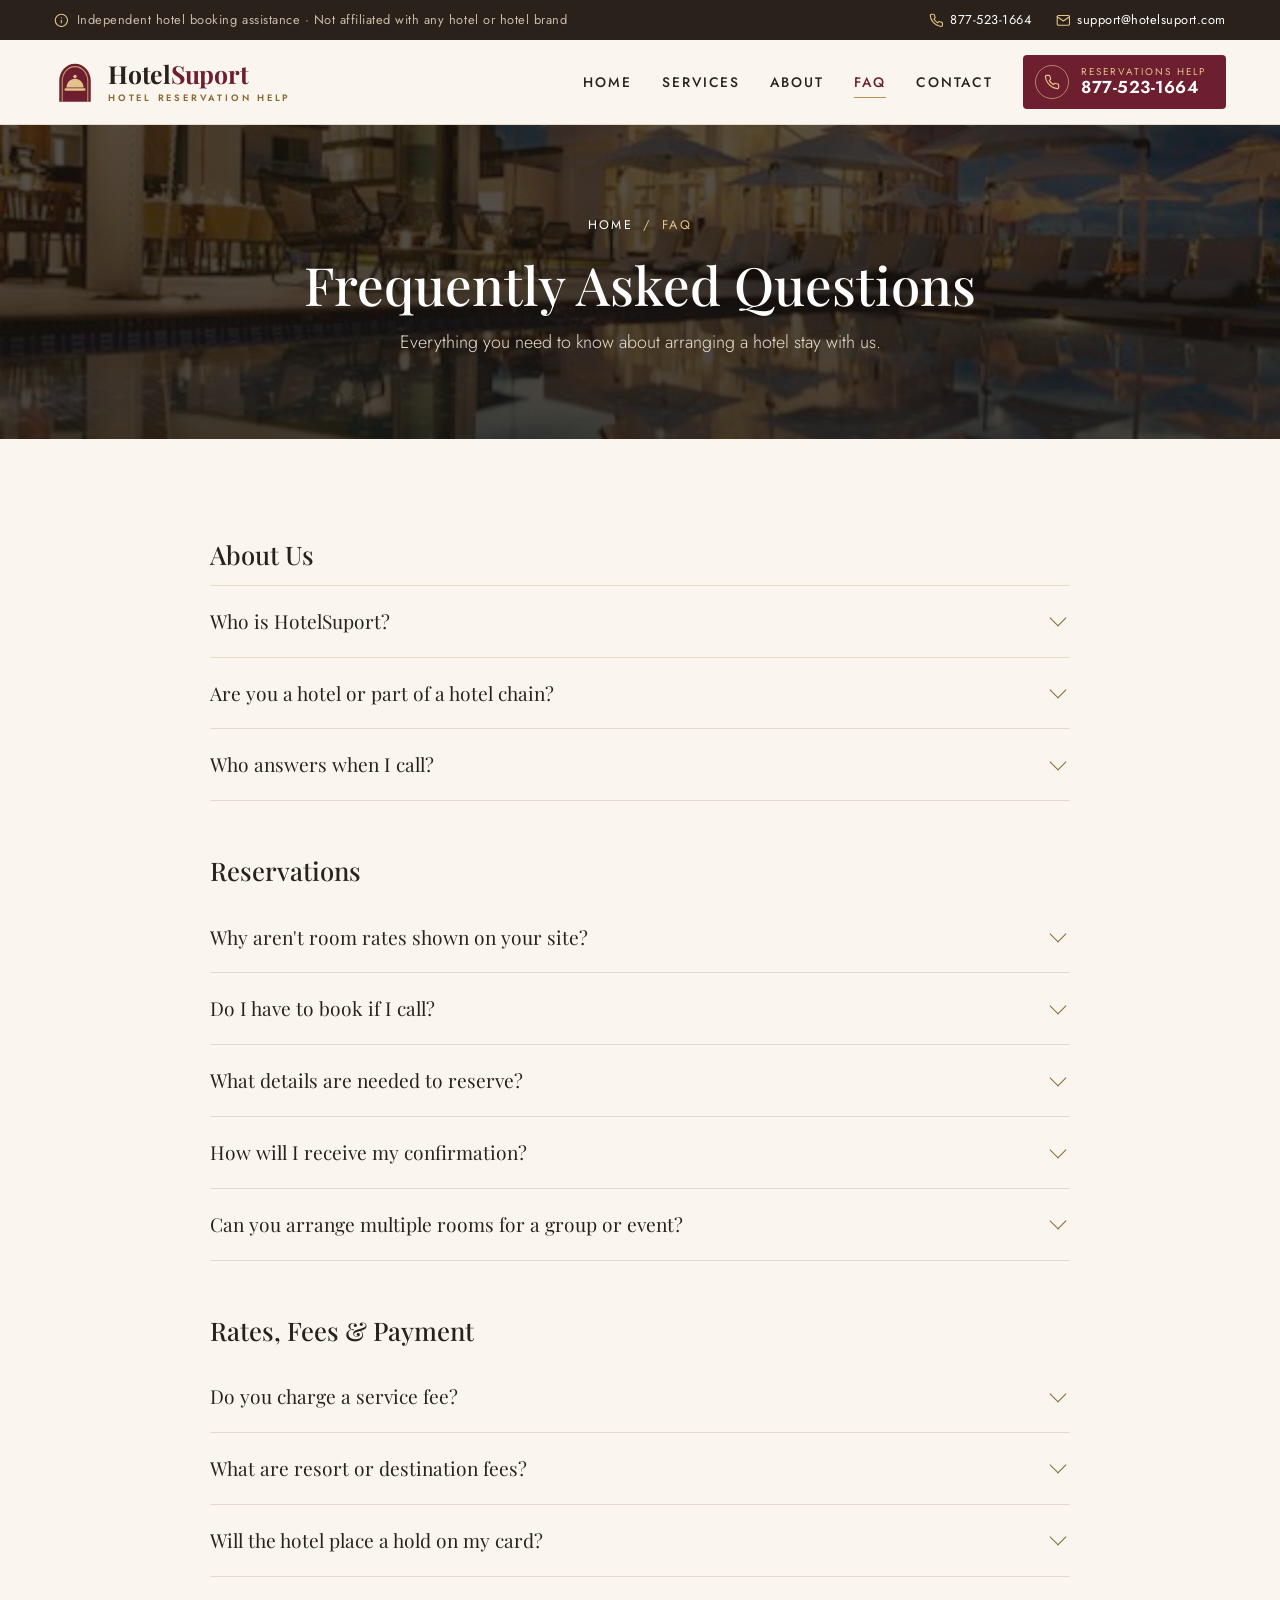
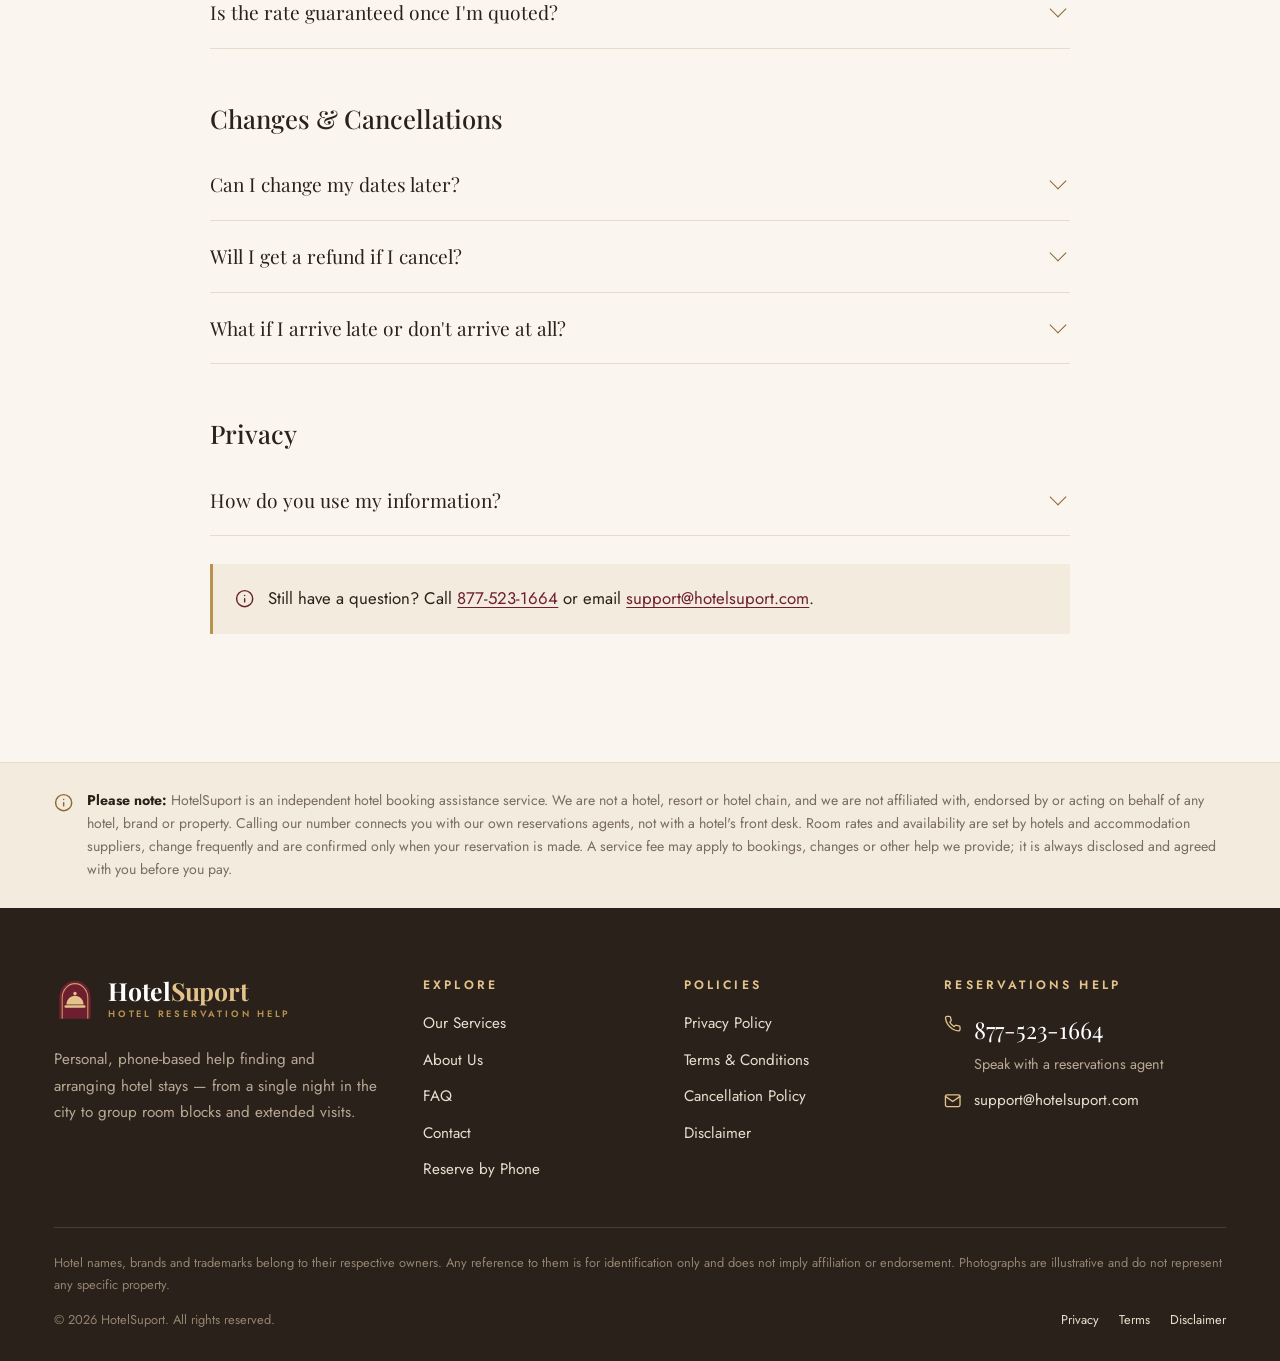
<file: faq.html>
<!DOCTYPE html>
<html lang="en-US">
<head>
<meta charset="utf-8">
<meta name="viewport" content="width=device-width, initial-scale=1">
<title>Hotel Booking FAQ – Rates, Fees &amp; Cancellations | HotelSuport</title>
<meta name="description" content="Answers about booking hotels by phone, service fees, resort fees, card holds, changes and cancellations.">
<meta name="robots" content="index, follow, max-image-preview:large">
<link rel="canonical" href="https://www.hotelsuport.com/faq.html">
<meta name="theme-color" content="#2A211B">
<meta name="format-detection" content="telephone=no">
<meta property="og:type" content="website">
<meta property="og:site_name" content="HotelSuport">
<meta property="og:title" content="Hotel Booking FAQ – Rates, Fees &amp; Cancellations | HotelSuport">
<meta property="og:description" content="Answers about booking hotels by phone, service fees, resort fees, card holds, changes and cancellations.">
<meta property="og:url" content="https://www.hotelsuport.com/faq.html">
<meta property="og:image" content="https://www.hotelsuport.com/assets/img/og-image.png">
<meta property="og:image:width" content="1200">
<meta property="og:image:height" content="630">
<meta property="og:locale" content="en_US">
<meta name="twitter:card" content="summary_large_image">
<link rel="icon" href="assets/img/favicon.svg" type="image/svg+xml">
<link rel="icon" href="assets/img/favicon-32.png" sizes="32x32" type="image/png">
<link rel="apple-touch-icon" href="assets/img/apple-touch-icon.png">
<link rel="manifest" href="site.webmanifest">
<link rel="preconnect" href="https://fonts.googleapis.com">
<link rel="preconnect" href="https://fonts.gstatic.com" crossorigin>
<link rel="stylesheet" href="https://fonts.googleapis.com/css2?family=Jost:wght@300;400;500;600&family=Playfair+Display:ital,wght@0,500;0,600;0,700;1,500&display=swap">
<link rel="stylesheet" href="assets/css/styles.css">
<!-- Google tag (gtag.js) / Google Ads: paste the tracking snippet here once IDs are available. -->
<script type="application/ld+json">{"@context":"https://schema.org","@type":"FAQPage","mainEntity":[{"@type":"Question","name":"Who is HotelSuport?","acceptedAnswer":{"@type":"Answer","text":"HotelSuport is an independent hotel booking assistance service. Our reservations agents help travelers find, reserve and manage hotel stays, mainly by phone."}},{"@type":"Question","name":"Are you a hotel or part of a hotel chain?","acceptedAnswer":{"@type":"Answer","text":"No. We are not a hotel and we are not affiliated with any hotel, resort or hotel brand. To contact a hotel directly, please use the details on its official website."}},{"@type":"Question","name":"Who answers when I call?","acceptedAnswer":{"@type":"Answer","text":"A member of our own reservations team. Call 877-523-1664 and they can search available stays, answer questions and make reservations or changes with your approval."}},{"@type":"Question","name":"Why aren't room rates shown on your site?","acceptedAnswer":{"@type":"Answer","text":"Hotel rates change constantly with demand, dates and room type. Instead of showing prices that may be inaccurate, we check live availability for your stay and confirm the full cost before you reserve."}},{"@type":"Question","name":"Do I have to book if I call?","acceptedAnswer":{"@type":"Answer","text":"No. You can ask questions, compare options and take time to decide. We only reserve after you've approved the property, room and total price."}},{"@type":"Question","name":"What details are needed to reserve?","acceptedAnswer":{"@type":"Answer","text":"The guest's full name, contact details, check-in and check-out dates, number of rooms and guests, and any special requests. The guest checking in will usually need a government-issued photo ID and a payment card at the property."}},{"@type":"Question","name":"How will I receive my confirmation?","acceptedAnswer":{"@type":"Answer","text":"We email a confirmation to the address you provide. Please check the property name, address, dates, room type and guest name carefully, and contact us right away if anything is wrong."}},{"@type":"Question","name":"Can you arrange multiple rooms for a group or event?","acceptedAnswer":{"@type":"Answer","text":"Yes. We help with room requests for weddings, reunions, teams and corporate events. Availability and group terms vary by property, so contact us early."}},{"@type":"Question","name":"Do you charge a service fee?","acceptedAnswer":{"@type":"Answer","text":"A service fee may apply when we arrange, change or otherwise assist with a reservation. It is always explained, separately from the room rate, taxes and property fees, before you agree to pay."}},{"@type":"Question","name":"What are resort or destination fees?","acceptedAnswer":{"@type":"Answer","text":"Some properties charge mandatory daily fees for amenities or services, often called resort, destination, amenity or facility fees. They may be collected at the hotel. We'll tell you about any such fees we're aware of before you book."}},{"@type":"Question","name":"Will the hotel place a hold on my card?","acceptedAnswer":{"@type":"Answer","text":"Many hotels place a temporary authorization on a card at check-in to cover incidentals. The amount and release time depend on the property and your card issuer."}},{"@type":"Question","name":"Is the rate guaranteed once I'm quoted?","acceptedAnswer":{"@type":"Answer","text":"Rates aren't secured until the reservation is completed. Prices and room availability can change quickly, so we always confirm the final amount with you first."}},{"@type":"Question","name":"Can I change my dates later?","acceptedAnswer":{"@type":"Answer","text":"It depends on your rate. Flexible rates can often be changed before a deadline, while prepaid or non-refundable rates may not allow changes. We'll explain the terms before making any change."}},{"@type":"Question","name":"Will I get a refund if I cancel?","acceptedAnswer":{"@type":"Answer","text":"That depends on the rate's cancellation terms and the property's policy. Some reservations can be cancelled free of charge before a deadline; others carry a penalty or are non-refundable. See our Cancellation Policy."}},{"@type":"Question","name":"What if I arrive late or don't arrive at all?","acceptedAnswer":{"@type":"Answer","text":"Let the property or us know if you'll arrive late. If you don't arrive and haven't cancelled, the hotel may charge a no-show fee and release the room for the rest of your stay."}},{"@type":"Question","name":"How do you use my information?","acceptedAnswer":{"@type":"Answer","text":"Only to respond to you and arrange the stays you request. We don't sell personal information. Read our Privacy Policy for details."}}]}</script>
<script type="application/ld+json">{"@context":"https://schema.org","@type":"BreadcrumbList","itemListElement":[{"@type":"ListItem","position":1,"name":"Home","item":"https://www.hotelsuport.com/"},{"@type":"ListItem","position":2,"name":"FAQ","item":"https://www.hotelsuport.com/faq.html"}]}</script>
</head>
<body>
<a class="skip-link" href="#main">Skip to main content</a>
<div class="utility">
  <div class="container">
    <span class="u-note"><svg class="icon" viewBox="0 0 24 24" fill="none" stroke="currentColor" stroke-width="1.8" stroke-linecap="round" stroke-linejoin="round" aria-hidden="true" focusable="false"><circle cx="12" cy="12" r="10"/><path d="M12 16v-4M12 8h.01"/></svg> Independent hotel booking assistance &middot; Not affiliated with any hotel or hotel brand</span>
    <div class="u-links">
      <a href="tel:+18775231664" data-loc="utility"><svg class="icon" viewBox="0 0 24 24" fill="none" stroke="currentColor" stroke-width="1.8" stroke-linecap="round" stroke-linejoin="round" aria-hidden="true" focusable="false"><path d="M22 16.9v3a2 2 0 0 1-2.2 2 19.8 19.8 0 0 1-8.6-3.1 19.5 19.5 0 0 1-6-6A19.8 19.8 0 0 1 2.1 4.2 2 2 0 0 1 4.1 2h3a2 2 0 0 1 2 1.7c.1 1 .4 1.9.7 2.8a2 2 0 0 1-.5 2.1L8 9.9a16 16 0 0 0 6 6l1.3-1.3a2 2 0 0 1 2.1-.4c.9.3 1.8.6 2.8.7a2 2 0 0 1 1.8 2z"/></svg> 877-523-1664</a>
      <a href="mailto:support@hotelsuport.com" data-loc="utility"><svg class="icon" viewBox="0 0 24 24" fill="none" stroke="currentColor" stroke-width="1.8" stroke-linecap="round" stroke-linejoin="round" aria-hidden="true" focusable="false"><rect x="2" y="4" width="20" height="16" rx="2"/><path d="m22 6-10 7L2 6"/></svg> <span class="u-mail-txt">support@hotelsuport.com</span></a>
    </div>
  </div>
</div>
<header class="site-header">
  <div class="container header-inner">
    <a class="brand" href="index.html" aria-label="HotelSuport – Home"><svg class="brand-mark" viewBox="0 0 64 64" aria-hidden="true" focusable="false"><path d="M8 62V30C8 15.6 18.7 4 32 4s24 11.6 24 26v32z" fill="#6E1F2F"/><path d="M12.5 62V30.5C12.5 18.6 21.2 8.6 32 8.6s19.5 10 19.5 21.9V62" fill="none" stroke="#C9A063" stroke-width="1.6"/><circle cx="32" cy="23.5" r="2.6" fill="#E3C38B"/><path d="M19 40.5c0-7.4 5.8-13.4 13-13.4s13 6 13 13.4z" fill="#E3C38B"/><rect x="16" y="41.6" width="32" height="3.6" rx="1.8" fill="#E3C38B"/></svg><span class="brand-text"><span class="brand-name">Hotel<span>Suport</span></span><span class="brand-tag">HOTEL RESERVATION HELP</span></span></a>
    <nav class="main-nav" id="main-nav" aria-label="Main">
      <ul><li><a href="index.html">Home</a></li><li><a href="hotel-booking-help.html">Services</a></li><li><a href="about.html">About</a></li><li><a href="faq.html" aria-current="page">FAQ</a></li><li><a href="contact.html">Contact</a></li></ul>
    </nav>
    <a class="header-call" href="tel:+18775231664" data-loc="header"><span class="hc-ico"><svg class="" viewBox="0 0 24 24" fill="none" stroke="currentColor" stroke-width="1.8" stroke-linecap="round" stroke-linejoin="round" aria-hidden="true" focusable="false"><path d="M22 16.9v3a2 2 0 0 1-2.2 2 19.8 19.8 0 0 1-8.6-3.1 19.5 19.5 0 0 1-6-6A19.8 19.8 0 0 1 2.1 4.2 2 2 0 0 1 4.1 2h3a2 2 0 0 1 2 1.7c.1 1 .4 1.9.7 2.8a2 2 0 0 1-.5 2.1L8 9.9a16 16 0 0 0 6 6l1.3-1.3a2 2 0 0 1 2.1-.4c.9.3 1.8.6 2.8.7a2 2 0 0 1 1.8 2z"/></svg></span><span class="hc-txt"><small>Reservations help</small><strong>877-523-1664</strong></span></a>
    <button class="nav-toggle" type="button" aria-controls="main-nav" aria-expanded="false" aria-label="Open menu"><svg class="" viewBox="0 0 24 24" fill="none" stroke="currentColor" stroke-width="1.8" stroke-linecap="round" stroke-linejoin="round" aria-hidden="true" focusable="false"><path d="M3 6h18M3 12h18M3 18h18"/></svg></button>
  </div>
</header>
<main id="main">

<section class="page-banner">
  <img src="assets/img/photos/family.jpg" alt="" decoding="async">
  <div class="container">
    <nav class="trail" aria-label="Breadcrumb"><a href="index.html">Home</a><span aria-hidden="true">/</span><span aria-current="page">FAQ</span></nav>
    <h1>Frequently Asked Questions</h1>
    <p>Everything you need to know about arranging a hotel stay with us.</p>
  </div>
</section>
<section class="section">
  <div class="container">
    <div class="faq-list">
      <h2 class="faq-cat">About Us</h2>
<details class="faq"><summary>Who is HotelSuport?</summary><div class="faq-body"><p>HotelSuport is an independent hotel booking assistance service. Our reservations agents help travelers find, reserve and manage hotel stays, mainly by phone.</p></div></details>
<details class="faq"><summary>Are you a hotel or part of a hotel chain?</summary><div class="faq-body"><p>No. We are not a hotel and we are not affiliated with any hotel, resort or hotel brand. To contact a hotel directly, please use the details on its official website.</p></div></details>
<details class="faq"><summary>Who answers when I call?</summary><div class="faq-body"><p>A member of our own reservations team. Call <a href="tel:+18775231664" data-loc="faq">877-523-1664</a> and they can search available stays, answer questions and make reservations or changes with your approval.</p></div></details>
      <h2 class="faq-cat">Reservations</h2>
<details class="faq"><summary>Why aren't room rates shown on your site?</summary><div class="faq-body"><p>Hotel rates change constantly with demand, dates and room type. Instead of showing prices that may be inaccurate, we check live availability for your stay and confirm the full cost before you reserve.</p></div></details>
<details class="faq"><summary>Do I have to book if I call?</summary><div class="faq-body"><p>No. You can ask questions, compare options and take time to decide. We only reserve after you've approved the property, room and total price.</p></div></details>
<details class="faq"><summary>What details are needed to reserve?</summary><div class="faq-body"><p>The guest's full name, contact details, check-in and check-out dates, number of rooms and guests, and any special requests. The guest checking in will usually need a government-issued photo ID and a payment card at the property.</p></div></details>
<details class="faq"><summary>How will I receive my confirmation?</summary><div class="faq-body"><p>We email a confirmation to the address you provide. Please check the property name, address, dates, room type and guest name carefully, and contact us right away if anything is wrong.</p></div></details>
<details class="faq"><summary>Can you arrange multiple rooms for a group or event?</summary><div class="faq-body"><p>Yes. We help with room requests for weddings, reunions, teams and corporate events. Availability and group terms vary by property, so contact us early.</p></div></details>
      <h2 class="faq-cat">Rates, Fees &amp; Payment</h2>
<details class="faq"><summary>Do you charge a service fee?</summary><div class="faq-body"><p>A service fee may apply when we arrange, change or otherwise assist with a reservation. It is always explained, separately from the room rate, taxes and property fees, before you agree to pay.</p></div></details>
<details class="faq"><summary>What are resort or destination fees?</summary><div class="faq-body"><p>Some properties charge mandatory daily fees for amenities or services, often called resort, destination, amenity or facility fees. They may be collected at the hotel. We'll tell you about any such fees we're aware of before you book.</p></div></details>
<details class="faq"><summary>Will the hotel place a hold on my card?</summary><div class="faq-body"><p>Many hotels place a temporary authorization on a card at check-in to cover incidentals. The amount and release time depend on the property and your card issuer.</p></div></details>
<details class="faq"><summary>Is the rate guaranteed once I'm quoted?</summary><div class="faq-body"><p>Rates aren't secured until the reservation is completed. Prices and room availability can change quickly, so we always confirm the final amount with you first.</p></div></details>
      <h2 class="faq-cat">Changes &amp; Cancellations</h2>
<details class="faq"><summary>Can I change my dates later?</summary><div class="faq-body"><p>It depends on your rate. Flexible rates can often be changed before a deadline, while prepaid or non-refundable rates may not allow changes. We'll explain the terms before making any change.</p></div></details>
<details class="faq"><summary>Will I get a refund if I cancel?</summary><div class="faq-body"><p>That depends on the rate's cancellation terms and the property's policy. Some reservations can be cancelled free of charge before a deadline; others carry a penalty or are non-refundable. See our <a href="cancellation-policy.html">Cancellation Policy</a>.</p></div></details>
<details class="faq"><summary>What if I arrive late or don't arrive at all?</summary><div class="faq-body"><p>Let the property or us know if you'll arrive late. If you don't arrive and haven't cancelled, the hotel may charge a no-show fee and release the room for the rest of your stay.</p></div></details>
      <h2 class="faq-cat">Privacy</h2>
<details class="faq"><summary>How do you use my information?</summary><div class="faq-body"><p>Only to respond to you and arrange the stays you request. We don't sell personal information. Read our <a href="privacy-policy.html">Privacy Policy</a> for details.</p></div></details>
      <div class="note"><svg class="icon" viewBox="0 0 24 24" fill="none" stroke="currentColor" stroke-width="1.8" stroke-linecap="round" stroke-linejoin="round" aria-hidden="true" focusable="false"><circle cx="12" cy="12" r="10"/><path d="M12 16v-4M12 8h.01"/></svg><p>Still have a question? Call <a href="tel:+18775231664" data-loc="faq_note">877-523-1664</a> or email <a href="mailto:support@hotelsuport.com" data-loc="faq_note">support@hotelsuport.com</a>.</p></div>
    </div>
  </div>
</section>
</main>
<section class="disclose" aria-label="Disclosure"><div class="container"><svg class="icon" viewBox="0 0 24 24" fill="none" stroke="currentColor" stroke-width="1.8" stroke-linecap="round" stroke-linejoin="round" aria-hidden="true" focusable="false"><circle cx="12" cy="12" r="10"/><path d="M12 16v-4M12 8h.01"/></svg><p><strong>Please note:</strong> HotelSuport is an independent hotel booking assistance service. We are not a hotel, resort or hotel chain, and we are not affiliated with, endorsed by or acting on behalf of any hotel, brand or property. Calling our number connects you with our own reservations agents, not with a hotel's front desk. Room rates and availability are set by hotels and accommodation suppliers, change frequently and are confirmed only when your reservation is made. A service fee may apply to bookings, changes or other help we provide; it is always disclosed and agreed with you before you pay.</p></div></section>
<footer class="site-footer">
  <div class="container">
    <div class="foot-grid">
      <div class="foot-about"><a class="brand" href="index.html" aria-label="HotelSuport – Home"><svg class="brand-mark" viewBox="0 0 64 64" aria-hidden="true" focusable="false"><path d="M8 62V30C8 15.6 18.7 4 32 4s24 11.6 24 26v32z" fill="#6E1F2F"/><path d="M12.5 62V30.5C12.5 18.6 21.2 8.6 32 8.6s19.5 10 19.5 21.9V62" fill="none" stroke="#C9A063" stroke-width="1.6"/><circle cx="32" cy="23.5" r="2.6" fill="#E3C38B"/><path d="M19 40.5c0-7.4 5.8-13.4 13-13.4s13 6 13 13.4z" fill="#E3C38B"/><rect x="16" y="41.6" width="32" height="3.6" rx="1.8" fill="#E3C38B"/></svg><span class="brand-text"><span class="brand-name">Hotel<span>Suport</span></span><span class="brand-tag">HOTEL RESERVATION HELP</span></span></a><p>Personal, phone-based help finding and arranging hotel stays — from a single night in the city to group room blocks and extended visits.</p></div>
      <div><h2>Explore</h2><ul>
        <li><a href="hotel-booking-help.html">Our Services</a></li>
        <li><a href="about.html">About Us</a></li>
        <li><a href="faq.html">FAQ</a></li>
        <li><a href="contact.html">Contact</a></li>
        <li><a href="reserve-by-phone.html">Reserve by Phone</a></li>
      </ul></div>
      <div><h2>Policies</h2><ul>
        <li><a href="privacy-policy.html">Privacy Policy</a></li>
        <li><a href="terms-and-conditions.html">Terms &amp; Conditions</a></li>
        <li><a href="cancellation-policy.html">Cancellation Policy</a></li>
        <li><a href="disclaimer.html">Disclaimer</a></li>
      </ul></div>
      <div><h2>Reservations Help</h2><ul class="foot-contact">
        <li><svg class="icon" viewBox="0 0 24 24" fill="none" stroke="currentColor" stroke-width="1.8" stroke-linecap="round" stroke-linejoin="round" aria-hidden="true" focusable="false"><path d="M22 16.9v3a2 2 0 0 1-2.2 2 19.8 19.8 0 0 1-8.6-3.1 19.5 19.5 0 0 1-6-6A19.8 19.8 0 0 1 2.1 4.2 2 2 0 0 1 4.1 2h3a2 2 0 0 1 2 1.7c.1 1 .4 1.9.7 2.8a2 2 0 0 1-.5 2.1L8 9.9a16 16 0 0 0 6 6l1.3-1.3a2 2 0 0 1 2.1-.4c.9.3 1.8.6 2.8.7a2 2 0 0 1 1.8 2z"/></svg><div><a class="foot-phone" href="tel:+18775231664" data-loc="footer">877-523-1664</a><br><span class="small">Speak with a reservations agent</span></div></li>
        <li><svg class="icon" viewBox="0 0 24 24" fill="none" stroke="currentColor" stroke-width="1.8" stroke-linecap="round" stroke-linejoin="round" aria-hidden="true" focusable="false"><rect x="2" y="4" width="20" height="16" rx="2"/><path d="m22 6-10 7L2 6"/></svg><a href="mailto:support@hotelsuport.com" data-loc="footer">support@hotelsuport.com</a></li>
      </ul></div>
    </div>
    <div class="foot-legal">
      <p>Hotel names, brands and trademarks belong to their respective owners. Any reference to them is for identification only and does not imply affiliation or endorsement. Photographs are illustrative and do not represent any specific property.</p>
      <div class="foot-bottom">
        <span>&copy; <span data-year>2026</span> HotelSuport. All rights reserved.</span>
        <ul><li><a href="privacy-policy.html">Privacy</a></li><li><a href="terms-and-conditions.html">Terms</a></li><li><a href="disclaimer.html">Disclaimer</a></li></ul>
      </div>
    </div>
  </div>
</footer>

<div class="callbar" role="region" aria-label="Quick contact">
  <a class="cb-call" href="tel:+18775231664" data-loc="mobile_bar"><svg class="icon" viewBox="0 0 24 24" fill="none" stroke="currentColor" stroke-width="1.8" stroke-linecap="round" stroke-linejoin="round" aria-hidden="true" focusable="false"><path d="M22 16.9v3a2 2 0 0 1-2.2 2 19.8 19.8 0 0 1-8.6-3.1 19.5 19.5 0 0 1-6-6A19.8 19.8 0 0 1 2.1 4.2 2 2 0 0 1 4.1 2h3a2 2 0 0 1 2 1.7c.1 1 .4 1.9.7 2.8a2 2 0 0 1-.5 2.1L8 9.9a16 16 0 0 0 6 6l1.3-1.3a2 2 0 0 1 2.1-.4c.9.3 1.8.6 2.8.7a2 2 0 0 1 1.8 2z"/></svg> Call 877-523-1664</a>
  <a class="cb-mail" href="mailto:support@hotelsuport.com" data-loc="mobile_bar" aria-label="Email us"><svg class="icon" viewBox="0 0 24 24" fill="none" stroke="currentColor" stroke-width="1.8" stroke-linecap="round" stroke-linejoin="round" aria-hidden="true" focusable="false"><rect x="2" y="4" width="20" height="16" rx="2"/><path d="m22 6-10 7L2 6"/></svg></a>
</div>

<div class="modal" id="form-modal" aria-hidden="true" role="dialog" aria-modal="true" aria-labelledby="modal-title">
  <div class="modal-backdrop" data-close></div>
  <div class="modal-dialog">
    <button class="modal-close" type="button" data-close aria-label="Close"><svg class="" viewBox="0 0 24 24" fill="none" stroke="currentColor" stroke-width="1.8" stroke-linecap="round" stroke-linejoin="round" aria-hidden="true" focusable="false"><path d="M18 6 6 18M6 6l12 12"/></svg></button>
    <div class="m-ico m-ok"><svg class="" viewBox="0 0 24 24" fill="none" stroke="currentColor" stroke-width="1.8" stroke-linecap="round" stroke-linejoin="round" aria-hidden="true" focusable="false"><path d="M20 6 9 17l-5-5"/></svg></div>
    <div class="m-ico m-warn"><svg class="" viewBox="0 0 24 24" fill="none" stroke="currentColor" stroke-width="1.8" stroke-linecap="round" stroke-linejoin="round" aria-hidden="true" focusable="false"><circle cx="12" cy="12" r="10"/><path d="M12 16v-4M12 8h.01"/></svg></div>
    <h2 id="modal-title" data-modal-title>Enquiry received</h2>
    <p data-modal-note>Thank you. A reservations agent will contact you about your stay.</p>
    <a class="btn btn-wine btn-block" href="tel:+18775231664" data-loc="modal"><svg class="icon" viewBox="0 0 24 24" fill="none" stroke="currentColor" stroke-width="1.8" stroke-linecap="round" stroke-linejoin="round" aria-hidden="true" focusable="false"><path d="M22 16.9v3a2 2 0 0 1-2.2 2 19.8 19.8 0 0 1-8.6-3.1 19.5 19.5 0 0 1-6-6A19.8 19.8 0 0 1 2.1 4.2 2 2 0 0 1 4.1 2h3a2 2 0 0 1 2 1.7c.1 1 .4 1.9.7 2.8a2 2 0 0 1-.5 2.1L8 9.9a16 16 0 0 0 6 6l1.3-1.3a2 2 0 0 1 2.1-.4c.9.3 1.8.6 2.8.7a2 2 0 0 1 1.8 2z"/></svg> Call 877-523-1664</a>
    <a class="btn btn-outline btn-block m-email" href="mailto:support@hotelsuport.com" data-loc="modal"><svg class="icon" viewBox="0 0 24 24" fill="none" stroke="currentColor" stroke-width="1.8" stroke-linecap="round" stroke-linejoin="round" aria-hidden="true" focusable="false"><rect x="2" y="4" width="20" height="16" rx="2"/><path d="m22 6-10 7L2 6"/></svg> Email us instead</a>
  </div>
</div>
<script src="assets/js/main.js" defer></script>
</body>
</html>
</file>
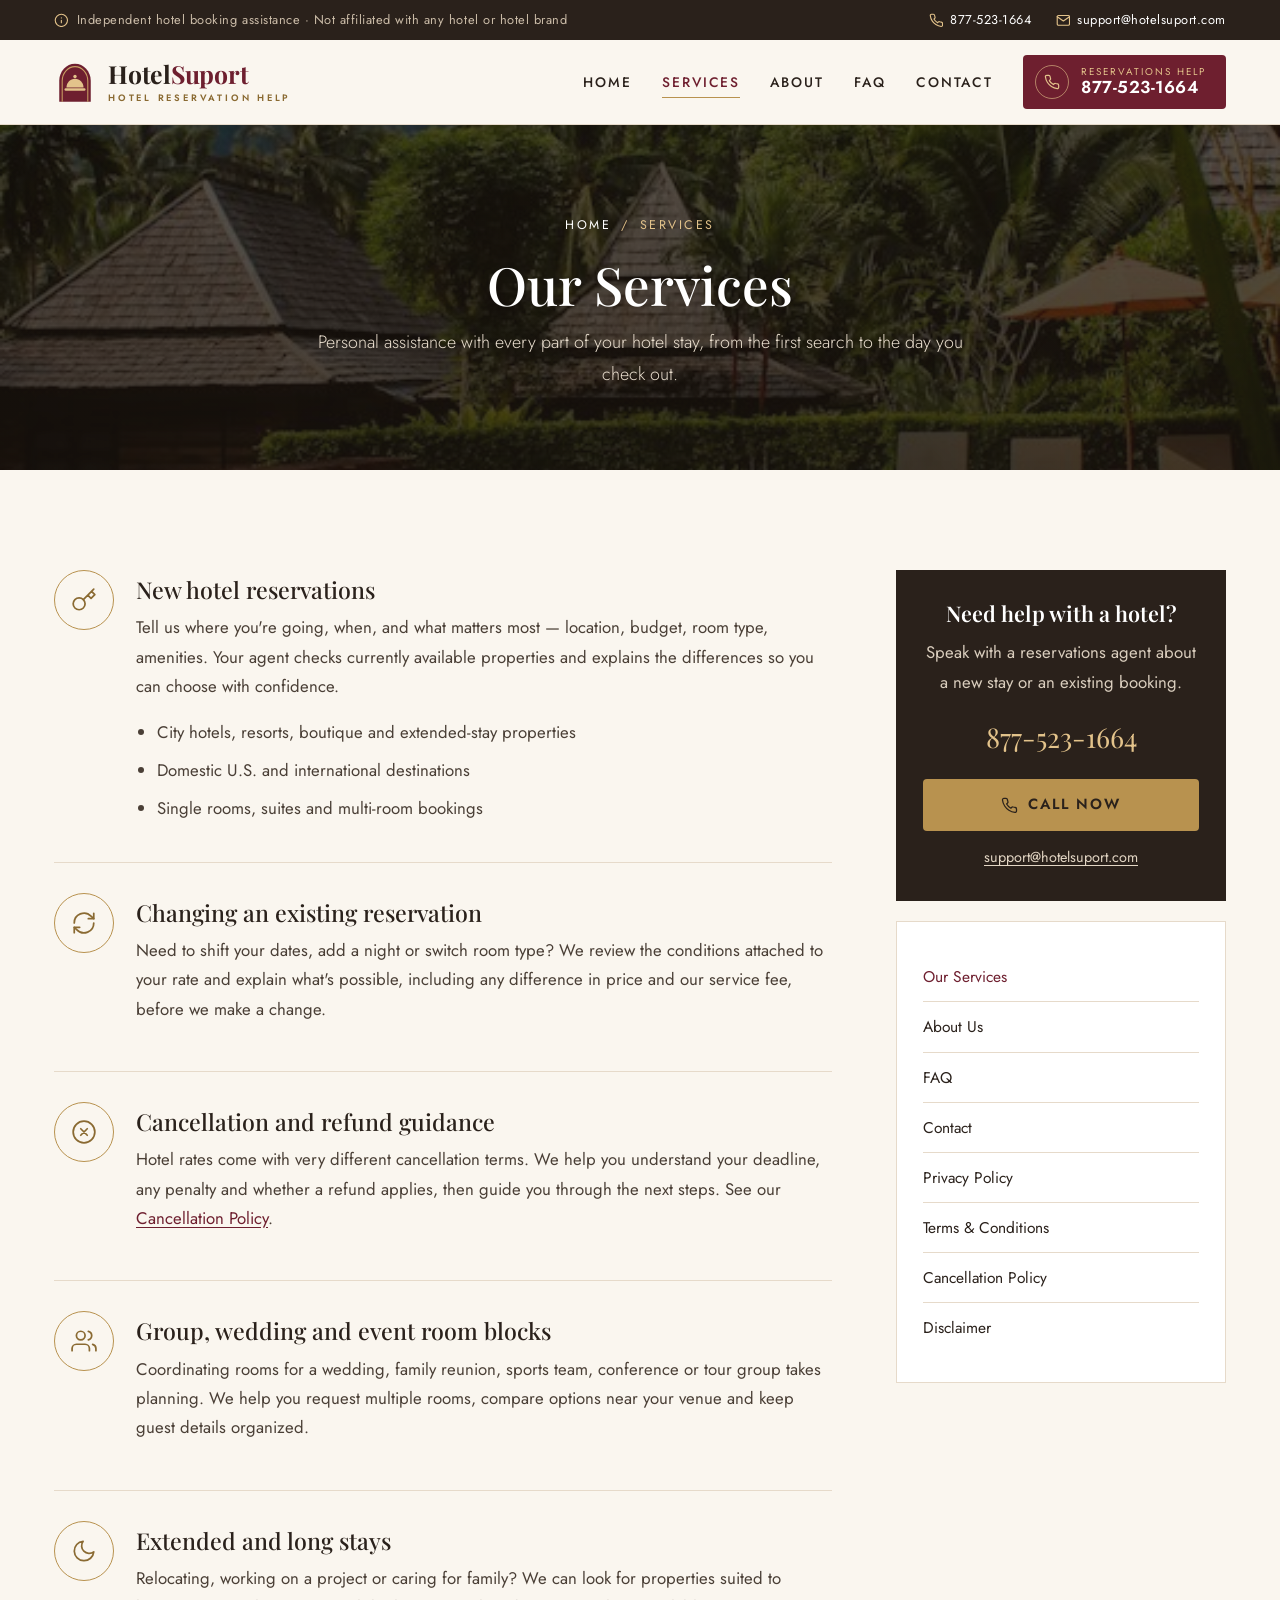
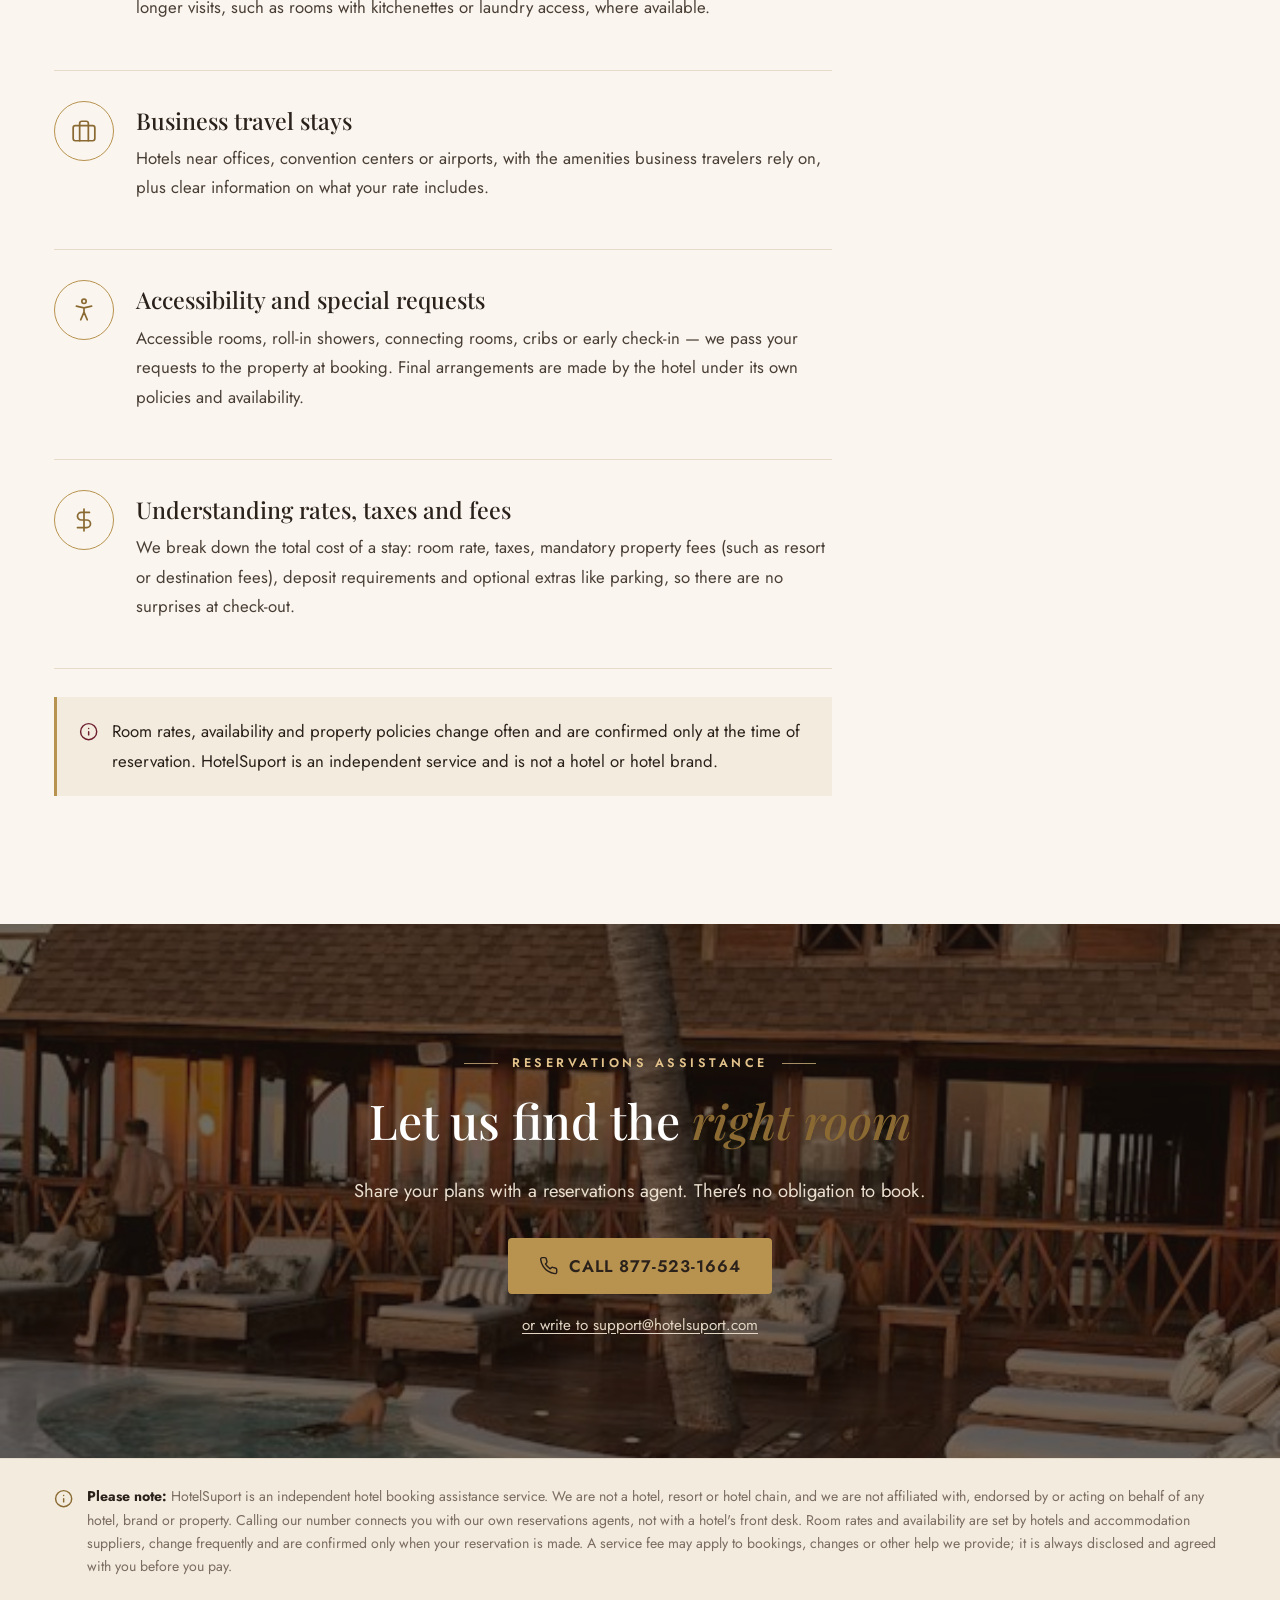
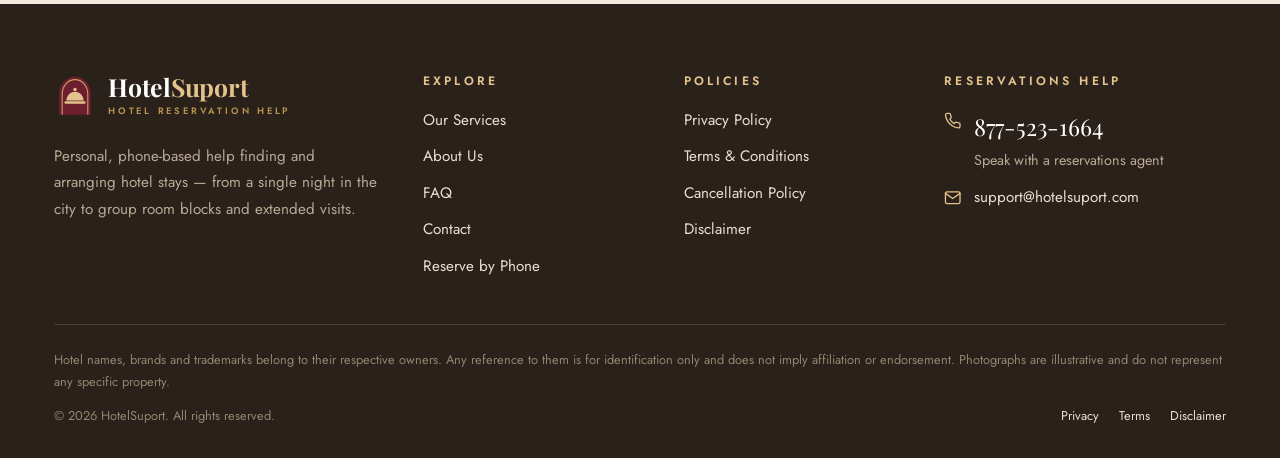
<file: hotel-booking-help.html>
<!DOCTYPE html>
<html lang="en-US">
<head>
<meta charset="utf-8">
<meta name="viewport" content="width=device-width, initial-scale=1">
<title>Hotel Booking Help – Reservations, Changes &amp; Group Rooms | HotelSuport</title>
<meta name="description" content="New hotel reservations, changes, cancellation guidance, group room blocks and extended stays. Call 877-523-1664 to speak with an agent.">
<meta name="robots" content="index, follow, max-image-preview:large">
<link rel="canonical" href="https://www.hotelsuport.com/hotel-booking-help.html">
<meta name="theme-color" content="#2A211B">
<meta name="format-detection" content="telephone=no">
<meta property="og:type" content="website">
<meta property="og:site_name" content="HotelSuport">
<meta property="og:title" content="Hotel Booking Help – Reservations, Changes &amp; Group Rooms | HotelSuport">
<meta property="og:description" content="New hotel reservations, changes, cancellation guidance, group room blocks and extended stays. Call 877-523-1664 to speak with an agent.">
<meta property="og:url" content="https://www.hotelsuport.com/hotel-booking-help.html">
<meta property="og:image" content="https://www.hotelsuport.com/assets/img/og-image.png">
<meta property="og:image:width" content="1200">
<meta property="og:image:height" content="630">
<meta property="og:locale" content="en_US">
<meta name="twitter:card" content="summary_large_image">
<link rel="icon" href="assets/img/favicon.svg" type="image/svg+xml">
<link rel="icon" href="assets/img/favicon-32.png" sizes="32x32" type="image/png">
<link rel="apple-touch-icon" href="assets/img/apple-touch-icon.png">
<link rel="manifest" href="site.webmanifest">
<link rel="preconnect" href="https://fonts.googleapis.com">
<link rel="preconnect" href="https://fonts.gstatic.com" crossorigin>
<link rel="stylesheet" href="https://fonts.googleapis.com/css2?family=Jost:wght@300;400;500;600&family=Playfair+Display:ital,wght@0,500;0,600;0,700;1,500&display=swap">
<link rel="stylesheet" href="assets/css/styles.css">
<!-- Google tag (gtag.js) / Google Ads: paste the tracking snippet here once IDs are available. -->
<script type="application/ld+json">{"@context":"https://schema.org","@type":"Service","serviceType":"Hotel reservation assistance","provider":{"@id":"https://www.hotelsuport.com/#org"},"areaServed":"US"}</script>
<script type="application/ld+json">{"@context":"https://schema.org","@type":"BreadcrumbList","itemListElement":[{"@type":"ListItem","position":1,"name":"Home","item":"https://www.hotelsuport.com/"},{"@type":"ListItem","position":2,"name":"Services","item":"https://www.hotelsuport.com/hotel-booking-help.html"}]}</script>
</head>
<body>
<a class="skip-link" href="#main">Skip to main content</a>
<div class="utility">
  <div class="container">
    <span class="u-note"><svg class="icon" viewBox="0 0 24 24" fill="none" stroke="currentColor" stroke-width="1.8" stroke-linecap="round" stroke-linejoin="round" aria-hidden="true" focusable="false"><circle cx="12" cy="12" r="10"/><path d="M12 16v-4M12 8h.01"/></svg> Independent hotel booking assistance &middot; Not affiliated with any hotel or hotel brand</span>
    <div class="u-links">
      <a href="tel:+18775231664" data-loc="utility"><svg class="icon" viewBox="0 0 24 24" fill="none" stroke="currentColor" stroke-width="1.8" stroke-linecap="round" stroke-linejoin="round" aria-hidden="true" focusable="false"><path d="M22 16.9v3a2 2 0 0 1-2.2 2 19.8 19.8 0 0 1-8.6-3.1 19.5 19.5 0 0 1-6-6A19.8 19.8 0 0 1 2.1 4.2 2 2 0 0 1 4.1 2h3a2 2 0 0 1 2 1.7c.1 1 .4 1.9.7 2.8a2 2 0 0 1-.5 2.1L8 9.9a16 16 0 0 0 6 6l1.3-1.3a2 2 0 0 1 2.1-.4c.9.3 1.8.6 2.8.7a2 2 0 0 1 1.8 2z"/></svg> 877-523-1664</a>
      <a href="mailto:support@hotelsuport.com" data-loc="utility"><svg class="icon" viewBox="0 0 24 24" fill="none" stroke="currentColor" stroke-width="1.8" stroke-linecap="round" stroke-linejoin="round" aria-hidden="true" focusable="false"><rect x="2" y="4" width="20" height="16" rx="2"/><path d="m22 6-10 7L2 6"/></svg> <span class="u-mail-txt">support@hotelsuport.com</span></a>
    </div>
  </div>
</div>
<header class="site-header">
  <div class="container header-inner">
    <a class="brand" href="index.html" aria-label="HotelSuport – Home"><svg class="brand-mark" viewBox="0 0 64 64" aria-hidden="true" focusable="false"><path d="M8 62V30C8 15.6 18.7 4 32 4s24 11.6 24 26v32z" fill="#6E1F2F"/><path d="M12.5 62V30.5C12.5 18.6 21.2 8.6 32 8.6s19.5 10 19.5 21.9V62" fill="none" stroke="#C9A063" stroke-width="1.6"/><circle cx="32" cy="23.5" r="2.6" fill="#E3C38B"/><path d="M19 40.5c0-7.4 5.8-13.4 13-13.4s13 6 13 13.4z" fill="#E3C38B"/><rect x="16" y="41.6" width="32" height="3.6" rx="1.8" fill="#E3C38B"/></svg><span class="brand-text"><span class="brand-name">Hotel<span>Suport</span></span><span class="brand-tag">HOTEL RESERVATION HELP</span></span></a>
    <nav class="main-nav" id="main-nav" aria-label="Main">
      <ul><li><a href="index.html">Home</a></li><li><a href="hotel-booking-help.html" aria-current="page">Services</a></li><li><a href="about.html">About</a></li><li><a href="faq.html">FAQ</a></li><li><a href="contact.html">Contact</a></li></ul>
    </nav>
    <a class="header-call" href="tel:+18775231664" data-loc="header"><span class="hc-ico"><svg class="" viewBox="0 0 24 24" fill="none" stroke="currentColor" stroke-width="1.8" stroke-linecap="round" stroke-linejoin="round" aria-hidden="true" focusable="false"><path d="M22 16.9v3a2 2 0 0 1-2.2 2 19.8 19.8 0 0 1-8.6-3.1 19.5 19.5 0 0 1-6-6A19.8 19.8 0 0 1 2.1 4.2 2 2 0 0 1 4.1 2h3a2 2 0 0 1 2 1.7c.1 1 .4 1.9.7 2.8a2 2 0 0 1-.5 2.1L8 9.9a16 16 0 0 0 6 6l1.3-1.3a2 2 0 0 1 2.1-.4c.9.3 1.8.6 2.8.7a2 2 0 0 1 1.8 2z"/></svg></span><span class="hc-txt"><small>Reservations help</small><strong>877-523-1664</strong></span></a>
    <button class="nav-toggle" type="button" aria-controls="main-nav" aria-expanded="false" aria-label="Open menu"><svg class="" viewBox="0 0 24 24" fill="none" stroke="currentColor" stroke-width="1.8" stroke-linecap="round" stroke-linejoin="round" aria-hidden="true" focusable="false"><path d="M3 6h18M3 12h18M3 18h18"/></svg></button>
  </div>
</header>
<main id="main">

<section class="page-banner">
  <img src="assets/img/photos/resort.jpg" alt="" decoding="async">
  <div class="container">
    <nav class="trail" aria-label="Breadcrumb"><a href="index.html">Home</a><span aria-hidden="true">/</span><span aria-current="page">Services</span></nav>
    <h1>Our Services</h1>
    <p>Personal assistance with every part of your hotel stay, from the first search to the day you check out.</p>
  </div>
</section>
<section class="section">
  <div class="container page-grid">
    <div class="prose">
      <div class="svc-block"><span class="sb-ico"><svg class="" viewBox="0 0 24 24" fill="none" stroke="currentColor" stroke-width="1.8" stroke-linecap="round" stroke-linejoin="round" aria-hidden="true" focusable="false"><circle cx="7.5" cy="15.5" r="5.5"/><path d="m21 2-9.6 9.6M15.5 7.5l3 3L22 7l-3-3"/></svg></span><div><h2>New hotel reservations</h2><p>Tell us where you're going, when, and what matters most — location, budget, room type, amenities. Your agent checks currently available properties and explains the differences so you can choose with confidence.</p>
     <ul><li>City hotels, resorts, boutique and extended-stay properties</li><li>Domestic U.S. and international destinations</li><li>Single rooms, suites and multi-room bookings</li></ul></div></div>
      <div class="svc-block"><span class="sb-ico"><svg class="" viewBox="0 0 24 24" fill="none" stroke="currentColor" stroke-width="1.8" stroke-linecap="round" stroke-linejoin="round" aria-hidden="true" focusable="false"><path d="M21 12a9 9 0 0 1-15.5 6.3L3 16"/><path d="M3 12a9 9 0 0 1 15.5-6.3L21 8"/><path d="M21 3v5h-5M3 21v-5h5"/></svg></span><div><h2>Changing an existing reservation</h2><p>Need to shift your dates, add a night or switch room type? We review the conditions attached to your rate and explain what's possible, including any difference in price and our service fee, before we make a change.</p></div></div>
      <div class="svc-block"><span class="sb-ico"><svg class="" viewBox="0 0 24 24" fill="none" stroke="currentColor" stroke-width="1.8" stroke-linecap="round" stroke-linejoin="round" aria-hidden="true" focusable="false"><circle cx="12" cy="12" r="10"/><path d="m15 9-6 6M9 9l6 6"/></svg></span><div><h2>Cancellation and refund guidance</h2><p>Hotel rates come with very different cancellation terms. We help you understand your deadline, any penalty and whether a refund applies, then guide you through the next steps. See our <a href="cancellation-policy.html">Cancellation Policy</a>.</p></div></div>
      <div class="svc-block"><span class="sb-ico"><svg class="" viewBox="0 0 24 24" fill="none" stroke="currentColor" stroke-width="1.8" stroke-linecap="round" stroke-linejoin="round" aria-hidden="true" focusable="false"><path d="M17 21v-2a4 4 0 0 0-4-4H5a4 4 0 0 0-4 4v2"/><circle cx="9" cy="7" r="4"/><path d="M23 21v-2a4 4 0 0 0-3-3.9M16 3.1a4 4 0 0 1 0 7.8"/></svg></span><div><h2>Group, wedding and event room blocks</h2><p>Coordinating rooms for a wedding, family reunion, sports team, conference or tour group takes planning. We help you request multiple rooms, compare options near your venue and keep guest details organized.</p></div></div>
      <div class="svc-block"><span class="sb-ico"><svg class="" viewBox="0 0 24 24" fill="none" stroke="currentColor" stroke-width="1.8" stroke-linecap="round" stroke-linejoin="round" aria-hidden="true" focusable="false"><path d="M21 12.8A9 9 0 1 1 11.2 3a7 7 0 0 0 9.8 9.8z"/></svg></span><div><h2>Extended and long stays</h2><p>Relocating, working on a project or caring for family? We can look for properties suited to longer visits, such as rooms with kitchenettes or laundry access, where available.</p></div></div>
      <div class="svc-block"><span class="sb-ico"><svg class="" viewBox="0 0 24 24" fill="none" stroke="currentColor" stroke-width="1.8" stroke-linecap="round" stroke-linejoin="round" aria-hidden="true" focusable="false"><rect x="2" y="7" width="20" height="14" rx="2"/><path d="M16 21V5a2 2 0 0 0-2-2h-4a2 2 0 0 0-2 2v16"/></svg></span><div><h2>Business travel stays</h2><p>Hotels near offices, convention centers or airports, with the amenities business travelers rely on, plus clear information on what your rate includes.</p></div></div>
      <div class="svc-block"><span class="sb-ico"><svg class="" viewBox="0 0 24 24" fill="none" stroke="currentColor" stroke-width="1.8" stroke-linecap="round" stroke-linejoin="round" aria-hidden="true" focusable="false"><circle cx="12" cy="4" r="2"/><path d="M19 8.5 12 10 5 8.5M12 10v4l-3 7M12 14l3 7"/></svg></span><div><h2>Accessibility and special requests</h2><p>Accessible rooms, roll-in showers, connecting rooms, cribs or early check-in — we pass your requests to the property at booking. Final arrangements are made by the hotel under its own policies and availability.</p></div></div>
      <div class="svc-block"><span class="sb-ico"><svg class="" viewBox="0 0 24 24" fill="none" stroke="currentColor" stroke-width="1.8" stroke-linecap="round" stroke-linejoin="round" aria-hidden="true" focusable="false"><path d="M12 2v20M17 5H9.5a3.5 3.5 0 0 0 0 7h5a3.5 3.5 0 0 1 0 7H6"/></svg></span><div><h2>Understanding rates, taxes and fees</h2><p>We break down the total cost of a stay: room rate, taxes, mandatory property fees (such as resort or destination fees), deposit requirements and optional extras like parking, so there are no surprises at check-out.</p></div></div>
      <div class="note"><svg class="icon" viewBox="0 0 24 24" fill="none" stroke="currentColor" stroke-width="1.8" stroke-linecap="round" stroke-linejoin="round" aria-hidden="true" focusable="false"><circle cx="12" cy="12" r="10"/><path d="M12 16v-4M12 8h.01"/></svg><p>Room rates, availability and property policies change often and are confirmed only at the time of reservation. HotelSuport is an independent service and is not a hotel or hotel brand.</p></div>
    </div>
    <aside class="aside">
  <div class="aside-card dark">
    <h3>Need help with a hotel?</h3>
    <p>Speak with a reservations agent about a new stay or an existing booking.</p>
    <a class="ac-phone" href="tel:+18775231664" data-loc="aside">877-523-1664</a>
    <a class="btn btn-brass btn-block" href="tel:+18775231664" data-loc="aside"><svg class="icon" viewBox="0 0 24 24" fill="none" stroke="currentColor" stroke-width="1.8" stroke-linecap="round" stroke-linejoin="round" aria-hidden="true" focusable="false"><path d="M22 16.9v3a2 2 0 0 1-2.2 2 19.8 19.8 0 0 1-8.6-3.1 19.5 19.5 0 0 1-6-6A19.8 19.8 0 0 1 2.1 4.2 2 2 0 0 1 4.1 2h3a2 2 0 0 1 2 1.7c.1 1 .4 1.9.7 2.8a2 2 0 0 1-.5 2.1L8 9.9a16 16 0 0 0 6 6l1.3-1.3a2 2 0 0 1 2.1-.4c.9.3 1.8.6 2.8.7a2 2 0 0 1 1.8 2z"/></svg> Call Now</a>
    <a class="ac-mail" href="mailto:support@hotelsuport.com" data-loc="aside">support@hotelsuport.com</a>
  </div>
  <div class="aside-card"><ul class="aside-links"><li><a href="hotel-booking-help.html" aria-current="page">Our Services</a></li><li><a href="about.html">About Us</a></li><li><a href="faq.html">FAQ</a></li><li><a href="contact.html">Contact</a></li><li><a href="privacy-policy.html">Privacy Policy</a></li><li><a href="terms-and-conditions.html">Terms &amp; Conditions</a></li><li><a href="cancellation-policy.html">Cancellation Policy</a></li><li><a href="disclaimer.html">Disclaimer</a></li></ul></div>
</aside>
  </div>
</section>
<section class="photo-band on-photo">
  <img src="assets/img/photos/beach.jpg" alt="" loading="lazy" decoding="async">
  <div class="container">
    <span class="overline">Reservations assistance</span>
    <h2>Let us find the <em>right room</em></h2>
    <p>Share your plans with a reservations agent. There's no obligation to book.</p>
    <div class="pb-actions"><a class="btn btn-brass btn-phone" href="tel:+18775231664" data-loc="photo_band"><svg class="icon" viewBox="0 0 24 24" fill="none" stroke="currentColor" stroke-width="1.8" stroke-linecap="round" stroke-linejoin="round" aria-hidden="true" focusable="false"><path d="M22 16.9v3a2 2 0 0 1-2.2 2 19.8 19.8 0 0 1-8.6-3.1 19.5 19.5 0 0 1-6-6A19.8 19.8 0 0 1 2.1 4.2 2 2 0 0 1 4.1 2h3a2 2 0 0 1 2 1.7c.1 1 .4 1.9.7 2.8a2 2 0 0 1-.5 2.1L8 9.9a16 16 0 0 0 6 6l1.3-1.3a2 2 0 0 1 2.1-.4c.9.3 1.8.6 2.8.7a2 2 0 0 1 1.8 2z"/></svg> Call 877-523-1664</a></div>
    <a class="pb-mail" href="mailto:support@hotelsuport.com" data-loc="photo_band">or write to support@hotelsuport.com</a>
  </div>
</section>
</main>
<section class="disclose" aria-label="Disclosure"><div class="container"><svg class="icon" viewBox="0 0 24 24" fill="none" stroke="currentColor" stroke-width="1.8" stroke-linecap="round" stroke-linejoin="round" aria-hidden="true" focusable="false"><circle cx="12" cy="12" r="10"/><path d="M12 16v-4M12 8h.01"/></svg><p><strong>Please note:</strong> HotelSuport is an independent hotel booking assistance service. We are not a hotel, resort or hotel chain, and we are not affiliated with, endorsed by or acting on behalf of any hotel, brand or property. Calling our number connects you with our own reservations agents, not with a hotel's front desk. Room rates and availability are set by hotels and accommodation suppliers, change frequently and are confirmed only when your reservation is made. A service fee may apply to bookings, changes or other help we provide; it is always disclosed and agreed with you before you pay.</p></div></section>
<footer class="site-footer">
  <div class="container">
    <div class="foot-grid">
      <div class="foot-about"><a class="brand" href="index.html" aria-label="HotelSuport – Home"><svg class="brand-mark" viewBox="0 0 64 64" aria-hidden="true" focusable="false"><path d="M8 62V30C8 15.6 18.7 4 32 4s24 11.6 24 26v32z" fill="#6E1F2F"/><path d="M12.5 62V30.5C12.5 18.6 21.2 8.6 32 8.6s19.5 10 19.5 21.9V62" fill="none" stroke="#C9A063" stroke-width="1.6"/><circle cx="32" cy="23.5" r="2.6" fill="#E3C38B"/><path d="M19 40.5c0-7.4 5.8-13.4 13-13.4s13 6 13 13.4z" fill="#E3C38B"/><rect x="16" y="41.6" width="32" height="3.6" rx="1.8" fill="#E3C38B"/></svg><span class="brand-text"><span class="brand-name">Hotel<span>Suport</span></span><span class="brand-tag">HOTEL RESERVATION HELP</span></span></a><p>Personal, phone-based help finding and arranging hotel stays — from a single night in the city to group room blocks and extended visits.</p></div>
      <div><h2>Explore</h2><ul>
        <li><a href="hotel-booking-help.html">Our Services</a></li>
        <li><a href="about.html">About Us</a></li>
        <li><a href="faq.html">FAQ</a></li>
        <li><a href="contact.html">Contact</a></li>
        <li><a href="reserve-by-phone.html">Reserve by Phone</a></li>
      </ul></div>
      <div><h2>Policies</h2><ul>
        <li><a href="privacy-policy.html">Privacy Policy</a></li>
        <li><a href="terms-and-conditions.html">Terms &amp; Conditions</a></li>
        <li><a href="cancellation-policy.html">Cancellation Policy</a></li>
        <li><a href="disclaimer.html">Disclaimer</a></li>
      </ul></div>
      <div><h2>Reservations Help</h2><ul class="foot-contact">
        <li><svg class="icon" viewBox="0 0 24 24" fill="none" stroke="currentColor" stroke-width="1.8" stroke-linecap="round" stroke-linejoin="round" aria-hidden="true" focusable="false"><path d="M22 16.9v3a2 2 0 0 1-2.2 2 19.8 19.8 0 0 1-8.6-3.1 19.5 19.5 0 0 1-6-6A19.8 19.8 0 0 1 2.1 4.2 2 2 0 0 1 4.1 2h3a2 2 0 0 1 2 1.7c.1 1 .4 1.9.7 2.8a2 2 0 0 1-.5 2.1L8 9.9a16 16 0 0 0 6 6l1.3-1.3a2 2 0 0 1 2.1-.4c.9.3 1.8.6 2.8.7a2 2 0 0 1 1.8 2z"/></svg><div><a class="foot-phone" href="tel:+18775231664" data-loc="footer">877-523-1664</a><br><span class="small">Speak with a reservations agent</span></div></li>
        <li><svg class="icon" viewBox="0 0 24 24" fill="none" stroke="currentColor" stroke-width="1.8" stroke-linecap="round" stroke-linejoin="round" aria-hidden="true" focusable="false"><rect x="2" y="4" width="20" height="16" rx="2"/><path d="m22 6-10 7L2 6"/></svg><a href="mailto:support@hotelsuport.com" data-loc="footer">support@hotelsuport.com</a></li>
      </ul></div>
    </div>
    <div class="foot-legal">
      <p>Hotel names, brands and trademarks belong to their respective owners. Any reference to them is for identification only and does not imply affiliation or endorsement. Photographs are illustrative and do not represent any specific property.</p>
      <div class="foot-bottom">
        <span>&copy; <span data-year>2026</span> HotelSuport. All rights reserved.</span>
        <ul><li><a href="privacy-policy.html">Privacy</a></li><li><a href="terms-and-conditions.html">Terms</a></li><li><a href="disclaimer.html">Disclaimer</a></li></ul>
      </div>
    </div>
  </div>
</footer>

<div class="callbar" role="region" aria-label="Quick contact">
  <a class="cb-call" href="tel:+18775231664" data-loc="mobile_bar"><svg class="icon" viewBox="0 0 24 24" fill="none" stroke="currentColor" stroke-width="1.8" stroke-linecap="round" stroke-linejoin="round" aria-hidden="true" focusable="false"><path d="M22 16.9v3a2 2 0 0 1-2.2 2 19.8 19.8 0 0 1-8.6-3.1 19.5 19.5 0 0 1-6-6A19.8 19.8 0 0 1 2.1 4.2 2 2 0 0 1 4.1 2h3a2 2 0 0 1 2 1.7c.1 1 .4 1.9.7 2.8a2 2 0 0 1-.5 2.1L8 9.9a16 16 0 0 0 6 6l1.3-1.3a2 2 0 0 1 2.1-.4c.9.3 1.8.6 2.8.7a2 2 0 0 1 1.8 2z"/></svg> Call 877-523-1664</a>
  <a class="cb-mail" href="mailto:support@hotelsuport.com" data-loc="mobile_bar" aria-label="Email us"><svg class="icon" viewBox="0 0 24 24" fill="none" stroke="currentColor" stroke-width="1.8" stroke-linecap="round" stroke-linejoin="round" aria-hidden="true" focusable="false"><rect x="2" y="4" width="20" height="16" rx="2"/><path d="m22 6-10 7L2 6"/></svg></a>
</div>

<div class="modal" id="form-modal" aria-hidden="true" role="dialog" aria-modal="true" aria-labelledby="modal-title">
  <div class="modal-backdrop" data-close></div>
  <div class="modal-dialog">
    <button class="modal-close" type="button" data-close aria-label="Close"><svg class="" viewBox="0 0 24 24" fill="none" stroke="currentColor" stroke-width="1.8" stroke-linecap="round" stroke-linejoin="round" aria-hidden="true" focusable="false"><path d="M18 6 6 18M6 6l12 12"/></svg></button>
    <div class="m-ico m-ok"><svg class="" viewBox="0 0 24 24" fill="none" stroke="currentColor" stroke-width="1.8" stroke-linecap="round" stroke-linejoin="round" aria-hidden="true" focusable="false"><path d="M20 6 9 17l-5-5"/></svg></div>
    <div class="m-ico m-warn"><svg class="" viewBox="0 0 24 24" fill="none" stroke="currentColor" stroke-width="1.8" stroke-linecap="round" stroke-linejoin="round" aria-hidden="true" focusable="false"><circle cx="12" cy="12" r="10"/><path d="M12 16v-4M12 8h.01"/></svg></div>
    <h2 id="modal-title" data-modal-title>Enquiry received</h2>
    <p data-modal-note>Thank you. A reservations agent will contact you about your stay.</p>
    <a class="btn btn-wine btn-block" href="tel:+18775231664" data-loc="modal"><svg class="icon" viewBox="0 0 24 24" fill="none" stroke="currentColor" stroke-width="1.8" stroke-linecap="round" stroke-linejoin="round" aria-hidden="true" focusable="false"><path d="M22 16.9v3a2 2 0 0 1-2.2 2 19.8 19.8 0 0 1-8.6-3.1 19.5 19.5 0 0 1-6-6A19.8 19.8 0 0 1 2.1 4.2 2 2 0 0 1 4.1 2h3a2 2 0 0 1 2 1.7c.1 1 .4 1.9.7 2.8a2 2 0 0 1-.5 2.1L8 9.9a16 16 0 0 0 6 6l1.3-1.3a2 2 0 0 1 2.1-.4c.9.3 1.8.6 2.8.7a2 2 0 0 1 1.8 2z"/></svg> Call 877-523-1664</a>
    <a class="btn btn-outline btn-block m-email" href="mailto:support@hotelsuport.com" data-loc="modal"><svg class="icon" viewBox="0 0 24 24" fill="none" stroke="currentColor" stroke-width="1.8" stroke-linecap="round" stroke-linejoin="round" aria-hidden="true" focusable="false"><rect x="2" y="4" width="20" height="16" rx="2"/><path d="m22 6-10 7L2 6"/></svg> Email us instead</a>
  </div>
</div>
<script src="assets/js/main.js" defer></script>
</body>
</html>
</file>
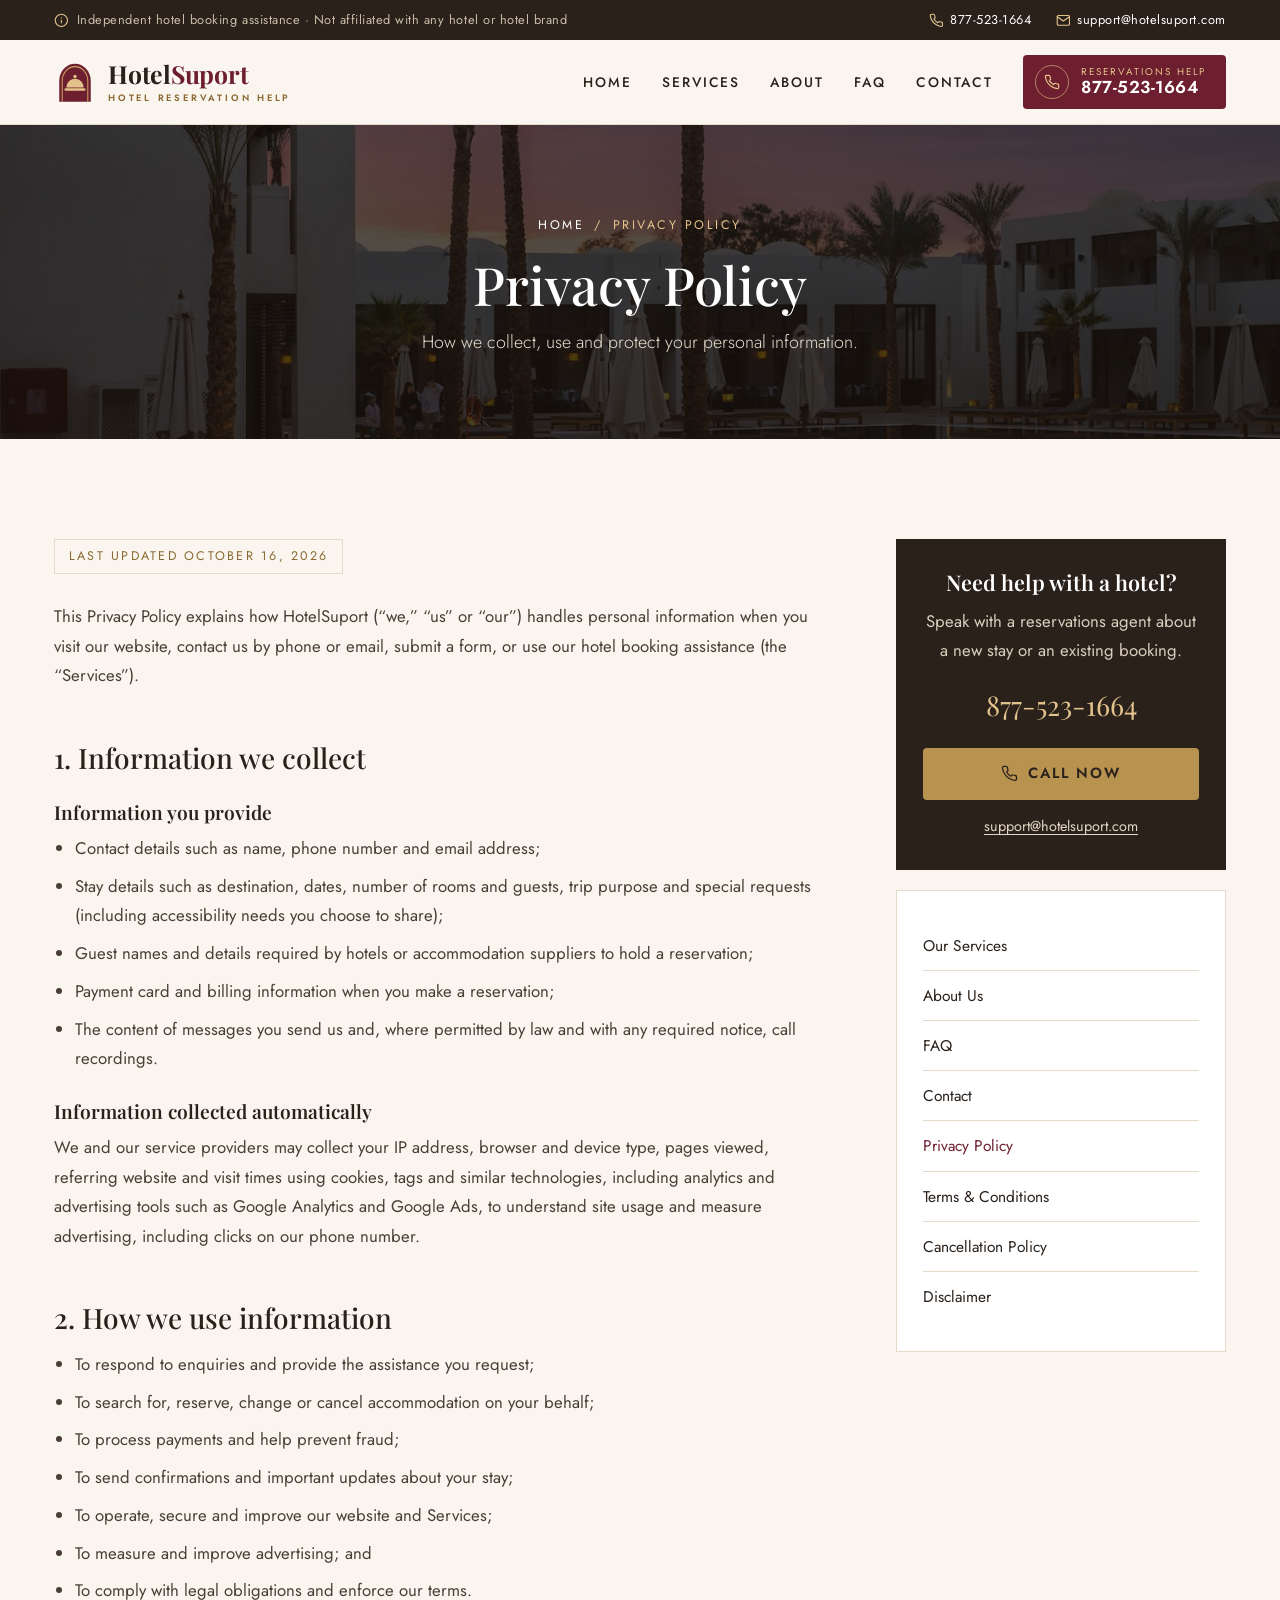
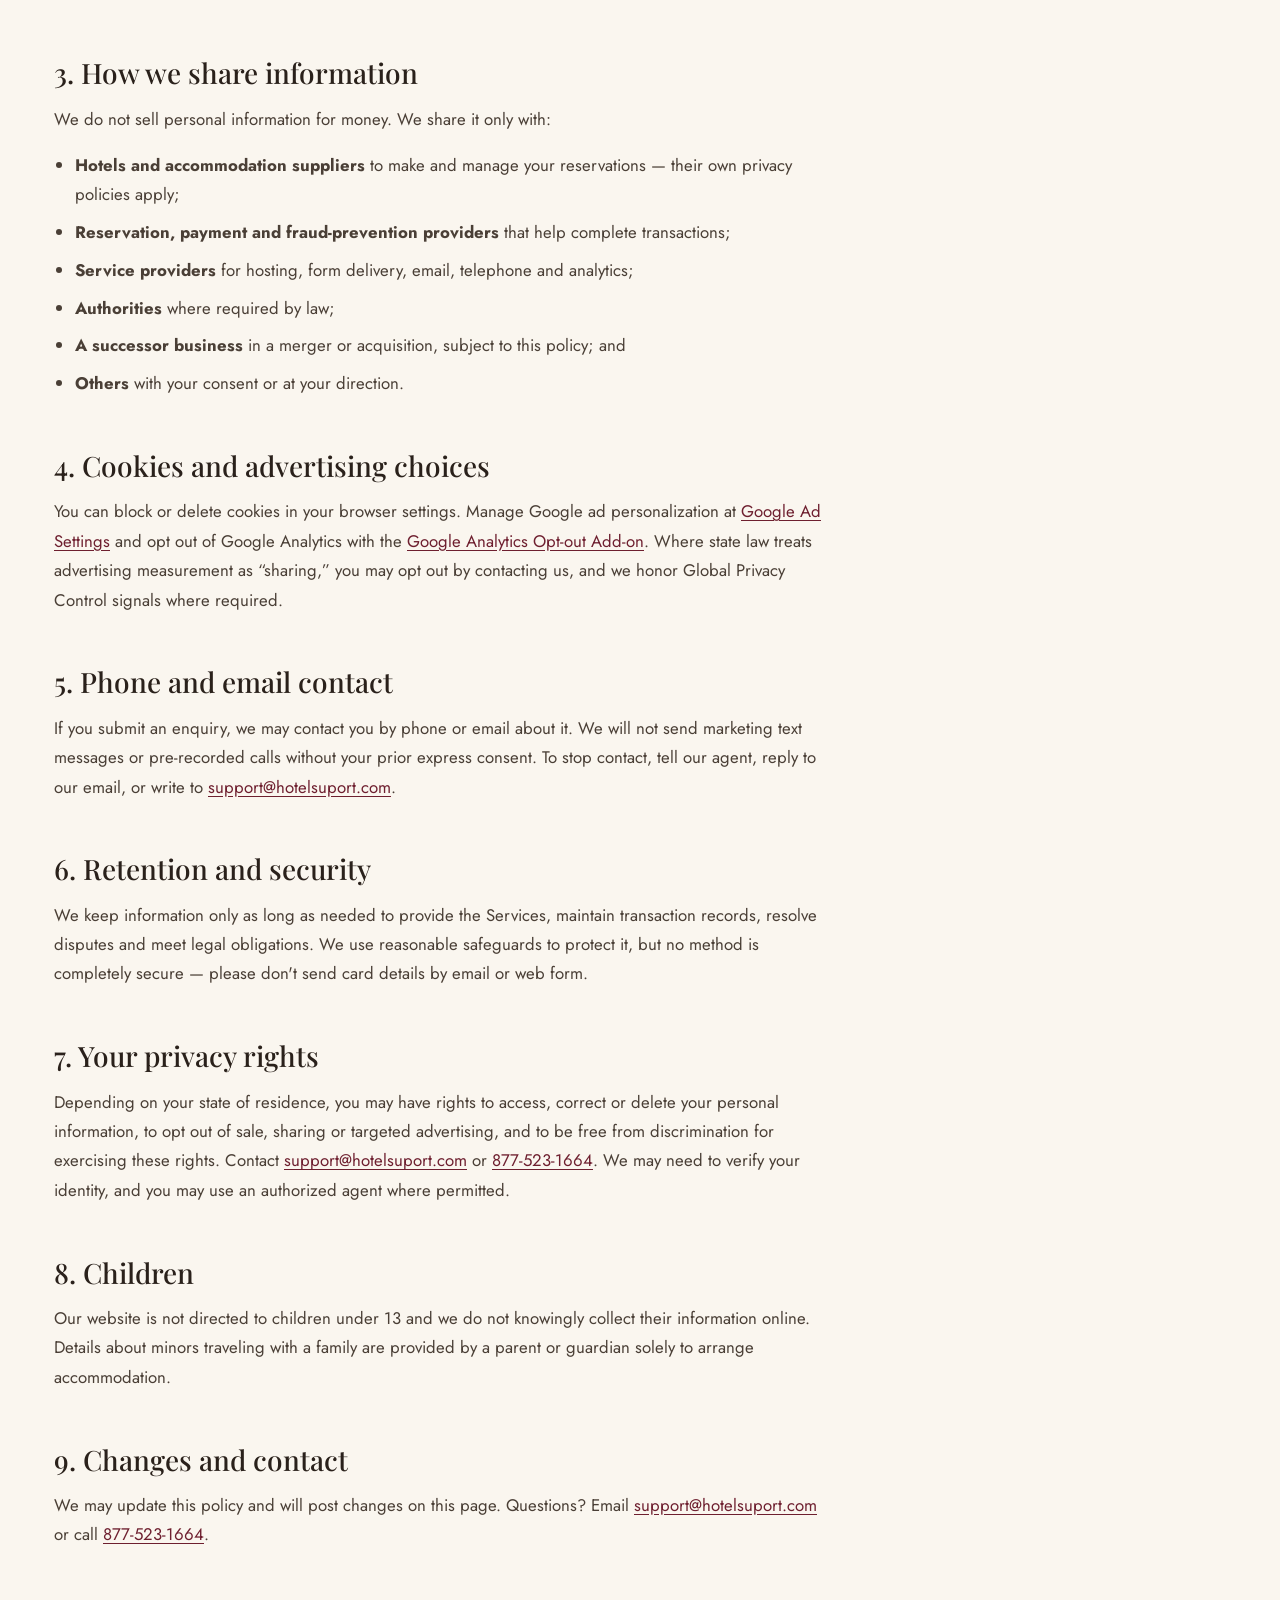
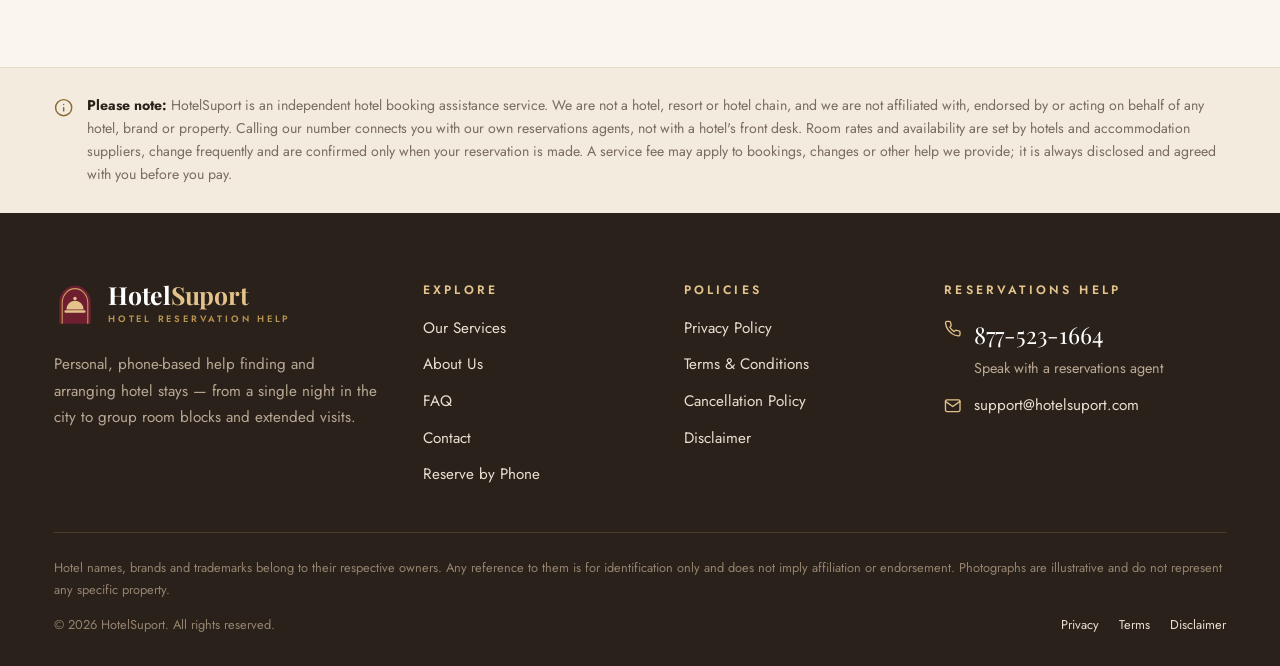
<file: privacy-policy.html>
<!DOCTYPE html>
<html lang="en-US">
<head>
<meta charset="utf-8">
<meta name="viewport" content="width=device-width, initial-scale=1">
<title>Privacy Policy | HotelSuport</title>
<meta name="description" content="Learn how HotelSuport collects, uses, shares and protects personal information.">
<meta name="robots" content="index, follow, max-image-preview:large">
<link rel="canonical" href="https://www.hotelsuport.com/privacy-policy.html">
<meta name="theme-color" content="#2A211B">
<meta name="format-detection" content="telephone=no">
<meta property="og:type" content="website">
<meta property="og:site_name" content="HotelSuport">
<meta property="og:title" content="Privacy Policy | HotelSuport">
<meta property="og:description" content="Learn how HotelSuport collects, uses, shares and protects personal information.">
<meta property="og:url" content="https://www.hotelsuport.com/privacy-policy.html">
<meta property="og:image" content="https://www.hotelsuport.com/assets/img/og-image.png">
<meta property="og:image:width" content="1200">
<meta property="og:image:height" content="630">
<meta property="og:locale" content="en_US">
<meta name="twitter:card" content="summary_large_image">
<link rel="icon" href="assets/img/favicon.svg" type="image/svg+xml">
<link rel="icon" href="assets/img/favicon-32.png" sizes="32x32" type="image/png">
<link rel="apple-touch-icon" href="assets/img/apple-touch-icon.png">
<link rel="manifest" href="site.webmanifest">
<link rel="preconnect" href="https://fonts.googleapis.com">
<link rel="preconnect" href="https://fonts.gstatic.com" crossorigin>
<link rel="stylesheet" href="https://fonts.googleapis.com/css2?family=Jost:wght@300;400;500;600&family=Playfair+Display:ital,wght@0,500;0,600;0,700;1,500&display=swap">
<link rel="stylesheet" href="assets/css/styles.css">
<!-- Google tag (gtag.js) / Google Ads: paste the tracking snippet here once IDs are available. -->
<script type="application/ld+json">{"@context":"https://schema.org","@type":"BreadcrumbList","itemListElement":[{"@type":"ListItem","position":1,"name":"Home","item":"https://www.hotelsuport.com/"},{"@type":"ListItem","position":2,"name":"Privacy Policy","item":"https://www.hotelsuport.com/privacy-policy.html"}]}</script>
</head>
<body>
<a class="skip-link" href="#main">Skip to main content</a>
<div class="utility">
  <div class="container">
    <span class="u-note"><svg class="icon" viewBox="0 0 24 24" fill="none" stroke="currentColor" stroke-width="1.8" stroke-linecap="round" stroke-linejoin="round" aria-hidden="true" focusable="false"><circle cx="12" cy="12" r="10"/><path d="M12 16v-4M12 8h.01"/></svg> Independent hotel booking assistance &middot; Not affiliated with any hotel or hotel brand</span>
    <div class="u-links">
      <a href="tel:+18775231664" data-loc="utility"><svg class="icon" viewBox="0 0 24 24" fill="none" stroke="currentColor" stroke-width="1.8" stroke-linecap="round" stroke-linejoin="round" aria-hidden="true" focusable="false"><path d="M22 16.9v3a2 2 0 0 1-2.2 2 19.8 19.8 0 0 1-8.6-3.1 19.5 19.5 0 0 1-6-6A19.8 19.8 0 0 1 2.1 4.2 2 2 0 0 1 4.1 2h3a2 2 0 0 1 2 1.7c.1 1 .4 1.9.7 2.8a2 2 0 0 1-.5 2.1L8 9.9a16 16 0 0 0 6 6l1.3-1.3a2 2 0 0 1 2.1-.4c.9.3 1.8.6 2.8.7a2 2 0 0 1 1.8 2z"/></svg> 877-523-1664</a>
      <a href="mailto:support@hotelsuport.com" data-loc="utility"><svg class="icon" viewBox="0 0 24 24" fill="none" stroke="currentColor" stroke-width="1.8" stroke-linecap="round" stroke-linejoin="round" aria-hidden="true" focusable="false"><rect x="2" y="4" width="20" height="16" rx="2"/><path d="m22 6-10 7L2 6"/></svg> <span class="u-mail-txt">support@hotelsuport.com</span></a>
    </div>
  </div>
</div>
<header class="site-header">
  <div class="container header-inner">
    <a class="brand" href="index.html" aria-label="HotelSuport – Home"><svg class="brand-mark" viewBox="0 0 64 64" aria-hidden="true" focusable="false"><path d="M8 62V30C8 15.6 18.7 4 32 4s24 11.6 24 26v32z" fill="#6E1F2F"/><path d="M12.5 62V30.5C12.5 18.6 21.2 8.6 32 8.6s19.5 10 19.5 21.9V62" fill="none" stroke="#C9A063" stroke-width="1.6"/><circle cx="32" cy="23.5" r="2.6" fill="#E3C38B"/><path d="M19 40.5c0-7.4 5.8-13.4 13-13.4s13 6 13 13.4z" fill="#E3C38B"/><rect x="16" y="41.6" width="32" height="3.6" rx="1.8" fill="#E3C38B"/></svg><span class="brand-text"><span class="brand-name">Hotel<span>Suport</span></span><span class="brand-tag">HOTEL RESERVATION HELP</span></span></a>
    <nav class="main-nav" id="main-nav" aria-label="Main">
      <ul><li><a href="index.html">Home</a></li><li><a href="hotel-booking-help.html">Services</a></li><li><a href="about.html">About</a></li><li><a href="faq.html">FAQ</a></li><li><a href="contact.html">Contact</a></li></ul>
    </nav>
    <a class="header-call" href="tel:+18775231664" data-loc="header"><span class="hc-ico"><svg class="" viewBox="0 0 24 24" fill="none" stroke="currentColor" stroke-width="1.8" stroke-linecap="round" stroke-linejoin="round" aria-hidden="true" focusable="false"><path d="M22 16.9v3a2 2 0 0 1-2.2 2 19.8 19.8 0 0 1-8.6-3.1 19.5 19.5 0 0 1-6-6A19.8 19.8 0 0 1 2.1 4.2 2 2 0 0 1 4.1 2h3a2 2 0 0 1 2 1.7c.1 1 .4 1.9.7 2.8a2 2 0 0 1-.5 2.1L8 9.9a16 16 0 0 0 6 6l1.3-1.3a2 2 0 0 1 2.1-.4c.9.3 1.8.6 2.8.7a2 2 0 0 1 1.8 2z"/></svg></span><span class="hc-txt"><small>Reservations help</small><strong>877-523-1664</strong></span></a>
    <button class="nav-toggle" type="button" aria-controls="main-nav" aria-expanded="false" aria-label="Open menu"><svg class="" viewBox="0 0 24 24" fill="none" stroke="currentColor" stroke-width="1.8" stroke-linecap="round" stroke-linejoin="round" aria-hidden="true" focusable="false"><path d="M3 6h18M3 12h18M3 18h18"/></svg></button>
  </div>
</header>
<main id="main">

<section class="page-banner">
  <img src="assets/img/photos/dusk.jpg" alt="" decoding="async">
  <div class="container">
    <nav class="trail" aria-label="Breadcrumb"><a href="index.html">Home</a><span aria-hidden="true">/</span><span aria-current="page">Privacy Policy</span></nav>
    <h1>Privacy Policy</h1>
    <p>How we collect, use and protect your personal information.</p>
  </div>
</section>
<section class="section">
  <div class="container page-grid">
    <div class="prose">
      <span class="dated">Last updated October 16, 2026</span>
      
<p>This Privacy Policy explains how HotelSuport (“we,” “us” or “our”) handles personal information when you visit our website, contact us by phone or email, submit a form, or use our hotel booking assistance (the “Services”).</p>

<h2>1. Information we collect</h2>
<h3>Information you provide</h3>
<ul>
  <li>Contact details such as name, phone number and email address;</li>
  <li>Stay details such as destination, dates, number of rooms and guests, trip purpose and special requests (including accessibility needs you choose to share);</li>
  <li>Guest names and details required by hotels or accommodation suppliers to hold a reservation;</li>
  <li>Payment card and billing information when you make a reservation;</li>
  <li>The content of messages you send us and, where permitted by law and with any required notice, call recordings.</li>
</ul>
<h3>Information collected automatically</h3>
<p>We and our service providers may collect your IP address, browser and device type, pages viewed, referring website and visit times using cookies, tags and similar technologies, including analytics and advertising tools such as Google Analytics and Google Ads, to understand site usage and measure advertising, including clicks on our phone number.</p>

<h2>2. How we use information</h2>
<ul>
  <li>To respond to enquiries and provide the assistance you request;</li>
  <li>To search for, reserve, change or cancel accommodation on your behalf;</li>
  <li>To process payments and help prevent fraud;</li>
  <li>To send confirmations and important updates about your stay;</li>
  <li>To operate, secure and improve our website and Services;</li>
  <li>To measure and improve advertising; and</li>
  <li>To comply with legal obligations and enforce our terms.</li>
</ul>

<h2>3. How we share information</h2>
<p>We do not sell personal information for money. We share it only with:</p>
<ul>
  <li><strong>Hotels and accommodation suppliers</strong> to make and manage your reservations — their own privacy policies apply;</li>
  <li><strong>Reservation, payment and fraud-prevention providers</strong> that help complete transactions;</li>
  <li><strong>Service providers</strong> for hosting, form delivery, email, telephone and analytics;</li>
  <li><strong>Authorities</strong> where required by law;</li>
  <li><strong>A successor business</strong> in a merger or acquisition, subject to this policy; and</li>
  <li><strong>Others</strong> with your consent or at your direction.</li>
</ul>

<h2>4. Cookies and advertising choices</h2>
<p>You can block or delete cookies in your browser settings. Manage Google ad personalization at <a href="https://adssettings.google.com" target="_blank" rel="noopener">Google Ad Settings</a> and opt out of Google Analytics with the <a href="https://tools.google.com/dlpage/gaoptout" target="_blank" rel="noopener">Google Analytics Opt-out Add-on</a>. Where state law treats advertising measurement as “sharing,” you may opt out by contacting us, and we honor Global Privacy Control signals where required.</p>

<h2>5. Phone and email contact</h2>
<p>If you submit an enquiry, we may contact you by phone or email about it. We will not send marketing text messages or pre-recorded calls without your prior express consent. To stop contact, tell our agent, reply to our email, or write to <a href="mailto:support@hotelsuport.com" data-loc="content">support@hotelsuport.com</a>.</p>

<h2>6. Retention and security</h2>
<p>We keep information only as long as needed to provide the Services, maintain transaction records, resolve disputes and meet legal obligations. We use reasonable safeguards to protect it, but no method is completely secure — please don't send card details by email or web form.</p>

<h2>7. Your privacy rights</h2>
<p>Depending on your state of residence, you may have rights to access, correct or delete your personal information, to opt out of sale, sharing or targeted advertising, and to be free from discrimination for exercising these rights. Contact <a href="mailto:support@hotelsuport.com" data-loc="content">support@hotelsuport.com</a> or <a href="tel:+18775231664" data-loc="content">877-523-1664</a>. We may need to verify your identity, and you may use an authorized agent where permitted.</p>

<h2>8. Children</h2>
<p>Our website is not directed to children under 13 and we do not knowingly collect their information online. Details about minors traveling with a family are provided by a parent or guardian solely to arrange accommodation.</p>

<h2>9. Changes and contact</h2>
<p>We may update this policy and will post changes on this page. Questions? Email <a href="mailto:support@hotelsuport.com" data-loc="content">support@hotelsuport.com</a> or call <a href="tel:+18775231664" data-loc="content">877-523-1664</a>.</p>

    </div>
    <aside class="aside">
  <div class="aside-card dark">
    <h3>Need help with a hotel?</h3>
    <p>Speak with a reservations agent about a new stay or an existing booking.</p>
    <a class="ac-phone" href="tel:+18775231664" data-loc="aside">877-523-1664</a>
    <a class="btn btn-brass btn-block" href="tel:+18775231664" data-loc="aside"><svg class="icon" viewBox="0 0 24 24" fill="none" stroke="currentColor" stroke-width="1.8" stroke-linecap="round" stroke-linejoin="round" aria-hidden="true" focusable="false"><path d="M22 16.9v3a2 2 0 0 1-2.2 2 19.8 19.8 0 0 1-8.6-3.1 19.5 19.5 0 0 1-6-6A19.8 19.8 0 0 1 2.1 4.2 2 2 0 0 1 4.1 2h3a2 2 0 0 1 2 1.7c.1 1 .4 1.9.7 2.8a2 2 0 0 1-.5 2.1L8 9.9a16 16 0 0 0 6 6l1.3-1.3a2 2 0 0 1 2.1-.4c.9.3 1.8.6 2.8.7a2 2 0 0 1 1.8 2z"/></svg> Call Now</a>
    <a class="ac-mail" href="mailto:support@hotelsuport.com" data-loc="aside">support@hotelsuport.com</a>
  </div>
  <div class="aside-card"><ul class="aside-links"><li><a href="hotel-booking-help.html">Our Services</a></li><li><a href="about.html">About Us</a></li><li><a href="faq.html">FAQ</a></li><li><a href="contact.html">Contact</a></li><li><a href="privacy-policy.html" aria-current="page">Privacy Policy</a></li><li><a href="terms-and-conditions.html">Terms &amp; Conditions</a></li><li><a href="cancellation-policy.html">Cancellation Policy</a></li><li><a href="disclaimer.html">Disclaimer</a></li></ul></div>
</aside>
  </div>
</section>
</main>
<section class="disclose" aria-label="Disclosure"><div class="container"><svg class="icon" viewBox="0 0 24 24" fill="none" stroke="currentColor" stroke-width="1.8" stroke-linecap="round" stroke-linejoin="round" aria-hidden="true" focusable="false"><circle cx="12" cy="12" r="10"/><path d="M12 16v-4M12 8h.01"/></svg><p><strong>Please note:</strong> HotelSuport is an independent hotel booking assistance service. We are not a hotel, resort or hotel chain, and we are not affiliated with, endorsed by or acting on behalf of any hotel, brand or property. Calling our number connects you with our own reservations agents, not with a hotel's front desk. Room rates and availability are set by hotels and accommodation suppliers, change frequently and are confirmed only when your reservation is made. A service fee may apply to bookings, changes or other help we provide; it is always disclosed and agreed with you before you pay.</p></div></section>
<footer class="site-footer">
  <div class="container">
    <div class="foot-grid">
      <div class="foot-about"><a class="brand" href="index.html" aria-label="HotelSuport – Home"><svg class="brand-mark" viewBox="0 0 64 64" aria-hidden="true" focusable="false"><path d="M8 62V30C8 15.6 18.7 4 32 4s24 11.6 24 26v32z" fill="#6E1F2F"/><path d="M12.5 62V30.5C12.5 18.6 21.2 8.6 32 8.6s19.5 10 19.5 21.9V62" fill="none" stroke="#C9A063" stroke-width="1.6"/><circle cx="32" cy="23.5" r="2.6" fill="#E3C38B"/><path d="M19 40.5c0-7.4 5.8-13.4 13-13.4s13 6 13 13.4z" fill="#E3C38B"/><rect x="16" y="41.6" width="32" height="3.6" rx="1.8" fill="#E3C38B"/></svg><span class="brand-text"><span class="brand-name">Hotel<span>Suport</span></span><span class="brand-tag">HOTEL RESERVATION HELP</span></span></a><p>Personal, phone-based help finding and arranging hotel stays — from a single night in the city to group room blocks and extended visits.</p></div>
      <div><h2>Explore</h2><ul>
        <li><a href="hotel-booking-help.html">Our Services</a></li>
        <li><a href="about.html">About Us</a></li>
        <li><a href="faq.html">FAQ</a></li>
        <li><a href="contact.html">Contact</a></li>
        <li><a href="reserve-by-phone.html">Reserve by Phone</a></li>
      </ul></div>
      <div><h2>Policies</h2><ul>
        <li><a href="privacy-policy.html">Privacy Policy</a></li>
        <li><a href="terms-and-conditions.html">Terms &amp; Conditions</a></li>
        <li><a href="cancellation-policy.html">Cancellation Policy</a></li>
        <li><a href="disclaimer.html">Disclaimer</a></li>
      </ul></div>
      <div><h2>Reservations Help</h2><ul class="foot-contact">
        <li><svg class="icon" viewBox="0 0 24 24" fill="none" stroke="currentColor" stroke-width="1.8" stroke-linecap="round" stroke-linejoin="round" aria-hidden="true" focusable="false"><path d="M22 16.9v3a2 2 0 0 1-2.2 2 19.8 19.8 0 0 1-8.6-3.1 19.5 19.5 0 0 1-6-6A19.8 19.8 0 0 1 2.1 4.2 2 2 0 0 1 4.1 2h3a2 2 0 0 1 2 1.7c.1 1 .4 1.9.7 2.8a2 2 0 0 1-.5 2.1L8 9.9a16 16 0 0 0 6 6l1.3-1.3a2 2 0 0 1 2.1-.4c.9.3 1.8.6 2.8.7a2 2 0 0 1 1.8 2z"/></svg><div><a class="foot-phone" href="tel:+18775231664" data-loc="footer">877-523-1664</a><br><span class="small">Speak with a reservations agent</span></div></li>
        <li><svg class="icon" viewBox="0 0 24 24" fill="none" stroke="currentColor" stroke-width="1.8" stroke-linecap="round" stroke-linejoin="round" aria-hidden="true" focusable="false"><rect x="2" y="4" width="20" height="16" rx="2"/><path d="m22 6-10 7L2 6"/></svg><a href="mailto:support@hotelsuport.com" data-loc="footer">support@hotelsuport.com</a></li>
      </ul></div>
    </div>
    <div class="foot-legal">
      <p>Hotel names, brands and trademarks belong to their respective owners. Any reference to them is for identification only and does not imply affiliation or endorsement. Photographs are illustrative and do not represent any specific property.</p>
      <div class="foot-bottom">
        <span>&copy; <span data-year>2026</span> HotelSuport. All rights reserved.</span>
        <ul><li><a href="privacy-policy.html">Privacy</a></li><li><a href="terms-and-conditions.html">Terms</a></li><li><a href="disclaimer.html">Disclaimer</a></li></ul>
      </div>
    </div>
  </div>
</footer>

<div class="callbar" role="region" aria-label="Quick contact">
  <a class="cb-call" href="tel:+18775231664" data-loc="mobile_bar"><svg class="icon" viewBox="0 0 24 24" fill="none" stroke="currentColor" stroke-width="1.8" stroke-linecap="round" stroke-linejoin="round" aria-hidden="true" focusable="false"><path d="M22 16.9v3a2 2 0 0 1-2.2 2 19.8 19.8 0 0 1-8.6-3.1 19.5 19.5 0 0 1-6-6A19.8 19.8 0 0 1 2.1 4.2 2 2 0 0 1 4.1 2h3a2 2 0 0 1 2 1.7c.1 1 .4 1.9.7 2.8a2 2 0 0 1-.5 2.1L8 9.9a16 16 0 0 0 6 6l1.3-1.3a2 2 0 0 1 2.1-.4c.9.3 1.8.6 2.8.7a2 2 0 0 1 1.8 2z"/></svg> Call 877-523-1664</a>
  <a class="cb-mail" href="mailto:support@hotelsuport.com" data-loc="mobile_bar" aria-label="Email us"><svg class="icon" viewBox="0 0 24 24" fill="none" stroke="currentColor" stroke-width="1.8" stroke-linecap="round" stroke-linejoin="round" aria-hidden="true" focusable="false"><rect x="2" y="4" width="20" height="16" rx="2"/><path d="m22 6-10 7L2 6"/></svg></a>
</div>

<div class="modal" id="form-modal" aria-hidden="true" role="dialog" aria-modal="true" aria-labelledby="modal-title">
  <div class="modal-backdrop" data-close></div>
  <div class="modal-dialog">
    <button class="modal-close" type="button" data-close aria-label="Close"><svg class="" viewBox="0 0 24 24" fill="none" stroke="currentColor" stroke-width="1.8" stroke-linecap="round" stroke-linejoin="round" aria-hidden="true" focusable="false"><path d="M18 6 6 18M6 6l12 12"/></svg></button>
    <div class="m-ico m-ok"><svg class="" viewBox="0 0 24 24" fill="none" stroke="currentColor" stroke-width="1.8" stroke-linecap="round" stroke-linejoin="round" aria-hidden="true" focusable="false"><path d="M20 6 9 17l-5-5"/></svg></div>
    <div class="m-ico m-warn"><svg class="" viewBox="0 0 24 24" fill="none" stroke="currentColor" stroke-width="1.8" stroke-linecap="round" stroke-linejoin="round" aria-hidden="true" focusable="false"><circle cx="12" cy="12" r="10"/><path d="M12 16v-4M12 8h.01"/></svg></div>
    <h2 id="modal-title" data-modal-title>Enquiry received</h2>
    <p data-modal-note>Thank you. A reservations agent will contact you about your stay.</p>
    <a class="btn btn-wine btn-block" href="tel:+18775231664" data-loc="modal"><svg class="icon" viewBox="0 0 24 24" fill="none" stroke="currentColor" stroke-width="1.8" stroke-linecap="round" stroke-linejoin="round" aria-hidden="true" focusable="false"><path d="M22 16.9v3a2 2 0 0 1-2.2 2 19.8 19.8 0 0 1-8.6-3.1 19.5 19.5 0 0 1-6-6A19.8 19.8 0 0 1 2.1 4.2 2 2 0 0 1 4.1 2h3a2 2 0 0 1 2 1.7c.1 1 .4 1.9.7 2.8a2 2 0 0 1-.5 2.1L8 9.9a16 16 0 0 0 6 6l1.3-1.3a2 2 0 0 1 2.1-.4c.9.3 1.8.6 2.8.7a2 2 0 0 1 1.8 2z"/></svg> Call 877-523-1664</a>
    <a class="btn btn-outline btn-block m-email" href="mailto:support@hotelsuport.com" data-loc="modal"><svg class="icon" viewBox="0 0 24 24" fill="none" stroke="currentColor" stroke-width="1.8" stroke-linecap="round" stroke-linejoin="round" aria-hidden="true" focusable="false"><rect x="2" y="4" width="20" height="16" rx="2"/><path d="m22 6-10 7L2 6"/></svg> Email us instead</a>
  </div>
</div>
<script src="assets/js/main.js" defer></script>
</body>
</html>
</file>
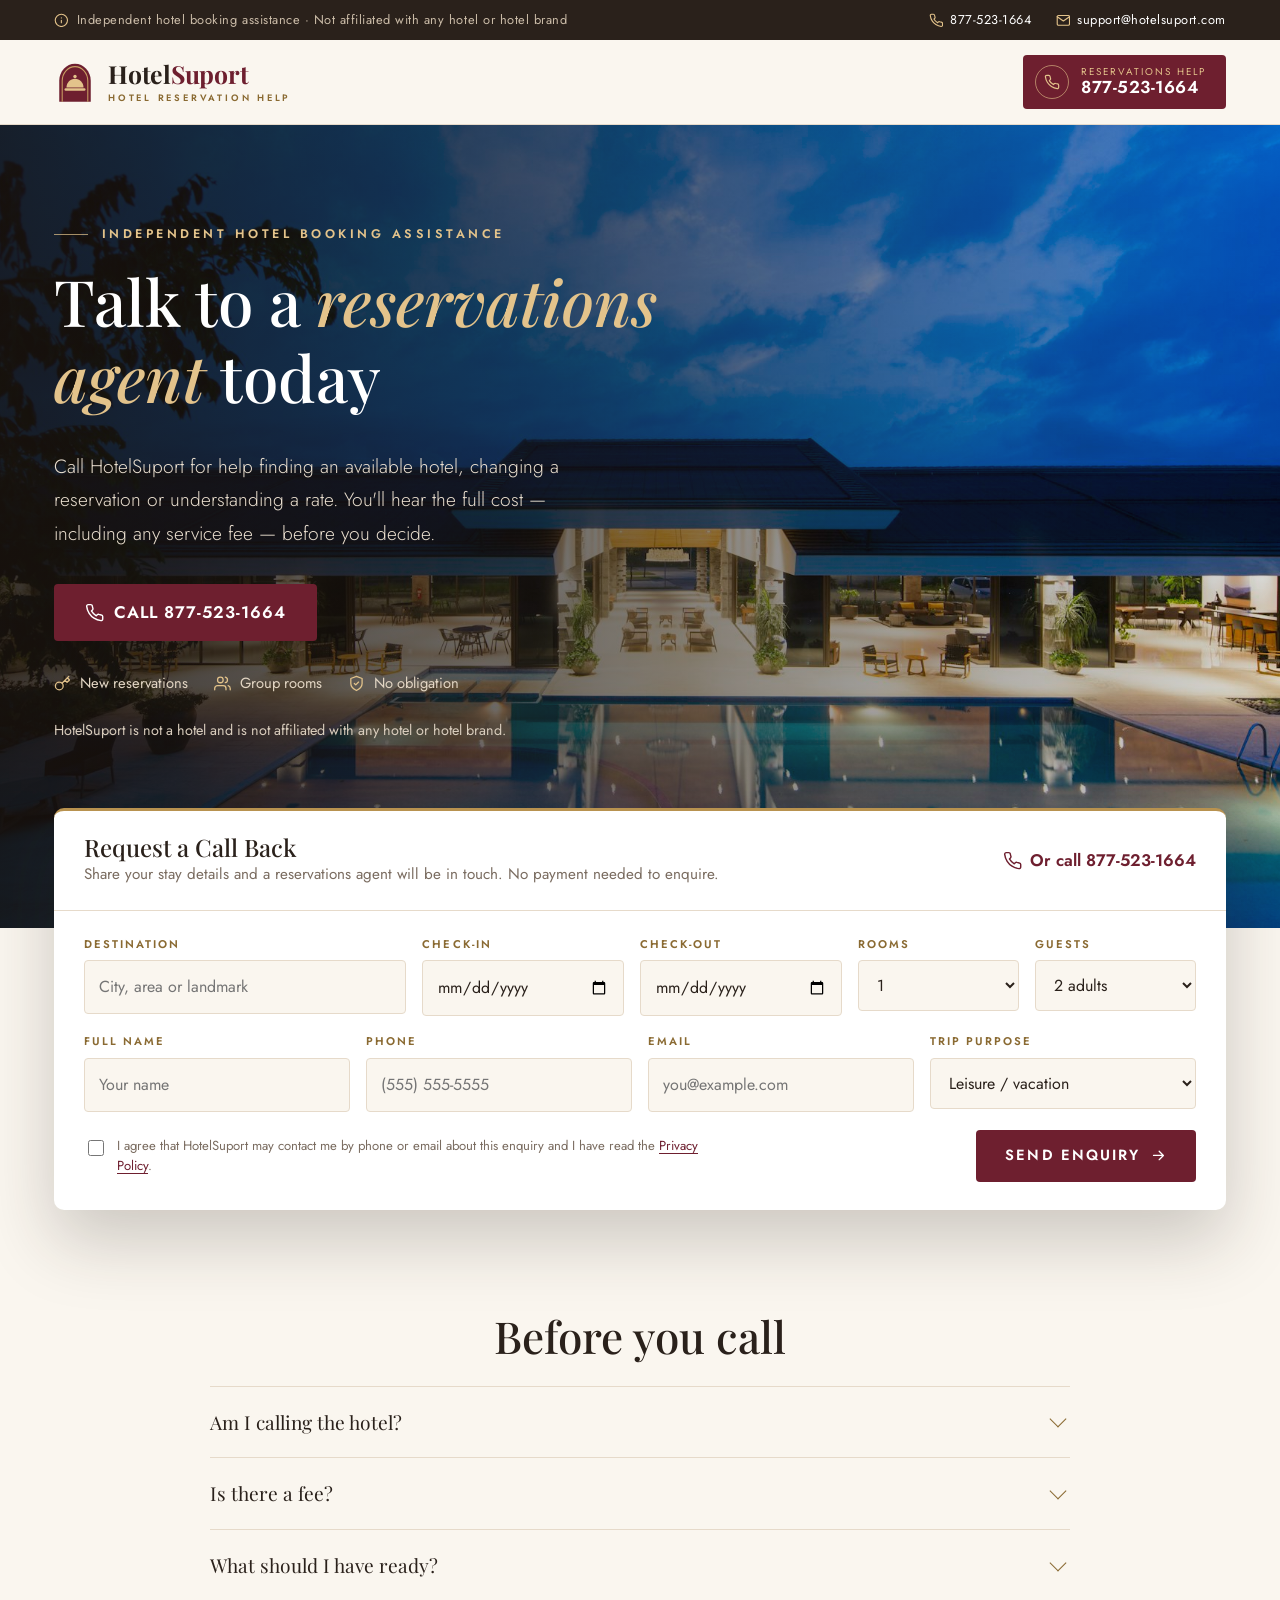
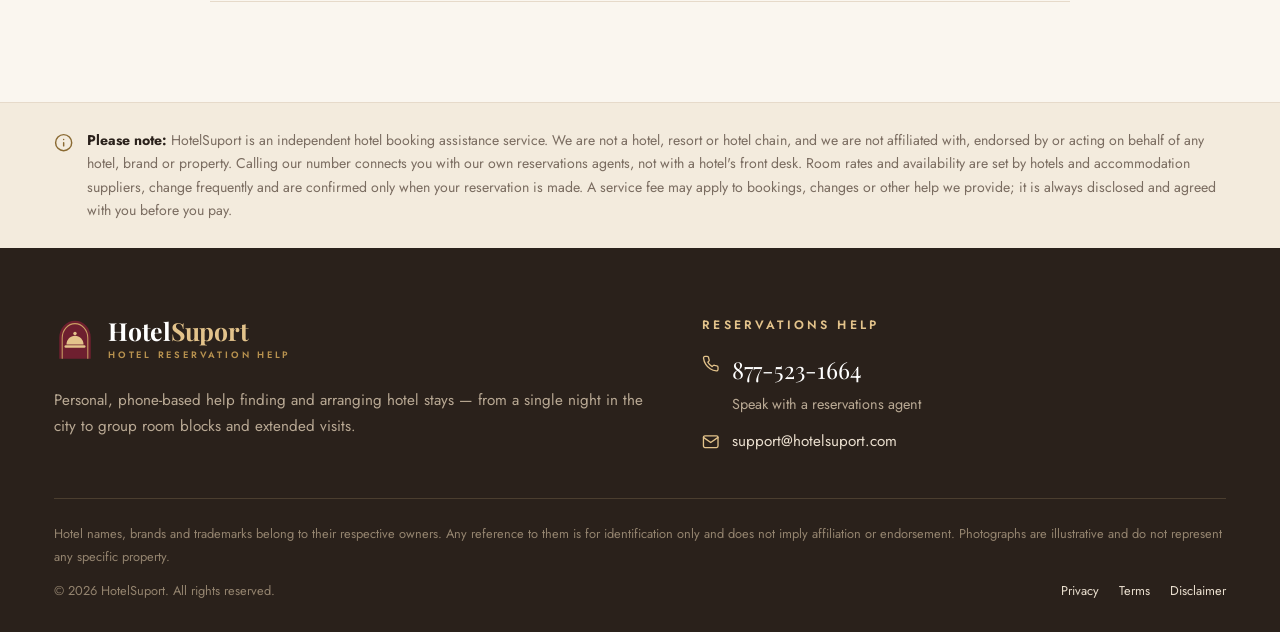
<file: reserve-by-phone.html>
<!DOCTYPE html>
<html lang="en-US">
<head>
<meta charset="utf-8">
<meta name="viewport" content="width=device-width, initial-scale=1">
<title>Reserve a Hotel by Phone – Call 877-523-1664 | HotelSuport</title>
<meta name="description" content="Speak with a reservations agent about hotel stays, group rooms and changes. Call 877-523-1664.">
<meta name="robots" content="noindex, follow">
<link rel="canonical" href="https://www.hotelsuport.com/reserve-by-phone.html">
<meta name="theme-color" content="#2A211B">
<meta name="format-detection" content="telephone=no">
<meta property="og:type" content="website">
<meta property="og:site_name" content="HotelSuport">
<meta property="og:title" content="Reserve a Hotel by Phone – Call 877-523-1664 | HotelSuport">
<meta property="og:description" content="Speak with a reservations agent about hotel stays, group rooms and changes. Call 877-523-1664.">
<meta property="og:url" content="https://www.hotelsuport.com/reserve-by-phone.html">
<meta property="og:image" content="https://www.hotelsuport.com/assets/img/og-image.png">
<meta property="og:image:width" content="1200">
<meta property="og:image:height" content="630">
<meta property="og:locale" content="en_US">
<meta name="twitter:card" content="summary_large_image">
<link rel="icon" href="assets/img/favicon.svg" type="image/svg+xml">
<link rel="icon" href="assets/img/favicon-32.png" sizes="32x32" type="image/png">
<link rel="apple-touch-icon" href="assets/img/apple-touch-icon.png">
<link rel="manifest" href="site.webmanifest">
<link rel="preload" as="image" href="assets/img/photos/hero.jpg">
<link rel="preconnect" href="https://fonts.googleapis.com">
<link rel="preconnect" href="https://fonts.gstatic.com" crossorigin>
<link rel="stylesheet" href="https://fonts.googleapis.com/css2?family=Jost:wght@300;400;500;600&family=Playfair+Display:ital,wght@0,500;0,600;0,700;1,500&display=swap">
<link rel="stylesheet" href="assets/css/styles.css">
<!-- Google tag (gtag.js) / Google Ads: paste the tracking snippet here once IDs are available. -->

</head>
<body>
<a class="skip-link" href="#main">Skip to main content</a>
<div class="utility">
  <div class="container">
    <span class="u-note"><svg class="icon" viewBox="0 0 24 24" fill="none" stroke="currentColor" stroke-width="1.8" stroke-linecap="round" stroke-linejoin="round" aria-hidden="true" focusable="false"><circle cx="12" cy="12" r="10"/><path d="M12 16v-4M12 8h.01"/></svg> Independent hotel booking assistance &middot; Not affiliated with any hotel or hotel brand</span>
    <div class="u-links">
      <a href="tel:+18775231664" data-loc="utility"><svg class="icon" viewBox="0 0 24 24" fill="none" stroke="currentColor" stroke-width="1.8" stroke-linecap="round" stroke-linejoin="round" aria-hidden="true" focusable="false"><path d="M22 16.9v3a2 2 0 0 1-2.2 2 19.8 19.8 0 0 1-8.6-3.1 19.5 19.5 0 0 1-6-6A19.8 19.8 0 0 1 2.1 4.2 2 2 0 0 1 4.1 2h3a2 2 0 0 1 2 1.7c.1 1 .4 1.9.7 2.8a2 2 0 0 1-.5 2.1L8 9.9a16 16 0 0 0 6 6l1.3-1.3a2 2 0 0 1 2.1-.4c.9.3 1.8.6 2.8.7a2 2 0 0 1 1.8 2z"/></svg> 877-523-1664</a>
      <a href="mailto:support@hotelsuport.com" data-loc="utility"><svg class="icon" viewBox="0 0 24 24" fill="none" stroke="currentColor" stroke-width="1.8" stroke-linecap="round" stroke-linejoin="round" aria-hidden="true" focusable="false"><rect x="2" y="4" width="20" height="16" rx="2"/><path d="m22 6-10 7L2 6"/></svg> <span class="u-mail-txt">support@hotelsuport.com</span></a>
    </div>
  </div>
</div>
<header class="site-header">
  <div class="container header-inner">
    <a class="brand" href="index.html" aria-label="HotelSuport – Home"><svg class="brand-mark" viewBox="0 0 64 64" aria-hidden="true" focusable="false"><path d="M8 62V30C8 15.6 18.7 4 32 4s24 11.6 24 26v32z" fill="#6E1F2F"/><path d="M12.5 62V30.5C12.5 18.6 21.2 8.6 32 8.6s19.5 10 19.5 21.9V62" fill="none" stroke="#C9A063" stroke-width="1.6"/><circle cx="32" cy="23.5" r="2.6" fill="#E3C38B"/><path d="M19 40.5c0-7.4 5.8-13.4 13-13.4s13 6 13 13.4z" fill="#E3C38B"/><rect x="16" y="41.6" width="32" height="3.6" rx="1.8" fill="#E3C38B"/></svg><span class="brand-text"><span class="brand-name">Hotel<span>Suport</span></span><span class="brand-tag">HOTEL RESERVATION HELP</span></span></a>
    <a class="header-call" href="tel:+18775231664" data-loc="header"><span class="hc-ico"><svg class="" viewBox="0 0 24 24" fill="none" stroke="currentColor" stroke-width="1.8" stroke-linecap="round" stroke-linejoin="round" aria-hidden="true" focusable="false"><path d="M22 16.9v3a2 2 0 0 1-2.2 2 19.8 19.8 0 0 1-8.6-3.1 19.5 19.5 0 0 1-6-6A19.8 19.8 0 0 1 2.1 4.2 2 2 0 0 1 4.1 2h3a2 2 0 0 1 2 1.7c.1 1 .4 1.9.7 2.8a2 2 0 0 1-.5 2.1L8 9.9a16 16 0 0 0 6 6l1.3-1.3a2 2 0 0 1 2.1-.4c.9.3 1.8.6 2.8.7a2 2 0 0 1 1.8 2z"/></svg></span><span class="hc-txt"><small>Reservations help</small><strong>877-523-1664</strong></span></a>
    
  </div>
</header>
<main id="main">

<section class="hero on-photo">
  <img class="hero-bg" src="assets/img/photos/hero.jpg" alt="" fetchpriority="high" decoding="async">
  <div class="container">
    <div class="hero-copy">
      <span class="overline left">Independent hotel booking assistance</span>
      <h1>Talk to a <em>reservations agent</em> today</h1>
      <p class="hero-lead">Call HotelSuport for help finding an available hotel, changing a reservation or understanding a rate. You'll hear the full cost — including any service fee — before you decide.</p>
      <div class="hero-actions"><a class="btn btn-wine btn-phone" href="tel:+18775231664" data-loc="lp_hero"><svg class="icon" viewBox="0 0 24 24" fill="none" stroke="currentColor" stroke-width="1.8" stroke-linecap="round" stroke-linejoin="round" aria-hidden="true" focusable="false"><path d="M22 16.9v3a2 2 0 0 1-2.2 2 19.8 19.8 0 0 1-8.6-3.1 19.5 19.5 0 0 1-6-6A19.8 19.8 0 0 1 2.1 4.2 2 2 0 0 1 4.1 2h3a2 2 0 0 1 2 1.7c.1 1 .4 1.9.7 2.8a2 2 0 0 1-.5 2.1L8 9.9a16 16 0 0 0 6 6l1.3-1.3a2 2 0 0 1 2.1-.4c.9.3 1.8.6 2.8.7a2 2 0 0 1 1.8 2z"/></svg> Call 877-523-1664</a></div>
      <ul class="hero-marks">
        <li><svg class="icon" viewBox="0 0 24 24" fill="none" stroke="currentColor" stroke-width="1.8" stroke-linecap="round" stroke-linejoin="round" aria-hidden="true" focusable="false"><circle cx="7.5" cy="15.5" r="5.5"/><path d="m21 2-9.6 9.6M15.5 7.5l3 3L22 7l-3-3"/></svg> New reservations</li>
        <li><svg class="icon" viewBox="0 0 24 24" fill="none" stroke="currentColor" stroke-width="1.8" stroke-linecap="round" stroke-linejoin="round" aria-hidden="true" focusable="false"><path d="M17 21v-2a4 4 0 0 0-4-4H5a4 4 0 0 0-4 4v2"/><circle cx="9" cy="7" r="4"/><path d="M23 21v-2a4 4 0 0 0-3-3.9M16 3.1a4 4 0 0 1 0 7.8"/></svg> Group rooms</li>
        <li><svg class="icon" viewBox="0 0 24 24" fill="none" stroke="currentColor" stroke-width="1.8" stroke-linecap="round" stroke-linejoin="round" aria-hidden="true" focusable="false"><path d="M12 22s8-4 8-10V5l-8-3-8 3v7c0 6 8 10 8 10z"/><path d="m9 12 2 2 4-4"/></svg> No obligation</li>
      </ul>
      <p class="small" style="margin-top:22px;color:#d9cdbd">HotelSuport is not a hotel and is not affiliated with any hotel or hotel brand.</p>
    </div>
  </div>
</section>
<div class="container reserve-wrap"><div class="reserve" id="enquiry">
  <div class="reserve-head">
    <div><h2>Request a Call Back</h2><p>Share your stay details and a reservations agent will be in touch. No payment needed to enquire.</p></div>
    <a class="" href="tel:+18775231664" data-loc="form_head"><svg class="icon" viewBox="0 0 24 24" fill="none" stroke="currentColor" stroke-width="1.8" stroke-linecap="round" stroke-linejoin="round" aria-hidden="true" focusable="false"><path d="M22 16.9v3a2 2 0 0 1-2.2 2 19.8 19.8 0 0 1-8.6-3.1 19.5 19.5 0 0 1-6-6A19.8 19.8 0 0 1 2.1 4.2 2 2 0 0 1 4.1 2h3a2 2 0 0 1 2 1.7c.1 1 .4 1.9.7 2.8a2 2 0 0 1-.5 2.1L8 9.9a16 16 0 0 0 6 6l1.3-1.3a2 2 0 0 1 2.1-.4c.9.3 1.8.6 2.8.7a2 2 0 0 1 1.8 2z"/></svg> Or call 877-523-1664</a>
  </div>
  <form id="lp-enquiry" data-enquiry data-hotel-form data-subject="Hotel enquiry" novalidate>
    <div class="row stay-row">
      <div class="field dest"><label for="lp-enquiry-dest">Destination</label><input id="lp-enquiry-dest" name="destination" type="text" list="destinations" placeholder="City, area or landmark" autocomplete="off" required></div>
      <div class="field"><label for="lp-enquiry-in">Check-in</label><input id="lp-enquiry-in" name="check_in" type="date" required></div>
      <div class="field"><label for="lp-enquiry-out">Check-out</label><input id="lp-enquiry-out" name="check_out" type="date" required></div>
      <div class="field"><label for="lp-enquiry-rooms">Rooms</label><select id="lp-enquiry-rooms" name="rooms"><option>1</option><option>2</option><option>3</option><option>4</option><option>5–9</option><option>10+ (group)</option></select></div>
      <div class="field"><label for="lp-enquiry-guests">Guests</label><select id="lp-enquiry-guests" name="guests"><option>1 adult</option><option selected>2 adults</option><option>2 adults + children</option><option>3 adults</option><option>4 adults</option><option>Larger party</option></select></div>
    </div>
    <div class="row guest">
      <div class="field"><label for="lp-enquiry-name">Full name</label><input id="lp-enquiry-name" name="name" type="text" autocomplete="name" placeholder="Your name" required></div>
      <div class="field"><label for="lp-enquiry-phone">Phone</label><input id="lp-enquiry-phone" name="phone" type="tel" autocomplete="tel" placeholder="(555) 555-5555" pattern="[0-9+()\-.\s]{7,20}" required></div>
      <div class="field"><label for="lp-enquiry-email">Email</label><input id="lp-enquiry-email" name="email" type="email" autocomplete="email" placeholder="you@example.com" required></div>
      <div class="field"><label for="lp-enquiry-purpose">Trip purpose</label><select id="lp-enquiry-purpose" name="purpose"><option>Leisure / vacation</option><option>Business</option><option>Family visit</option><option>Wedding or event</option><option>Group travel</option><option>Extended stay</option></select></div>
    </div>
    <div class="visually-hidden" aria-hidden="true"><label>Leave blank<input type="text" name="website" tabindex="-1" autocomplete="off"></label></div>
    <div class="reserve-foot">
      <label class="consent"><input type="checkbox" name="consent" value="yes" required><span>I agree that HotelSuport may contact me by phone or email about this enquiry and I have read the <a href="privacy-policy.html">Privacy Policy</a>.</span></label>
      <button class="btn btn-wine" type="submit">Send Enquiry <svg class="icon" viewBox="0 0 24 24" fill="none" stroke="currentColor" stroke-width="1.8" stroke-linecap="round" stroke-linejoin="round" aria-hidden="true" focusable="false"><path d="M5 12h14M13 6l6 6-6 6"/></svg></button>
    </div>
    <datalist id="destinations"></datalist>
  </form>
</div></div>
<section class="section">
  <div class="container"><div class="faq-list">
    <h2 class="center" style="margin-bottom:24px">Before you call</h2>
    <details class="faq"><summary>Am I calling the hotel?</summary><div class="faq-body"><p>No. HotelSuport is an independent booking assistance service with its own agents.</p></div></details>
<details class="faq"><summary>Is there a fee?</summary><div class="faq-body"><p>A service fee may apply to reservations or changes. You'll be told the amount and asked to agree before paying.</p></div></details>
<details class="faq"><summary>What should I have ready?</summary><div class="faq-body"><p>Destination, check-in and check-out dates, number of rooms and guests, and the guest's name as shown on their ID.</p></div></details>
  </div></div>
</section>
</main>
<section class="disclose" aria-label="Disclosure"><div class="container"><svg class="icon" viewBox="0 0 24 24" fill="none" stroke="currentColor" stroke-width="1.8" stroke-linecap="round" stroke-linejoin="round" aria-hidden="true" focusable="false"><circle cx="12" cy="12" r="10"/><path d="M12 16v-4M12 8h.01"/></svg><p><strong>Please note:</strong> HotelSuport is an independent hotel booking assistance service. We are not a hotel, resort or hotel chain, and we are not affiliated with, endorsed by or acting on behalf of any hotel, brand or property. Calling our number connects you with our own reservations agents, not with a hotel's front desk. Room rates and availability are set by hotels and accommodation suppliers, change frequently and are confirmed only when your reservation is made. A service fee may apply to bookings, changes or other help we provide; it is always disclosed and agreed with you before you pay.</p></div></section>
<footer class="site-footer">
  <div class="container">
    <div class="foot-grid" style="grid-template-columns:1.5fr 1.3fr">
      <div class="foot-about"><a class="brand" href="index.html" aria-label="HotelSuport – Home"><svg class="brand-mark" viewBox="0 0 64 64" aria-hidden="true" focusable="false"><path d="M8 62V30C8 15.6 18.7 4 32 4s24 11.6 24 26v32z" fill="#6E1F2F"/><path d="M12.5 62V30.5C12.5 18.6 21.2 8.6 32 8.6s19.5 10 19.5 21.9V62" fill="none" stroke="#C9A063" stroke-width="1.6"/><circle cx="32" cy="23.5" r="2.6" fill="#E3C38B"/><path d="M19 40.5c0-7.4 5.8-13.4 13-13.4s13 6 13 13.4z" fill="#E3C38B"/><rect x="16" y="41.6" width="32" height="3.6" rx="1.8" fill="#E3C38B"/></svg><span class="brand-text"><span class="brand-name">Hotel<span>Suport</span></span><span class="brand-tag">HOTEL RESERVATION HELP</span></span></a><p>Personal, phone-based help finding and arranging hotel stays — from a single night in the city to group room blocks and extended visits.</p></div>
      <div><h2>Reservations Help</h2><ul class="foot-contact">
        <li><svg class="icon" viewBox="0 0 24 24" fill="none" stroke="currentColor" stroke-width="1.8" stroke-linecap="round" stroke-linejoin="round" aria-hidden="true" focusable="false"><path d="M22 16.9v3a2 2 0 0 1-2.2 2 19.8 19.8 0 0 1-8.6-3.1 19.5 19.5 0 0 1-6-6A19.8 19.8 0 0 1 2.1 4.2 2 2 0 0 1 4.1 2h3a2 2 0 0 1 2 1.7c.1 1 .4 1.9.7 2.8a2 2 0 0 1-.5 2.1L8 9.9a16 16 0 0 0 6 6l1.3-1.3a2 2 0 0 1 2.1-.4c.9.3 1.8.6 2.8.7a2 2 0 0 1 1.8 2z"/></svg><div><a class="foot-phone" href="tel:+18775231664" data-loc="footer">877-523-1664</a><br><span class="small">Speak with a reservations agent</span></div></li>
        <li><svg class="icon" viewBox="0 0 24 24" fill="none" stroke="currentColor" stroke-width="1.8" stroke-linecap="round" stroke-linejoin="round" aria-hidden="true" focusable="false"><rect x="2" y="4" width="20" height="16" rx="2"/><path d="m22 6-10 7L2 6"/></svg><a href="mailto:support@hotelsuport.com" data-loc="footer">support@hotelsuport.com</a></li>
      </ul></div>
    </div>
    <div class="foot-legal">
      <p>Hotel names, brands and trademarks belong to their respective owners. Any reference to them is for identification only and does not imply affiliation or endorsement. Photographs are illustrative and do not represent any specific property.</p>
      <div class="foot-bottom">
        <span>&copy; <span data-year>2026</span> HotelSuport. All rights reserved.</span>
        <ul><li><a href="privacy-policy.html">Privacy</a></li><li><a href="terms-and-conditions.html">Terms</a></li><li><a href="disclaimer.html">Disclaimer</a></li></ul>
      </div>
    </div>
  </div>
</footer>

<div class="callbar" role="region" aria-label="Quick contact">
  <a class="cb-call" href="tel:+18775231664" data-loc="mobile_bar"><svg class="icon" viewBox="0 0 24 24" fill="none" stroke="currentColor" stroke-width="1.8" stroke-linecap="round" stroke-linejoin="round" aria-hidden="true" focusable="false"><path d="M22 16.9v3a2 2 0 0 1-2.2 2 19.8 19.8 0 0 1-8.6-3.1 19.5 19.5 0 0 1-6-6A19.8 19.8 0 0 1 2.1 4.2 2 2 0 0 1 4.1 2h3a2 2 0 0 1 2 1.7c.1 1 .4 1.9.7 2.8a2 2 0 0 1-.5 2.1L8 9.9a16 16 0 0 0 6 6l1.3-1.3a2 2 0 0 1 2.1-.4c.9.3 1.8.6 2.8.7a2 2 0 0 1 1.8 2z"/></svg> Call 877-523-1664</a>
  <a class="cb-mail" href="mailto:support@hotelsuport.com" data-loc="mobile_bar" aria-label="Email us"><svg class="icon" viewBox="0 0 24 24" fill="none" stroke="currentColor" stroke-width="1.8" stroke-linecap="round" stroke-linejoin="round" aria-hidden="true" focusable="false"><rect x="2" y="4" width="20" height="16" rx="2"/><path d="m22 6-10 7L2 6"/></svg></a>
</div>

<div class="modal" id="form-modal" aria-hidden="true" role="dialog" aria-modal="true" aria-labelledby="modal-title">
  <div class="modal-backdrop" data-close></div>
  <div class="modal-dialog">
    <button class="modal-close" type="button" data-close aria-label="Close"><svg class="" viewBox="0 0 24 24" fill="none" stroke="currentColor" stroke-width="1.8" stroke-linecap="round" stroke-linejoin="round" aria-hidden="true" focusable="false"><path d="M18 6 6 18M6 6l12 12"/></svg></button>
    <div class="m-ico m-ok"><svg class="" viewBox="0 0 24 24" fill="none" stroke="currentColor" stroke-width="1.8" stroke-linecap="round" stroke-linejoin="round" aria-hidden="true" focusable="false"><path d="M20 6 9 17l-5-5"/></svg></div>
    <div class="m-ico m-warn"><svg class="" viewBox="0 0 24 24" fill="none" stroke="currentColor" stroke-width="1.8" stroke-linecap="round" stroke-linejoin="round" aria-hidden="true" focusable="false"><circle cx="12" cy="12" r="10"/><path d="M12 16v-4M12 8h.01"/></svg></div>
    <h2 id="modal-title" data-modal-title>Enquiry received</h2>
    <p data-modal-note>Thank you. A reservations agent will contact you about your stay.</p>
    <a class="btn btn-wine btn-block" href="tel:+18775231664" data-loc="modal"><svg class="icon" viewBox="0 0 24 24" fill="none" stroke="currentColor" stroke-width="1.8" stroke-linecap="round" stroke-linejoin="round" aria-hidden="true" focusable="false"><path d="M22 16.9v3a2 2 0 0 1-2.2 2 19.8 19.8 0 0 1-8.6-3.1 19.5 19.5 0 0 1-6-6A19.8 19.8 0 0 1 2.1 4.2 2 2 0 0 1 4.1 2h3a2 2 0 0 1 2 1.7c.1 1 .4 1.9.7 2.8a2 2 0 0 1-.5 2.1L8 9.9a16 16 0 0 0 6 6l1.3-1.3a2 2 0 0 1 2.1-.4c.9.3 1.8.6 2.8.7a2 2 0 0 1 1.8 2z"/></svg> Call 877-523-1664</a>
    <a class="btn btn-outline btn-block m-email" href="mailto:support@hotelsuport.com" data-loc="modal"><svg class="icon" viewBox="0 0 24 24" fill="none" stroke="currentColor" stroke-width="1.8" stroke-linecap="round" stroke-linejoin="round" aria-hidden="true" focusable="false"><rect x="2" y="4" width="20" height="16" rx="2"/><path d="m22 6-10 7L2 6"/></svg> Email us instead</a>
  </div>
</div>
<script src="assets/js/main.js" defer></script>
</body>
</html>
</file>
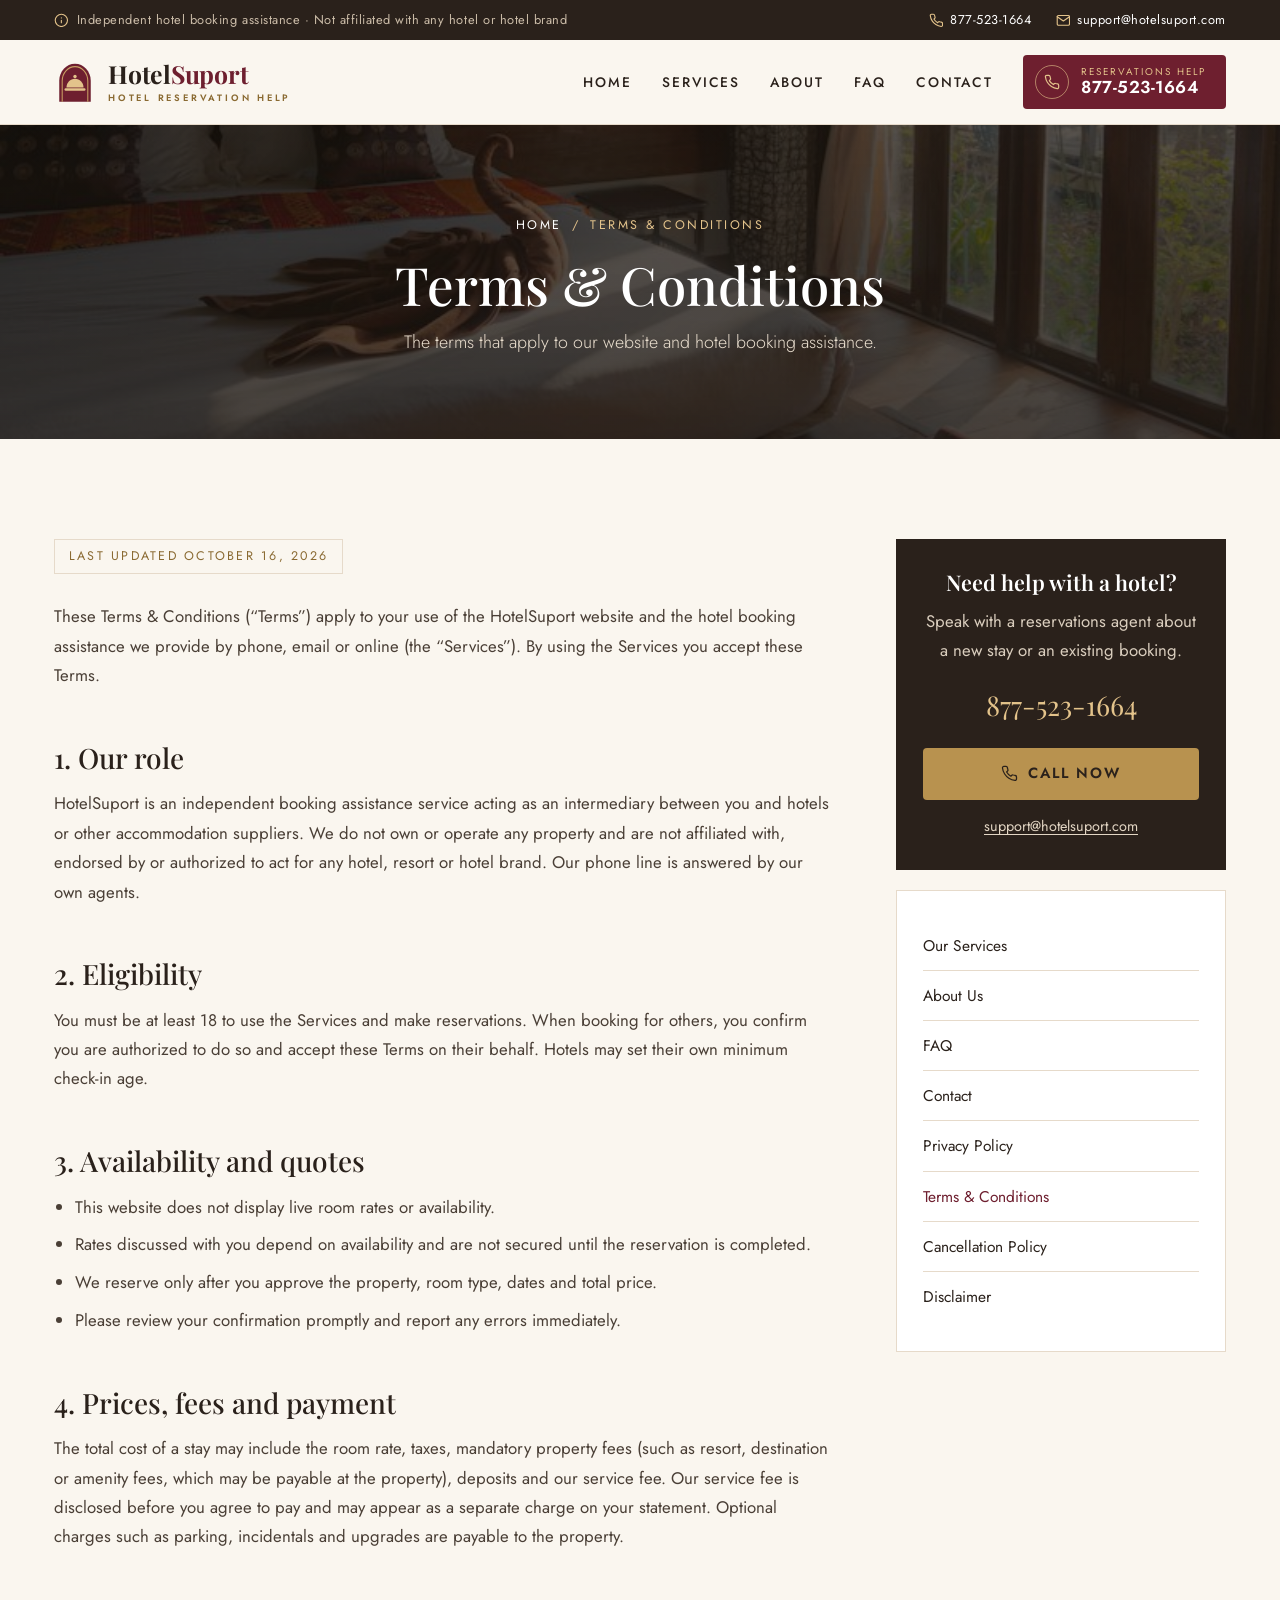
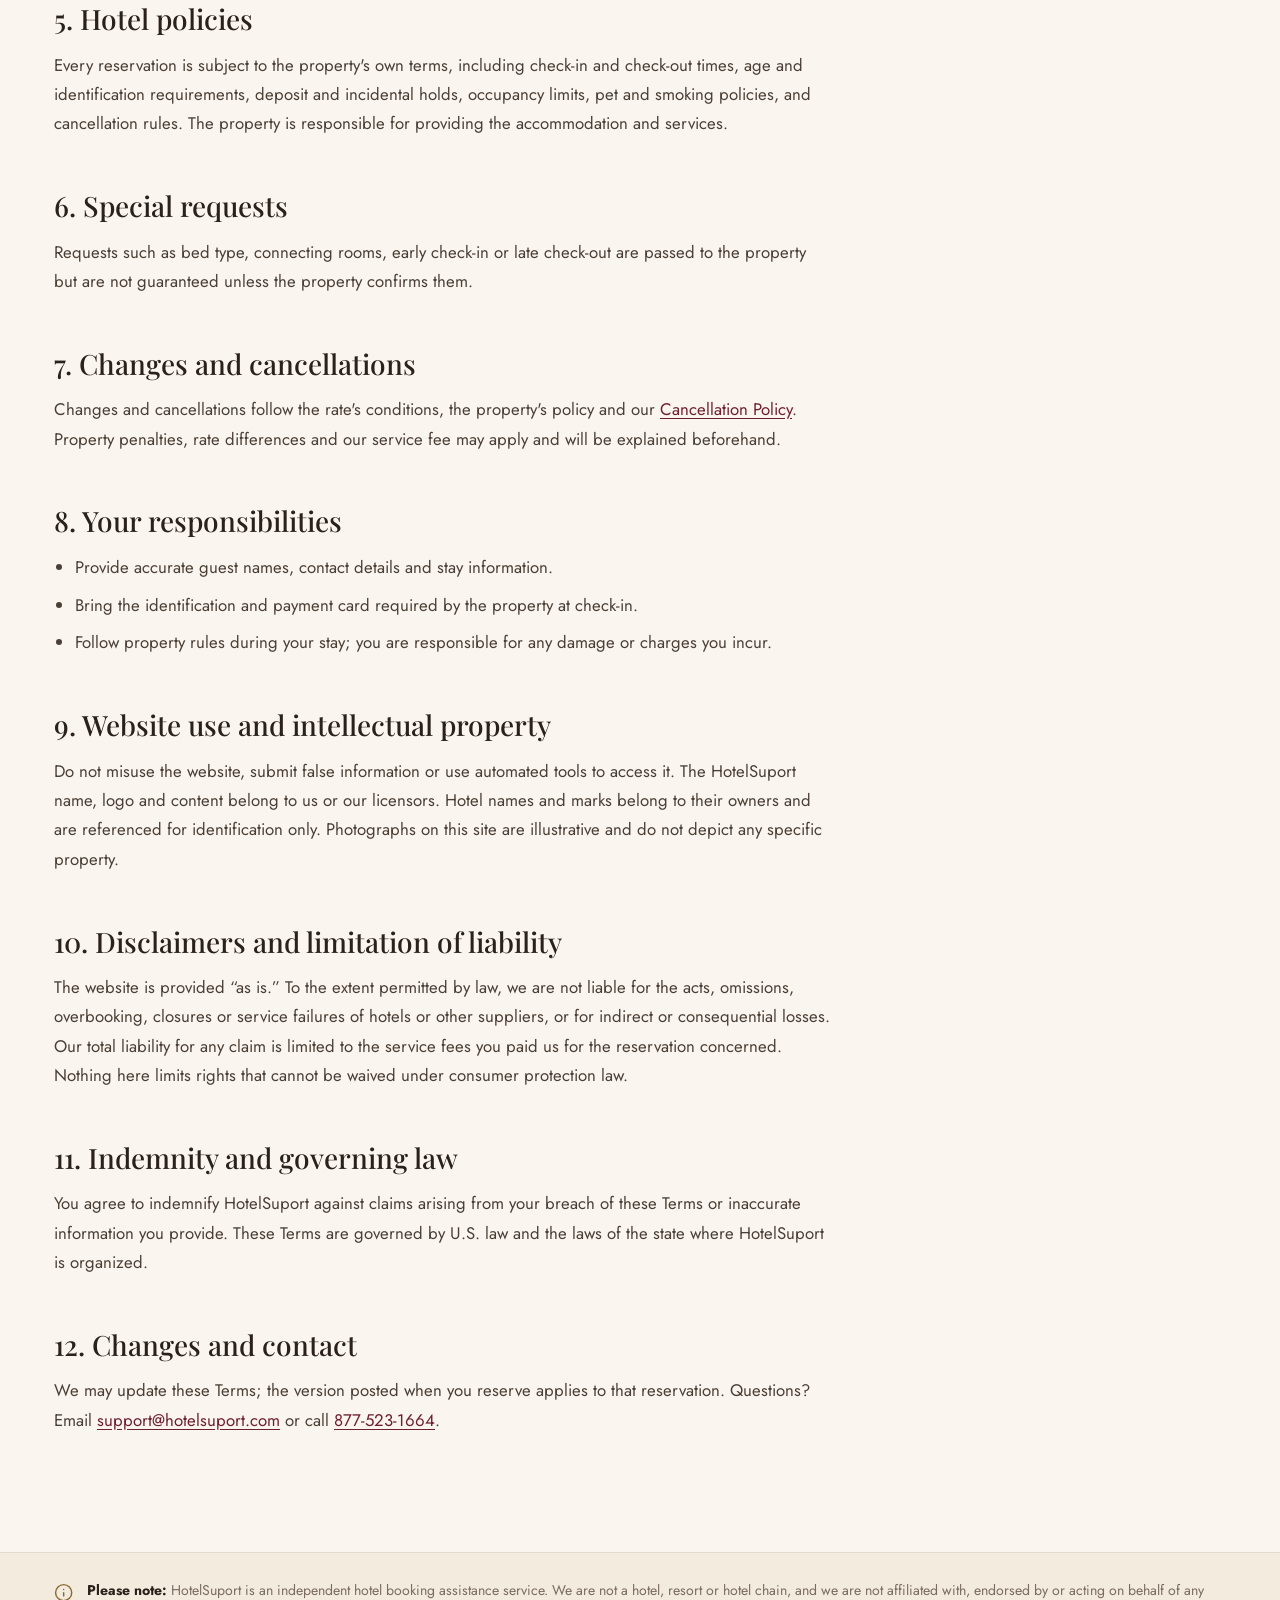
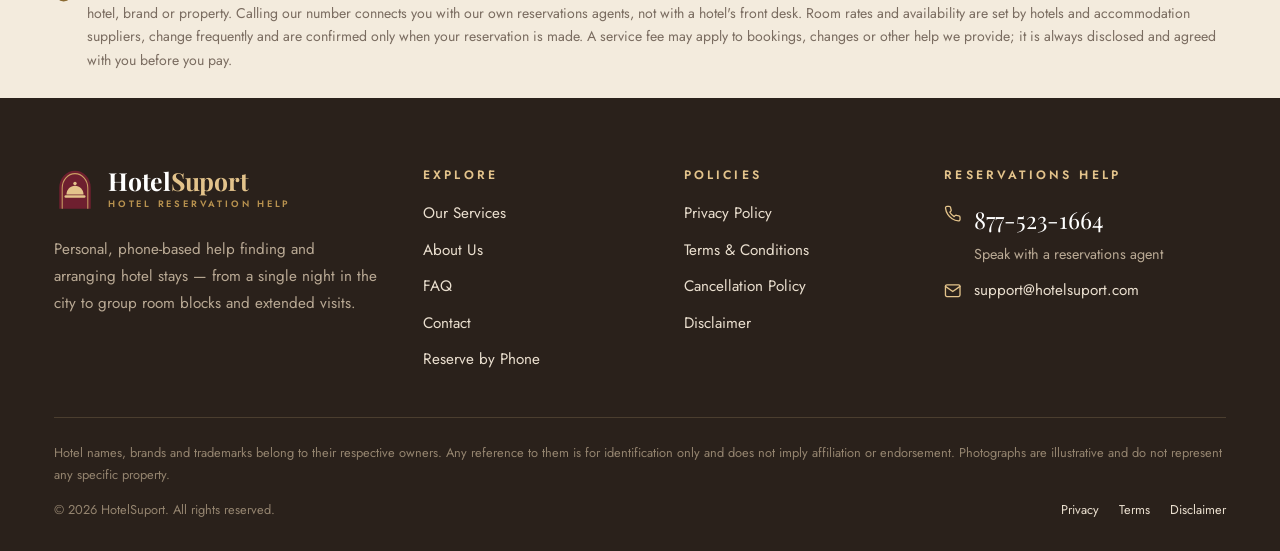
<file: terms-and-conditions.html>
<!DOCTYPE html>
<html lang="en-US">
<head>
<meta charset="utf-8">
<meta name="viewport" content="width=device-width, initial-scale=1">
<title>Terms &amp; Conditions | HotelSuport</title>
<meta name="description" content="Terms and Conditions for using the HotelSuport website and hotel reservation assistance.">
<meta name="robots" content="index, follow, max-image-preview:large">
<link rel="canonical" href="https://www.hotelsuport.com/terms-and-conditions.html">
<meta name="theme-color" content="#2A211B">
<meta name="format-detection" content="telephone=no">
<meta property="og:type" content="website">
<meta property="og:site_name" content="HotelSuport">
<meta property="og:title" content="Terms &amp; Conditions | HotelSuport">
<meta property="og:description" content="Terms and Conditions for using the HotelSuport website and hotel reservation assistance.">
<meta property="og:url" content="https://www.hotelsuport.com/terms-and-conditions.html">
<meta property="og:image" content="https://www.hotelsuport.com/assets/img/og-image.png">
<meta property="og:image:width" content="1200">
<meta property="og:image:height" content="630">
<meta property="og:locale" content="en_US">
<meta name="twitter:card" content="summary_large_image">
<link rel="icon" href="assets/img/favicon.svg" type="image/svg+xml">
<link rel="icon" href="assets/img/favicon-32.png" sizes="32x32" type="image/png">
<link rel="apple-touch-icon" href="assets/img/apple-touch-icon.png">
<link rel="manifest" href="site.webmanifest">
<link rel="preconnect" href="https://fonts.googleapis.com">
<link rel="preconnect" href="https://fonts.gstatic.com" crossorigin>
<link rel="stylesheet" href="https://fonts.googleapis.com/css2?family=Jost:wght@300;400;500;600&family=Playfair+Display:ital,wght@0,500;0,600;0,700;1,500&display=swap">
<link rel="stylesheet" href="assets/css/styles.css">
<!-- Google tag (gtag.js) / Google Ads: paste the tracking snippet here once IDs are available. -->
<script type="application/ld+json">{"@context":"https://schema.org","@type":"BreadcrumbList","itemListElement":[{"@type":"ListItem","position":1,"name":"Home","item":"https://www.hotelsuport.com/"},{"@type":"ListItem","position":2,"name":"Terms & Conditions","item":"https://www.hotelsuport.com/terms-and-conditions.html"}]}</script>
</head>
<body>
<a class="skip-link" href="#main">Skip to main content</a>
<div class="utility">
  <div class="container">
    <span class="u-note"><svg class="icon" viewBox="0 0 24 24" fill="none" stroke="currentColor" stroke-width="1.8" stroke-linecap="round" stroke-linejoin="round" aria-hidden="true" focusable="false"><circle cx="12" cy="12" r="10"/><path d="M12 16v-4M12 8h.01"/></svg> Independent hotel booking assistance &middot; Not affiliated with any hotel or hotel brand</span>
    <div class="u-links">
      <a href="tel:+18775231664" data-loc="utility"><svg class="icon" viewBox="0 0 24 24" fill="none" stroke="currentColor" stroke-width="1.8" stroke-linecap="round" stroke-linejoin="round" aria-hidden="true" focusable="false"><path d="M22 16.9v3a2 2 0 0 1-2.2 2 19.8 19.8 0 0 1-8.6-3.1 19.5 19.5 0 0 1-6-6A19.8 19.8 0 0 1 2.1 4.2 2 2 0 0 1 4.1 2h3a2 2 0 0 1 2 1.7c.1 1 .4 1.9.7 2.8a2 2 0 0 1-.5 2.1L8 9.9a16 16 0 0 0 6 6l1.3-1.3a2 2 0 0 1 2.1-.4c.9.3 1.8.6 2.8.7a2 2 0 0 1 1.8 2z"/></svg> 877-523-1664</a>
      <a href="mailto:support@hotelsuport.com" data-loc="utility"><svg class="icon" viewBox="0 0 24 24" fill="none" stroke="currentColor" stroke-width="1.8" stroke-linecap="round" stroke-linejoin="round" aria-hidden="true" focusable="false"><rect x="2" y="4" width="20" height="16" rx="2"/><path d="m22 6-10 7L2 6"/></svg> <span class="u-mail-txt">support@hotelsuport.com</span></a>
    </div>
  </div>
</div>
<header class="site-header">
  <div class="container header-inner">
    <a class="brand" href="index.html" aria-label="HotelSuport – Home"><svg class="brand-mark" viewBox="0 0 64 64" aria-hidden="true" focusable="false"><path d="M8 62V30C8 15.6 18.7 4 32 4s24 11.6 24 26v32z" fill="#6E1F2F"/><path d="M12.5 62V30.5C12.5 18.6 21.2 8.6 32 8.6s19.5 10 19.5 21.9V62" fill="none" stroke="#C9A063" stroke-width="1.6"/><circle cx="32" cy="23.5" r="2.6" fill="#E3C38B"/><path d="M19 40.5c0-7.4 5.8-13.4 13-13.4s13 6 13 13.4z" fill="#E3C38B"/><rect x="16" y="41.6" width="32" height="3.6" rx="1.8" fill="#E3C38B"/></svg><span class="brand-text"><span class="brand-name">Hotel<span>Suport</span></span><span class="brand-tag">HOTEL RESERVATION HELP</span></span></a>
    <nav class="main-nav" id="main-nav" aria-label="Main">
      <ul><li><a href="index.html">Home</a></li><li><a href="hotel-booking-help.html">Services</a></li><li><a href="about.html">About</a></li><li><a href="faq.html">FAQ</a></li><li><a href="contact.html">Contact</a></li></ul>
    </nav>
    <a class="header-call" href="tel:+18775231664" data-loc="header"><span class="hc-ico"><svg class="" viewBox="0 0 24 24" fill="none" stroke="currentColor" stroke-width="1.8" stroke-linecap="round" stroke-linejoin="round" aria-hidden="true" focusable="false"><path d="M22 16.9v3a2 2 0 0 1-2.2 2 19.8 19.8 0 0 1-8.6-3.1 19.5 19.5 0 0 1-6-6A19.8 19.8 0 0 1 2.1 4.2 2 2 0 0 1 4.1 2h3a2 2 0 0 1 2 1.7c.1 1 .4 1.9.7 2.8a2 2 0 0 1-.5 2.1L8 9.9a16 16 0 0 0 6 6l1.3-1.3a2 2 0 0 1 2.1-.4c.9.3 1.8.6 2.8.7a2 2 0 0 1 1.8 2z"/></svg></span><span class="hc-txt"><small>Reservations help</small><strong>877-523-1664</strong></span></a>
    <button class="nav-toggle" type="button" aria-controls="main-nav" aria-expanded="false" aria-label="Open menu"><svg class="" viewBox="0 0 24 24" fill="none" stroke="currentColor" stroke-width="1.8" stroke-linecap="round" stroke-linejoin="round" aria-hidden="true" focusable="false"><path d="M3 6h18M3 12h18M3 18h18"/></svg></button>
  </div>
</header>
<main id="main">

<section class="page-banner">
  <img src="assets/img/photos/room.jpg" alt="" decoding="async">
  <div class="container">
    <nav class="trail" aria-label="Breadcrumb"><a href="index.html">Home</a><span aria-hidden="true">/</span><span aria-current="page">Terms &amp; Conditions</span></nav>
    <h1>Terms &amp; Conditions</h1>
    <p>The terms that apply to our website and hotel booking assistance.</p>
  </div>
</section>
<section class="section">
  <div class="container page-grid">
    <div class="prose">
      <span class="dated">Last updated October 16, 2026</span>
      
<p>These Terms &amp; Conditions (“Terms”) apply to your use of the HotelSuport website and the hotel booking assistance we provide by phone, email or online (the “Services”). By using the Services you accept these Terms.</p>

<h2>1. Our role</h2>
<p>HotelSuport is an independent booking assistance service acting as an intermediary between you and hotels or other accommodation suppliers. We do not own or operate any property and are not affiliated with, endorsed by or authorized to act for any hotel, resort or hotel brand. Our phone line is answered by our own agents.</p>

<h2>2. Eligibility</h2>
<p>You must be at least 18 to use the Services and make reservations. When booking for others, you confirm you are authorized to do so and accept these Terms on their behalf. Hotels may set their own minimum check-in age.</p>

<h2>3. Availability and quotes</h2>
<ul>
  <li>This website does not display live room rates or availability.</li>
  <li>Rates discussed with you depend on availability and are not secured until the reservation is completed.</li>
  <li>We reserve only after you approve the property, room type, dates and total price.</li>
  <li>Please review your confirmation promptly and report any errors immediately.</li>
</ul>

<h2>4. Prices, fees and payment</h2>
<p>The total cost of a stay may include the room rate, taxes, mandatory property fees (such as resort, destination or amenity fees, which may be payable at the property), deposits and our service fee. Our service fee is disclosed before you agree to pay and may appear as a separate charge on your statement. Optional charges such as parking, incidentals and upgrades are payable to the property.</p>

<h2>5. Hotel policies</h2>
<p>Every reservation is subject to the property's own terms, including check-in and check-out times, age and identification requirements, deposit and incidental holds, occupancy limits, pet and smoking policies, and cancellation rules. The property is responsible for providing the accommodation and services.</p>

<h2>6. Special requests</h2>
<p>Requests such as bed type, connecting rooms, early check-in or late check-out are passed to the property but are not guaranteed unless the property confirms them.</p>

<h2>7. Changes and cancellations</h2>
<p>Changes and cancellations follow the rate's conditions, the property's policy and our <a href="cancellation-policy.html">Cancellation Policy</a>. Property penalties, rate differences and our service fee may apply and will be explained beforehand.</p>

<h2>8. Your responsibilities</h2>
<ul>
  <li>Provide accurate guest names, contact details and stay information.</li>
  <li>Bring the identification and payment card required by the property at check-in.</li>
  <li>Follow property rules during your stay; you are responsible for any damage or charges you incur.</li>
</ul>

<h2>9. Website use and intellectual property</h2>
<p>Do not misuse the website, submit false information or use automated tools to access it. The HotelSuport name, logo and content belong to us or our licensors. Hotel names and marks belong to their owners and are referenced for identification only. Photographs on this site are illustrative and do not depict any specific property.</p>

<h2>10. Disclaimers and limitation of liability</h2>
<p>The website is provided “as is.” To the extent permitted by law, we are not liable for the acts, omissions, overbooking, closures or service failures of hotels or other suppliers, or for indirect or consequential losses. Our total liability for any claim is limited to the service fees you paid us for the reservation concerned. Nothing here limits rights that cannot be waived under consumer protection law.</p>

<h2>11. Indemnity and governing law</h2>
<p>You agree to indemnify HotelSuport against claims arising from your breach of these Terms or inaccurate information you provide. These Terms are governed by U.S. law and the laws of the state where HotelSuport is organized.</p>

<h2>12. Changes and contact</h2>
<p>We may update these Terms; the version posted when you reserve applies to that reservation. Questions? Email <a href="mailto:support@hotelsuport.com" data-loc="content">support@hotelsuport.com</a> or call <a href="tel:+18775231664" data-loc="content">877-523-1664</a>.</p>

    </div>
    <aside class="aside">
  <div class="aside-card dark">
    <h3>Need help with a hotel?</h3>
    <p>Speak with a reservations agent about a new stay or an existing booking.</p>
    <a class="ac-phone" href="tel:+18775231664" data-loc="aside">877-523-1664</a>
    <a class="btn btn-brass btn-block" href="tel:+18775231664" data-loc="aside"><svg class="icon" viewBox="0 0 24 24" fill="none" stroke="currentColor" stroke-width="1.8" stroke-linecap="round" stroke-linejoin="round" aria-hidden="true" focusable="false"><path d="M22 16.9v3a2 2 0 0 1-2.2 2 19.8 19.8 0 0 1-8.6-3.1 19.5 19.5 0 0 1-6-6A19.8 19.8 0 0 1 2.1 4.2 2 2 0 0 1 4.1 2h3a2 2 0 0 1 2 1.7c.1 1 .4 1.9.7 2.8a2 2 0 0 1-.5 2.1L8 9.9a16 16 0 0 0 6 6l1.3-1.3a2 2 0 0 1 2.1-.4c.9.3 1.8.6 2.8.7a2 2 0 0 1 1.8 2z"/></svg> Call Now</a>
    <a class="ac-mail" href="mailto:support@hotelsuport.com" data-loc="aside">support@hotelsuport.com</a>
  </div>
  <div class="aside-card"><ul class="aside-links"><li><a href="hotel-booking-help.html">Our Services</a></li><li><a href="about.html">About Us</a></li><li><a href="faq.html">FAQ</a></li><li><a href="contact.html">Contact</a></li><li><a href="privacy-policy.html">Privacy Policy</a></li><li><a href="terms-and-conditions.html" aria-current="page">Terms &amp; Conditions</a></li><li><a href="cancellation-policy.html">Cancellation Policy</a></li><li><a href="disclaimer.html">Disclaimer</a></li></ul></div>
</aside>
  </div>
</section>
</main>
<section class="disclose" aria-label="Disclosure"><div class="container"><svg class="icon" viewBox="0 0 24 24" fill="none" stroke="currentColor" stroke-width="1.8" stroke-linecap="round" stroke-linejoin="round" aria-hidden="true" focusable="false"><circle cx="12" cy="12" r="10"/><path d="M12 16v-4M12 8h.01"/></svg><p><strong>Please note:</strong> HotelSuport is an independent hotel booking assistance service. We are not a hotel, resort or hotel chain, and we are not affiliated with, endorsed by or acting on behalf of any hotel, brand or property. Calling our number connects you with our own reservations agents, not with a hotel's front desk. Room rates and availability are set by hotels and accommodation suppliers, change frequently and are confirmed only when your reservation is made. A service fee may apply to bookings, changes or other help we provide; it is always disclosed and agreed with you before you pay.</p></div></section>
<footer class="site-footer">
  <div class="container">
    <div class="foot-grid">
      <div class="foot-about"><a class="brand" href="index.html" aria-label="HotelSuport – Home"><svg class="brand-mark" viewBox="0 0 64 64" aria-hidden="true" focusable="false"><path d="M8 62V30C8 15.6 18.7 4 32 4s24 11.6 24 26v32z" fill="#6E1F2F"/><path d="M12.5 62V30.5C12.5 18.6 21.2 8.6 32 8.6s19.5 10 19.5 21.9V62" fill="none" stroke="#C9A063" stroke-width="1.6"/><circle cx="32" cy="23.5" r="2.6" fill="#E3C38B"/><path d="M19 40.5c0-7.4 5.8-13.4 13-13.4s13 6 13 13.4z" fill="#E3C38B"/><rect x="16" y="41.6" width="32" height="3.6" rx="1.8" fill="#E3C38B"/></svg><span class="brand-text"><span class="brand-name">Hotel<span>Suport</span></span><span class="brand-tag">HOTEL RESERVATION HELP</span></span></a><p>Personal, phone-based help finding and arranging hotel stays — from a single night in the city to group room blocks and extended visits.</p></div>
      <div><h2>Explore</h2><ul>
        <li><a href="hotel-booking-help.html">Our Services</a></li>
        <li><a href="about.html">About Us</a></li>
        <li><a href="faq.html">FAQ</a></li>
        <li><a href="contact.html">Contact</a></li>
        <li><a href="reserve-by-phone.html">Reserve by Phone</a></li>
      </ul></div>
      <div><h2>Policies</h2><ul>
        <li><a href="privacy-policy.html">Privacy Policy</a></li>
        <li><a href="terms-and-conditions.html">Terms &amp; Conditions</a></li>
        <li><a href="cancellation-policy.html">Cancellation Policy</a></li>
        <li><a href="disclaimer.html">Disclaimer</a></li>
      </ul></div>
      <div><h2>Reservations Help</h2><ul class="foot-contact">
        <li><svg class="icon" viewBox="0 0 24 24" fill="none" stroke="currentColor" stroke-width="1.8" stroke-linecap="round" stroke-linejoin="round" aria-hidden="true" focusable="false"><path d="M22 16.9v3a2 2 0 0 1-2.2 2 19.8 19.8 0 0 1-8.6-3.1 19.5 19.5 0 0 1-6-6A19.8 19.8 0 0 1 2.1 4.2 2 2 0 0 1 4.1 2h3a2 2 0 0 1 2 1.7c.1 1 .4 1.9.7 2.8a2 2 0 0 1-.5 2.1L8 9.9a16 16 0 0 0 6 6l1.3-1.3a2 2 0 0 1 2.1-.4c.9.3 1.8.6 2.8.7a2 2 0 0 1 1.8 2z"/></svg><div><a class="foot-phone" href="tel:+18775231664" data-loc="footer">877-523-1664</a><br><span class="small">Speak with a reservations agent</span></div></li>
        <li><svg class="icon" viewBox="0 0 24 24" fill="none" stroke="currentColor" stroke-width="1.8" stroke-linecap="round" stroke-linejoin="round" aria-hidden="true" focusable="false"><rect x="2" y="4" width="20" height="16" rx="2"/><path d="m22 6-10 7L2 6"/></svg><a href="mailto:support@hotelsuport.com" data-loc="footer">support@hotelsuport.com</a></li>
      </ul></div>
    </div>
    <div class="foot-legal">
      <p>Hotel names, brands and trademarks belong to their respective owners. Any reference to them is for identification only and does not imply affiliation or endorsement. Photographs are illustrative and do not represent any specific property.</p>
      <div class="foot-bottom">
        <span>&copy; <span data-year>2026</span> HotelSuport. All rights reserved.</span>
        <ul><li><a href="privacy-policy.html">Privacy</a></li><li><a href="terms-and-conditions.html">Terms</a></li><li><a href="disclaimer.html">Disclaimer</a></li></ul>
      </div>
    </div>
  </div>
</footer>

<div class="callbar" role="region" aria-label="Quick contact">
  <a class="cb-call" href="tel:+18775231664" data-loc="mobile_bar"><svg class="icon" viewBox="0 0 24 24" fill="none" stroke="currentColor" stroke-width="1.8" stroke-linecap="round" stroke-linejoin="round" aria-hidden="true" focusable="false"><path d="M22 16.9v3a2 2 0 0 1-2.2 2 19.8 19.8 0 0 1-8.6-3.1 19.5 19.5 0 0 1-6-6A19.8 19.8 0 0 1 2.1 4.2 2 2 0 0 1 4.1 2h3a2 2 0 0 1 2 1.7c.1 1 .4 1.9.7 2.8a2 2 0 0 1-.5 2.1L8 9.9a16 16 0 0 0 6 6l1.3-1.3a2 2 0 0 1 2.1-.4c.9.3 1.8.6 2.8.7a2 2 0 0 1 1.8 2z"/></svg> Call 877-523-1664</a>
  <a class="cb-mail" href="mailto:support@hotelsuport.com" data-loc="mobile_bar" aria-label="Email us"><svg class="icon" viewBox="0 0 24 24" fill="none" stroke="currentColor" stroke-width="1.8" stroke-linecap="round" stroke-linejoin="round" aria-hidden="true" focusable="false"><rect x="2" y="4" width="20" height="16" rx="2"/><path d="m22 6-10 7L2 6"/></svg></a>
</div>

<div class="modal" id="form-modal" aria-hidden="true" role="dialog" aria-modal="true" aria-labelledby="modal-title">
  <div class="modal-backdrop" data-close></div>
  <div class="modal-dialog">
    <button class="modal-close" type="button" data-close aria-label="Close"><svg class="" viewBox="0 0 24 24" fill="none" stroke="currentColor" stroke-width="1.8" stroke-linecap="round" stroke-linejoin="round" aria-hidden="true" focusable="false"><path d="M18 6 6 18M6 6l12 12"/></svg></button>
    <div class="m-ico m-ok"><svg class="" viewBox="0 0 24 24" fill="none" stroke="currentColor" stroke-width="1.8" stroke-linecap="round" stroke-linejoin="round" aria-hidden="true" focusable="false"><path d="M20 6 9 17l-5-5"/></svg></div>
    <div class="m-ico m-warn"><svg class="" viewBox="0 0 24 24" fill="none" stroke="currentColor" stroke-width="1.8" stroke-linecap="round" stroke-linejoin="round" aria-hidden="true" focusable="false"><circle cx="12" cy="12" r="10"/><path d="M12 16v-4M12 8h.01"/></svg></div>
    <h2 id="modal-title" data-modal-title>Enquiry received</h2>
    <p data-modal-note>Thank you. A reservations agent will contact you about your stay.</p>
    <a class="btn btn-wine btn-block" href="tel:+18775231664" data-loc="modal"><svg class="icon" viewBox="0 0 24 24" fill="none" stroke="currentColor" stroke-width="1.8" stroke-linecap="round" stroke-linejoin="round" aria-hidden="true" focusable="false"><path d="M22 16.9v3a2 2 0 0 1-2.2 2 19.8 19.8 0 0 1-8.6-3.1 19.5 19.5 0 0 1-6-6A19.8 19.8 0 0 1 2.1 4.2 2 2 0 0 1 4.1 2h3a2 2 0 0 1 2 1.7c.1 1 .4 1.9.7 2.8a2 2 0 0 1-.5 2.1L8 9.9a16 16 0 0 0 6 6l1.3-1.3a2 2 0 0 1 2.1-.4c.9.3 1.8.6 2.8.7a2 2 0 0 1 1.8 2z"/></svg> Call 877-523-1664</a>
    <a class="btn btn-outline btn-block m-email" href="mailto:support@hotelsuport.com" data-loc="modal"><svg class="icon" viewBox="0 0 24 24" fill="none" stroke="currentColor" stroke-width="1.8" stroke-linecap="round" stroke-linejoin="round" aria-hidden="true" focusable="false"><rect x="2" y="4" width="20" height="16" rx="2"/><path d="m22 6-10 7L2 6"/></svg> Email us instead</a>
  </div>
</div>
<script src="assets/js/main.js" defer></script>
</body>
</html>
</file>
<file: assets/css/styles.css>
/* ==========================================================================
   HotelSuport — main stylesheet
   Brand: Wine #6E1F2F · Brass #B8924F · Espresso #2A211B · Ivory #FAF6EF
   ========================================================================== */

:root {
  --ivory: #faf6ef;
  --cream: #f3ebdd;
  --sand: #e9dcc6;
  --espresso: #2a211b;
  --espresso-2: #3a2e25;
  --wine: #6e1f2f;
  --wine-dark: #561723;
  --brass: #b8924f;
  --brass-dark: #8a6a32;
  --brass-light: #e3c38b;
  --text: #4a3f36;
  --muted: #7a6c60;
  --line: #e6daca;
  --white: #ffffff;
  --radius: 4px;
  --radius-lg: 10px;
  --shadow: 0 14px 40px rgba(42, 33, 27, .12);
  --shadow-lg: 0 30px 70px rgba(42, 33, 27, .22);
  --serif: "Playfair Display", Georgia, "Times New Roman", serif;
  --sans: "Jost", system-ui, -apple-system, "Segoe UI", Roboto, Arial, sans-serif;
  --container: 1220px;
}

*, *::before, *::after { box-sizing: border-box; }
html { scroll-behavior: smooth; -webkit-text-size-adjust: 100%; }
body { margin: 0; font-family: var(--sans); font-size: 1.05rem; line-height: 1.75; color: var(--text); background: var(--ivory); -webkit-font-smoothing: antialiased; }
img, svg { max-width: 100%; display: block; }
a { color: var(--wine); text-underline-offset: 3px; }
a:hover { color: var(--wine-dark); }
h1, h2, h3, h4 { font-family: var(--serif); font-weight: 600; color: var(--espresso); line-height: 1.18; margin: 0 0 .55em; }
h1 { font-size: clamp(2.3rem, 5.2vw, 4rem); font-weight: 500; }
h2 { font-size: clamp(1.8rem, 3.6vw, 2.75rem); font-weight: 500; }
h3 { font-size: 1.3rem; }
h1 em, h2 em { font-style: italic; color: var(--brass-dark); }
p { margin: 0 0 1em; }
ul, ol { margin: 0 0 1em; padding-left: 1.25em; }
:focus-visible { outline: 2px solid var(--brass); outline-offset: 3px; }

.container { width: 100%; max-width: var(--container); margin: 0 auto; padding: 0 24px; }
.section { padding: 100px 0; }
.bg-cream { background: var(--cream); }
.bg-dark { background: var(--espresso); color: #d9cdbd; }
.bg-dark h2, .bg-dark h3 { color: #fff; }
.intro { max-width: 700px; margin: 0 auto 56px; text-align: center; }
.intro p { color: var(--muted); font-size: 1.1rem; }
.bg-dark .intro p { color: #bfae99; }
.overline {
  display: inline-flex; align-items: center; gap: 14px; font-size: .78rem; font-weight: 600;
  letter-spacing: .28em; text-transform: uppercase; color: var(--brass-dark); margin-bottom: 18px;
}
.overline::before, .overline::after { content: ""; width: 34px; height: 1px; background: currentColor; opacity: .7; }
.overline.left::after { display: none; }
.bg-dark .overline, .on-photo .overline { color: var(--brass-light); }
.muted { color: var(--muted); }
.small { font-size: .9rem; }
.center { text-align: center; }
.ornament { display: flex; justify-content: center; margin: 0 auto 18px; color: var(--brass); }
.ornament svg { width: 60px; height: 14px; }
.visually-hidden { position: absolute !important; width: 1px; height: 1px; padding: 0; margin: -1px; overflow: hidden; clip: rect(0,0,0,0); white-space: nowrap; border: 0; }
.skip-link { position: absolute; left: 12px; top: -60px; z-index: 200; background: var(--espresso); color: #fff; padding: 10px 16px; }
.skip-link:focus { top: 12px; color: #fff; }
.icon { width: 1.15em; height: 1.15em; flex: none; }

/* ---------- Buttons ---------- */
.btn {
  display: inline-flex; align-items: center; justify-content: center; gap: 10px;
  font-family: var(--sans); font-weight: 600; font-size: .92rem; letter-spacing: .14em; text-transform: uppercase;
  padding: 16px 28px; border-radius: var(--radius); border: 1px solid transparent; cursor: pointer;
  text-decoration: none; white-space: nowrap; line-height: 1.2;
  transition: background-color .2s ease, color .2s ease, border-color .2s ease;
}
.btn-wine { background: var(--wine); color: #fff; }
.btn-wine:hover { background: var(--wine-dark); color: #fff; }
.btn-brass { background: var(--brass); color: var(--espresso); }
.btn-brass:hover { background: var(--brass-light); color: var(--espresso); }
.btn-outline { border-color: var(--espresso); color: var(--espresso); }
.btn-outline:hover { background: var(--espresso); color: #fff; }
.btn-ghost { border-color: rgba(255, 255, 255, .6); color: #fff; }
.btn-ghost:hover { background: #fff; color: var(--espresso); border-color: #fff; }
.btn-phone { font-size: 1.05rem; letter-spacing: .06em; padding: 17px 30px; }
.btn-block { width: 100%; }

/* ---------- Utility bar + header ---------- */
.utility { background: var(--espresso); color: #cbbca8; font-size: .8rem; letter-spacing: .04em; }
.utility .container { display: flex; align-items: center; justify-content: space-between; gap: 16px; min-height: 40px; }
.utility a { color: #fff; text-decoration: none; display: inline-flex; align-items: center; gap: 7px; white-space: nowrap; }
.utility a:hover { color: var(--brass-light); }
.utility .icon { color: var(--brass-light); }
.utility .u-links { display: flex; gap: 24px; }
.utility .u-note { display: inline-flex; align-items: center; gap: 8px; }
.site-header { position: sticky; top: 0; z-index: 100; background: rgba(250, 246, 239, .97); backdrop-filter: blur(8px); border-bottom: 1px solid var(--line); }
.site-header.scrolled { box-shadow: 0 8px 24px rgba(42, 33, 27, .08); }
.header-inner { display: flex; align-items: center; gap: 30px; min-height: 84px; }
.brand { display: inline-flex; align-items: center; gap: 12px; text-decoration: none; margin-right: auto; }
.brand-mark { width: 42px; height: 42px; }
.brand-text { display: flex; flex-direction: column; line-height: 1; }
.brand-name { font-family: var(--serif); font-weight: 700; font-size: 1.55rem; color: var(--espresso); letter-spacing: -.01em; }
.brand-name span { color: var(--wine); }
.brand-tag { font-size: .58rem; font-weight: 600; letter-spacing: .3em; color: var(--brass-dark); margin-top: 6px; }
.main-nav ul { list-style: none; margin: 0; padding: 0; display: flex; gap: 30px; }
.main-nav a { color: var(--espresso); text-decoration: none; font-size: .86rem; font-weight: 500; letter-spacing: .14em; text-transform: uppercase; padding: 8px 0; position: relative; }
.main-nav a::after { content: ""; position: absolute; left: 0; right: 100%; bottom: 2px; height: 1px; background: var(--brass); transition: right .25s ease; }
.main-nav a:hover::after, .main-nav a[aria-current="page"]::after { right: 0; }
.main-nav a[aria-current="page"] { color: var(--wine); }
.header-call { display: inline-flex; align-items: center; gap: 12px; text-decoration: none; background: var(--wine); color: #fff; padding: 10px 20px 10px 12px; border-radius: var(--radius); }
.header-call:hover { background: var(--wine-dark); color: #fff; }
.header-call .hc-ico { width: 34px; height: 34px; border: 1px solid rgba(227, 195, 139, .6); border-radius: 50%; display: grid; place-items: center; color: var(--brass-light); }
.header-call .hc-ico svg { width: 16px; height: 16px; }
.header-call .hc-txt { display: flex; flex-direction: column; line-height: 1.15; }
.header-call small { font-size: .62rem; letter-spacing: .2em; text-transform: uppercase; color: var(--brass-light); }
.header-call strong { font-size: 1.08rem; font-weight: 600; letter-spacing: .03em; }
.nav-toggle { display: none; width: 46px; height: 46px; border: 1px solid var(--line); border-radius: var(--radius); background: transparent; color: var(--espresso); cursor: pointer; align-items: center; justify-content: center; }
.nav-toggle svg { width: 24px; height: 24px; }

/* ---------- Hero ---------- */
.hero { position: relative; color: #fff; min-height: 640px; display: flex; align-items: center; overflow: hidden; background: #1d1611; }
.hero-bg { position: absolute; inset: 0; width: 100%; height: 100%; object-fit: cover; }
.hero::before { content: ""; position: absolute; inset: 0; z-index: 1; background: linear-gradient(90deg, rgba(26, 19, 14, .86) 0%, rgba(26, 19, 14, .6) 45%, rgba(26, 19, 14, .15) 100%); }
.hero .container { position: relative; z-index: 2; padding-top: 90px; padding-bottom: 170px; }
.hero-copy { max-width: 640px; }
.hero h1 { color: #fff; }
.hero h1 em { color: var(--brass-light); }
.hero-lead { font-size: 1.2rem; color: #eadfcf; max-width: 560px; font-weight: 300; }
.hero-actions { display: flex; flex-wrap: wrap; gap: 14px; margin: 34px 0 30px; }
.hero-marks { display: flex; flex-wrap: wrap; gap: 10px 26px; list-style: none; padding: 0; margin: 0; font-size: .92rem; color: #e3d6c4; }
.hero-marks li { display: inline-flex; align-items: center; gap: 9px; }
.hero-marks .icon { color: var(--brass-light); }

/* ---------- Reservation enquiry panel ---------- */
.reserve-wrap { position: relative; z-index: 5; margin-top: -120px; }
.reserve { background: #fff; border-radius: var(--radius-lg); box-shadow: var(--shadow-lg); border-top: 3px solid var(--brass); }
.reserve-head { display: flex; align-items: center; justify-content: space-between; gap: 16px; flex-wrap: wrap; padding: 22px 30px; border-bottom: 1px solid var(--line); }
.reserve-head h2 { font-size: 1.5rem; margin: 0; }
.reserve-head p { margin: 0; color: var(--muted); font-size: .95rem; }
.reserve-head a { font-weight: 600; text-decoration: none; white-space: nowrap; display: inline-flex; align-items: center; gap: 8px; }
.reserve form { padding: 24px 30px 28px; }
.row { display: grid; gap: 16px; }
.row.stay-row { grid-template-columns: 1.6fr 1fr 1fr .8fr .8fr; }
.row.guest { grid-template-columns: 1fr 1fr 1fr 1fr; margin-top: 16px; }
.row .full { grid-column: 1 / -1; }
.field { display: flex; flex-direction: column; gap: 6px; min-width: 0; }
.field label { font-size: .7rem; font-weight: 600; letter-spacing: .18em; text-transform: uppercase; color: var(--brass-dark); }
.field label .opt { text-transform: none; letter-spacing: 0; color: var(--muted); font-weight: 400; }
.field input, .field select, .field textarea {
  width: 100%; font: inherit; font-size: 1rem; color: var(--espresso); background: var(--ivory);
  padding: 12px 14px; border: 1px solid var(--line); border-radius: var(--radius);
  transition: border-color .15s ease, background-color .15s ease;
}
.field textarea { min-height: 140px; resize: vertical; }
.field input:focus, .field select:focus, .field textarea:focus { outline: none; border-color: var(--brass); background: #fff; box-shadow: 0 0 0 3px rgba(184, 146, 79, .18); }
.field input:user-invalid, .field select:user-invalid, .field textarea:user-invalid { border-color: var(--wine); }
.reserve-foot { display: flex; align-items: center; justify-content: space-between; gap: 20px; flex-wrap: wrap; margin-top: 18px; }
.consent { display: flex; gap: 10px; align-items: flex-start; font-size: .82rem; color: var(--muted); line-height: 1.55; max-width: 640px; margin: 0; }
.consent input { margin-top: 4px; width: 16px; height: 16px; flex: none; accent-color: var(--wine); }

/* ---------- Stay types (arched photos) ---------- */
.stays { display: grid; grid-template-columns: repeat(5, 1fr); gap: 20px; }
.stay { text-decoration: none; color: var(--espresso); display: block; }
.stay .arch { position: relative; aspect-ratio: 4 / 5.2; border-radius: 200px 200px var(--radius) var(--radius); overflow: hidden; background: var(--sand); }
.stay .arch img { width: 100%; height: 100%; object-fit: cover; transition: transform .6s ease; }
.stay:hover .arch img { transform: scale(1.05); }
.stay .arch::after { content: ""; position: absolute; inset: 8px; border-radius: 200px 200px 2px 2px; border: 1px solid rgba(255, 255, 255, .55); pointer-events: none; }
.stay h3 { font-size: 1.2rem; margin: 18px 0 4px; text-align: center; }
.stay p { margin: 0; font-size: .92rem; color: var(--muted); text-align: center; line-height: 1.55; }
.stay .stay-cta { display: flex; justify-content: center; align-items: center; gap: 6px; margin-top: 10px; font-size: .74rem; letter-spacing: .2em; text-transform: uppercase; color: var(--wine); font-weight: 600; }
.stay .stay-cta svg { width: 14px; height: 14px; }

/* ---------- Steps (roman numerals) ---------- */
.steps { display: grid; grid-template-columns: repeat(3, 1fr); gap: 0; list-style: none; padding: 0; margin: 0; }
.steps li { padding: 10px 40px; text-align: center; }
.steps li + li { border-left: 1px solid rgba(227, 195, 139, .25); }
.steps .roman { font-family: var(--serif); font-style: italic; font-size: 3rem; color: var(--brass-light); line-height: 1; display: block; margin-bottom: 16px; }
.steps h3 { color: #fff; }
.steps p { margin: 0; color: #bfae99; }

/* ---------- Split with arch photo ---------- */
.split { display: grid; grid-template-columns: 1fr 1.05fr; gap: 80px; align-items: center; }
.arch-frame { position: relative; max-width: 470px; justify-self: center; width: 100%; }
.arch-frame img { width: 100%; aspect-ratio: 10 / 11.5; object-fit: cover; border-radius: 260px 260px var(--radius) var(--radius); }
.arch-frame::before { content: ""; position: absolute; inset: -16px 16px 16px -16px; border: 1px solid var(--brass); border-radius: 260px 260px var(--radius) var(--radius); z-index: -1; }
.arch-frame .badge {
  position: absolute; right: -18px; bottom: 34px; background: var(--wine); color: #fff; padding: 18px 22px; border-radius: var(--radius);
  box-shadow: var(--shadow); text-decoration: none; display: block;
}
.arch-frame .badge small { display: block; font-size: .66rem; letter-spacing: .22em; text-transform: uppercase; color: var(--brass-light); }
.arch-frame .badge strong { font-size: 1.3rem; font-weight: 600; letter-spacing: .03em; }
.services-list { list-style: none; padding: 0; margin: 26px 0 32px; display: grid; gap: 0; }
.services-list li { display: grid; grid-template-columns: 44px 1fr; gap: 16px; padding: 18px 0; border-bottom: 1px solid var(--line); }
.services-list li:first-child { border-top: 1px solid var(--line); }
.services-list .sl-ico { width: 44px; height: 44px; border-radius: 50%; border: 1px solid var(--brass); color: var(--brass-dark); display: grid; place-items: center; }
.services-list .sl-ico svg { width: 20px; height: 20px; }
.services-list h3 { font-size: 1.12rem; margin: 0 0 2px; }
.services-list p { margin: 0; font-size: .97rem; color: var(--muted); }

/* ---------- Photo band CTA ---------- */
.photo-band { position: relative; overflow: hidden; color: #fff; text-align: center; padding: 120px 0; background: #1d1611; }
.photo-band img { position: absolute; inset: 0; width: 100%; height: 100%; object-fit: cover; }
.photo-band::before { content: ""; position: absolute; inset: 0; z-index: 1; background: rgba(26, 19, 14, .62); }
.photo-band .container { position: relative; z-index: 2; max-width: 820px; }
.photo-band h2 { color: #fff; font-size: clamp(2rem, 4vw, 3rem); }
.photo-band p { color: #eadfcf; font-size: 1.15rem; margin-bottom: 30px; }
.photo-band .pb-actions { display: flex; justify-content: center; gap: 14px; flex-wrap: wrap; }
.photo-band .pb-mail { display: block; margin-top: 18px; color: #e3d6c4; font-size: .95rem; }

/* ---------- Tips ---------- */
.tips { display: grid; grid-template-columns: repeat(3, 1fr); gap: 1px; background: var(--line); border: 1px solid var(--line); }
.tip { background: var(--ivory); padding: 34px 30px; }
.bg-cream .tip { background: var(--cream); }
.tip .t-ico { color: var(--brass-dark); margin-bottom: 14px; }
.tip .t-ico svg { width: 30px; height: 30px; stroke-width: 1.5; }
.tip h3 { font-size: 1.18rem; }
.tip p { margin: 0; color: var(--muted); font-size: .98rem; }

/* ---------- FAQ ---------- */
.faq-list { max-width: 860px; margin: 0 auto; }
.faq { border-bottom: 1px solid var(--line); }
.faq:first-of-type { border-top: 1px solid var(--line); }
.faq summary { list-style: none; cursor: pointer; padding: 22px 50px 22px 0; position: relative; font-family: var(--serif); font-size: 1.2rem; color: var(--espresso); line-height: 1.4; }
.faq summary::-webkit-details-marker { display: none; }
.faq summary::after { content: ""; position: absolute; right: 6px; top: 50%; width: 12px; height: 12px; margin-top: -9px; border-right: 1.5px solid var(--brass-dark); border-bottom: 1.5px solid var(--brass-dark); transform: rotate(45deg); transition: transform .25s ease; }
.faq[open] summary::after { transform: rotate(-135deg); margin-top: -3px; }
.faq[open] summary { color: var(--wine); }
.faq .faq-body { padding: 0 0 22px; color: var(--muted); }
.faq .faq-body p:last-child { margin-bottom: 0; }
.faq-cat { font-size: 1.6rem; margin: 54px 0 16px; }
.faq-cat:first-child { margin-top: 0; }

/* ---------- Inner pages ---------- */
.page-banner { position: relative; overflow: hidden; color: #fff; padding: 90px 0 80px; background: #1d1611; text-align: center; }
.page-banner img { position: absolute; inset: 0; width: 100%; height: 100%; object-fit: cover; opacity: .9; }
.page-banner::before { content: ""; position: absolute; inset: 0; z-index: 1; background: linear-gradient(180deg, rgba(26, 19, 14, .7), rgba(26, 19, 14, .78)); }
.page-banner .container { position: relative; z-index: 2; }
.page-banner h1 { color: #fff; font-size: clamp(2.1rem, 4.6vw, 3.3rem); margin-bottom: 12px; }
.page-banner p { color: #eadfcf; font-size: 1.12rem; max-width: 680px; margin: 0 auto; font-weight: 300; }
.trail { font-size: .78rem; letter-spacing: .2em; text-transform: uppercase; margin-bottom: 16px; color: var(--brass-light); }
.trail a { color: #fff; text-decoration: none; }
.trail span[aria-hidden] { margin: 0 10px; }
.page-grid { display: grid; grid-template-columns: minmax(0, 1fr) 330px; gap: 64px; align-items: start; }
.prose h2 { font-size: 1.75rem; margin-top: 1.8em; }
.prose h2:first-child { margin-top: 0; }
.prose h3 { margin-top: 1.4em; font-size: 1.2rem; }
.prose li { margin-bottom: .5em; }
.dated { display: inline-block; font-size: .78rem; letter-spacing: .18em; text-transform: uppercase; color: var(--brass-dark); border: 1px solid var(--line); padding: 6px 14px; margin-bottom: 28px; }
.note { display: flex; gap: 14px; padding: 20px 22px; margin: 28px 0; background: var(--cream); border-left: 3px solid var(--brass); color: var(--espresso); }
.note .icon { color: var(--wine); margin-top: 5px; }
.note p { margin: 0; }
.aside { position: sticky; top: 110px; display: grid; gap: 20px; }
.aside-card { background: #fff; border: 1px solid var(--line); padding: 30px 26px; text-align: center; }
.aside-card.dark { background: var(--espresso); border-color: var(--espresso); color: #d9cdbd; }
.aside-card.dark h3 { color: #fff; }
.aside-card h3 { font-size: 1.35rem; }
.aside-card .ac-phone { display: block; font-family: var(--serif); font-size: 1.7rem; color: var(--brass-light); text-decoration: none; margin: 8px 0 18px; }
.aside-card .ac-mail { display: block; margin-top: 14px; color: #e3d6c4; font-size: .9rem; word-break: break-word; }
.aside-links { list-style: none; padding: 0; margin: 0; text-align: left; }
.aside-links li + li { border-top: 1px solid var(--line); }
.aside-links a { display: block; padding: 11px 0; text-decoration: none; color: var(--espresso); font-size: .97rem; }
.aside-links a:hover, .aside-links a[aria-current="page"] { color: var(--wine); }

.svc-block { display: grid; grid-template-columns: 60px 1fr; gap: 22px; padding: 30px 0; border-bottom: 1px solid var(--line); }
.svc-block:first-child { padding-top: 0; }
.svc-block .sb-ico { width: 60px; height: 60px; border-radius: 50%; border: 1px solid var(--brass); color: var(--brass-dark); display: grid; place-items: center; }
.svc-block .sb-ico svg { width: 26px; height: 26px; stroke-width: 1.6; }
.svc-block h2 { font-size: 1.45rem; margin: 6px 0 10px !important; }
.svc-block ul { margin-bottom: 0; }
.duo { display: grid; grid-template-columns: 1fr 1fr; gap: 20px; margin: 26px 0; }
.duo > div { padding: 26px; border: 1px solid var(--line); background: #fff; }
.duo h3 { display: flex; align-items: center; gap: 10px; margin-top: 0; }
.duo .yes .icon { color: #2f7a4f; }
.duo .no .icon { color: var(--wine); }
.duo ul { margin: 0; padding-left: 1.1em; }
.duo li { color: var(--muted); font-size: .97rem; }
.values { display: grid; grid-template-columns: 1fr 1fr; gap: 1px; background: var(--line); border: 1px solid var(--line); margin-top: 22px; }
.values div { background: #fff; padding: 24px; }
.values h3 { font-size: 1.12rem; margin: 0 0 6px; display: flex; gap: 10px; align-items: center; }
.values h3 .icon { color: var(--brass-dark); }
.values p { margin: 0; font-size: .96rem; color: var(--muted); }

.contact-tiles { display: grid; grid-template-columns: repeat(3, 1fr); gap: 22px; margin-bottom: 60px; }
.c-tile { background: #fff; border: 1px solid var(--line); padding: 34px 28px; text-align: center; }
.c-tile.main { background: var(--wine); border-color: var(--wine); color: #f0dfe2; }
.c-tile .ct-ico { width: 56px; height: 56px; border-radius: 50%; border: 1px solid var(--brass); color: var(--brass-dark); display: grid; place-items: center; margin: 0 auto 16px; }
.c-tile.main .ct-ico { border-color: var(--brass-light); color: var(--brass-light); }
.c-tile .ct-ico svg { width: 24px; height: 24px; }
.c-tile h2 { font-size: 1.3rem; margin-bottom: 6px; }
.c-tile.main h2 { color: #fff; }
.c-tile p { font-size: .95rem; margin: 0 0 12px; }
.c-tile .ct-val { font-family: var(--serif); font-size: 1.2rem; text-decoration: none; color: var(--espresso); word-break: break-word; }
.c-tile.main .ct-val { color: var(--brass-light); font-size: 1.75rem; }
.form-sheet { background: #fff; border: 1px solid var(--line); padding: 40px; box-shadow: var(--shadow); }
.form-sheet .row { grid-template-columns: 1fr 1fr; }

/* ---------- Disclosure + footer ---------- */
.disclose { background: var(--cream); border-top: 1px solid var(--line); }
.disclose .container { display: flex; gap: 14px; padding-top: 26px; padding-bottom: 26px; }
.disclose .icon { color: var(--brass-dark); margin-top: 4px; }
.disclose p { margin: 0; font-size: .88rem; color: var(--muted); line-height: 1.65; }
.disclose strong { color: var(--espresso); }
.site-footer { background: var(--espresso); color: #b9a994; font-size: .95rem; }
.foot-grid { display: grid; grid-template-columns: 1.5fr 1fr 1fr 1.3fr; gap: 44px; padding: 70px 0 44px; }
.site-footer .brand-name { color: #fff; }
.site-footer .brand-name span { color: var(--brass-light); }
.site-footer .brand-tag { color: var(--brass); }
.site-footer h2 { font-family: var(--sans); font-size: .76rem; letter-spacing: .26em; text-transform: uppercase; color: var(--brass-light); margin-bottom: 18px; font-weight: 600; }
.site-footer ul { list-style: none; padding: 0; margin: 0; display: grid; gap: 10px; }
.site-footer a { color: #eadfcf; text-decoration: none; }
.site-footer a:hover { color: var(--brass-light); }
.foot-about p { margin: 18px 0 0; line-height: 1.75; }
.foot-contact li { display: flex; gap: 12px; align-items: flex-start; }
.foot-contact .icon { color: var(--brass-light); margin-top: 5px; }
.foot-phone { font-family: var(--serif); font-size: 1.45rem; color: #fff !important; }
.foot-legal { border-top: 1px solid rgba(227, 195, 139, .18); padding: 24px 0 30px; font-size: .8rem; line-height: 1.75; color: #94846f; }
.foot-legal p { margin: 0 0 12px; }
.foot-bottom { display: flex; justify-content: space-between; gap: 16px; flex-wrap: wrap; }
.foot-bottom ul { display: flex; gap: 20px; flex-wrap: wrap; }

/* ---------- Mobile call bar ---------- */
.callbar { display: none; }

/* ---------- Modal ---------- */
.modal { position: fixed; inset: 0; z-index: 300; display: none; align-items: center; justify-content: center; padding: 20px; }
.modal.open { display: flex; }
.modal-backdrop { position: absolute; inset: 0; background: rgba(26, 19, 14, .7); }
.modal-dialog { position: relative; background: var(--ivory); max-width: 460px; width: 100%; padding: 40px 30px 30px; text-align: center; box-shadow: var(--shadow-lg); border-top: 3px solid var(--brass); }
.modal-dialog .m-ico { width: 62px; height: 62px; border-radius: 50%; border: 1px solid var(--brass); color: var(--brass-dark); display: grid; place-items: center; margin: 0 auto 16px; }
.modal-dialog .m-ico svg { width: 26px; height: 26px; }
.modal-dialog .m-warn { display: none; border-color: var(--wine); color: var(--wine); }
.modal-dialog h2 { font-size: 1.6rem; }
.modal-dialog p { color: var(--muted); }
.modal-dialog .m-email { display: none; margin-top: 10px; }
.modal.is-error .m-ok { display: none; }
.modal.is-error .m-warn { display: grid; }
.modal.is-error .m-email { display: flex; }
.modal-close { position: absolute; top: 12px; right: 12px; width: 36px; height: 36px; border: 0; background: transparent; cursor: pointer; display: grid; place-items: center; color: var(--espresso); }
.modal-close svg { width: 20px; height: 20px; }

/* 404 */
.lost { text-align: center; padding: 110px 0; }
.lost .room-no { font-family: var(--serif); font-style: italic; font-size: clamp(5rem, 14vw, 8rem); color: var(--brass); line-height: 1; margin-bottom: 8px; }

/* ==========================================================================
   Responsive
   ========================================================================== */
@media (max-width: 1150px) {
  .main-nav ul { gap: 20px; }
  .header-call small { display: none; }
  .stays { grid-template-columns: repeat(3, 1fr); }
  .stays .stay:nth-child(n+4) { display: none; }
  .row.stay-row { grid-template-columns: 1fr 1fr 1fr; }
  .row.stay-row .dest { grid-column: 1 / -1; }
  .foot-grid { grid-template-columns: 1fr 1fr; }
}
@media (max-width: 960px) {
  .nav-toggle { display: inline-flex; }
  .main-nav { position: absolute; top: 100%; left: 0; right: 0; background: var(--ivory); border-bottom: 1px solid var(--line); box-shadow: var(--shadow); display: none; padding: 6px 24px 18px; }
  .main-nav.open { display: block; }
  .main-nav ul { flex-direction: column; gap: 0; }
  .main-nav li + li { border-top: 1px solid var(--line); }
  .main-nav a { display: block; padding: 15px 0; }
  .main-nav a::after { display: none; }
  .header-inner { gap: 12px; }
  .hero { min-height: 0; }
  .hero::before { background: linear-gradient(180deg, rgba(26, 19, 14, .7), rgba(26, 19, 14, .82)); }
  .hero .container { padding-top: 70px; padding-bottom: 150px; }
  .row.guest { grid-template-columns: 1fr 1fr; }
  .steps { grid-template-columns: 1fr; gap: 34px; }
  .steps li { padding: 0 10px; }
  .steps li + li { border-left: 0; border-top: 1px solid rgba(227, 195, 139, .25); padding-top: 34px; }
  .split { grid-template-columns: 1fr; gap: 60px; }
  .tips { grid-template-columns: 1fr 1fr; }
  .page-grid { grid-template-columns: 1fr; }
  .aside { position: static; }
  .contact-tiles { grid-template-columns: 1fr; }
}
@media (max-width: 767px) {
  body { padding-bottom: 76px; font-size: 1rem; }
  .section { padding: 70px 0; }
  .utility .u-note { display: none; }
  .utility .container { justify-content: center; }
  .utility .u-mail-txt { display: none; }
  .utility a[href^="mailto:"]::after { content: "Email us"; }
  .header-inner { min-height: 70px; }
  .brand-mark { width: 36px; height: 36px; }
  .brand-name { font-size: 1.3rem; }
  .brand-tag { font-size: .5rem; letter-spacing: .24em; }
  .header-call { padding: 6px; }
  .header-call .hc-txt { display: none; }
  .header-call .hc-ico { border: 0; width: 36px; height: 36px; }
  .hero-actions .btn { width: 100%; }
  .reserve-wrap { margin-top: -100px; }
  .reserve-head, .reserve form { padding-left: 18px; padding-right: 18px; }
  .row.stay-row { grid-template-columns: 1fr 1fr; }
  .row.guest { grid-template-columns: 1fr; }
  .reserve-foot .btn { width: 100%; }
  .stays { grid-template-columns: 1fr 1fr; gap: 16px; }
  .stays .stay:nth-child(n+4) { display: block; }
  .stays .stay:nth-child(5) { display: none; }
  .stay h3 { font-size: 1.05rem; }
  .stay p { display: none; }
  .arch-frame .badge { right: 0; }
  .tips { grid-template-columns: 1fr; }
  .photo-band { padding: 84px 0; }
  .photo-band .btn { width: 100%; }
  .duo, .values { grid-template-columns: 1fr; }
  .form-sheet { padding: 26px 18px; }
  .form-sheet .row { grid-template-columns: 1fr; }
  .svc-block { grid-template-columns: 1fr; gap: 12px; }
  .foot-grid { grid-template-columns: 1fr; gap: 32px; padding-top: 52px; }
  .callbar {
    display: flex; position: fixed; left: 0; right: 0; bottom: 0; z-index: 150; gap: 10px;
    padding: 10px 12px calc(10px + env(safe-area-inset-bottom)); background: var(--espresso);
  }
  .callbar a { display: flex; align-items: center; justify-content: center; gap: 9px; padding: 13px; text-decoration: none; font-weight: 600; border-radius: var(--radius); }
  .callbar .cb-call { flex: 1; background: var(--wine); color: #fff; font-size: 1.05rem; letter-spacing: .04em; }
  .callbar .cb-mail { width: 54px; flex: none; border: 1px solid rgba(227, 195, 139, .5); color: var(--brass-light); }
}
@media (max-width: 380px) {
  .row.stay-row { grid-template-columns: 1fr; }
}
@media (prefers-reduced-motion: reduce) { html { scroll-behavior: auto; } .stay .arch img { transition: none; } }
@media print { .utility, .site-header, .callbar, .photo-band, .aside { display: none !important; } body { padding: 0; } }
</file>
